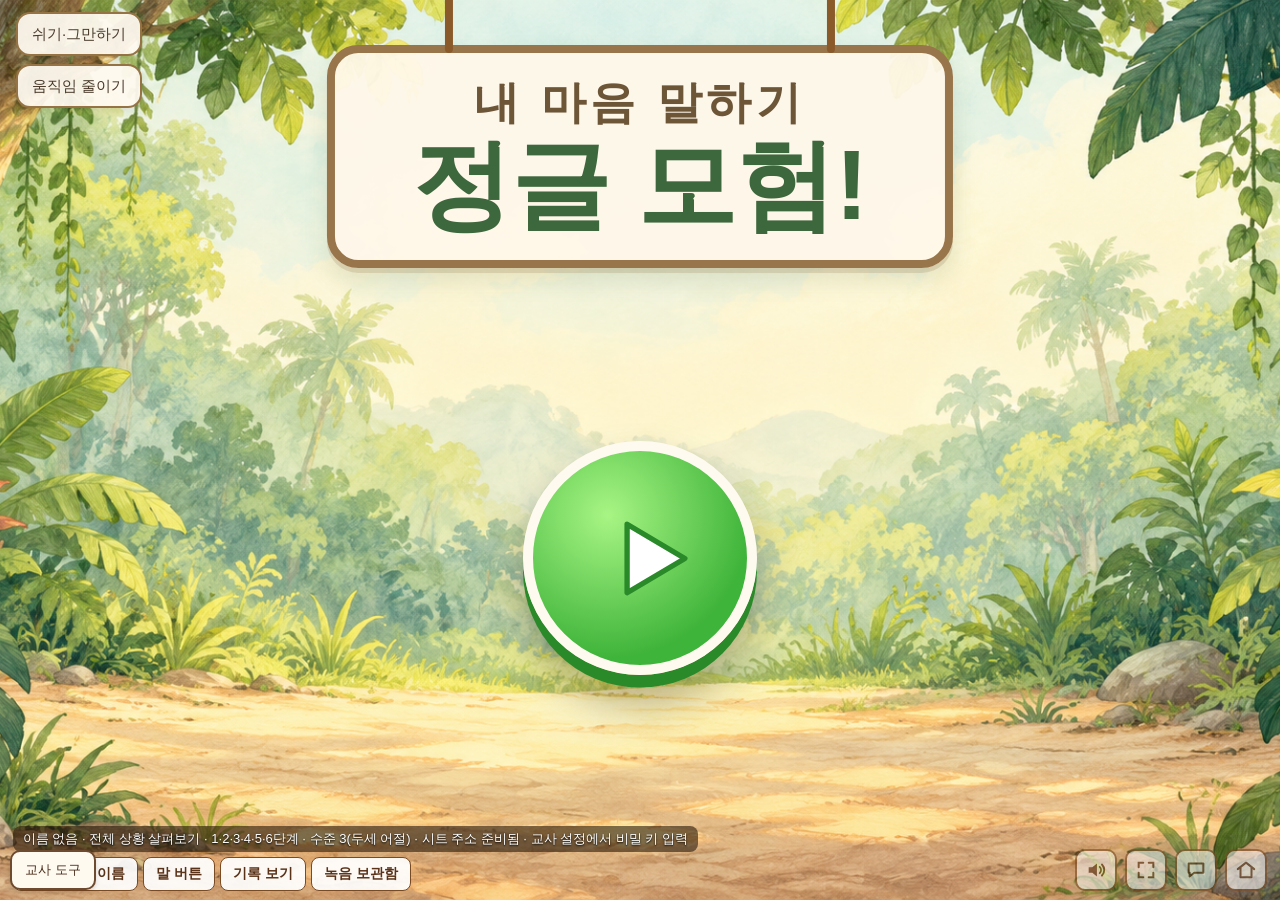
<file: index.html>
<!DOCTYPE html>
<html lang="ko">
<head>
<meta charset="UTF-8">
<meta name="viewport" content="width=device-width, initial-scale=1, viewport-fit=cover">
<meta name="theme-color" content="#7fd8ff">
<title>내 마음 말하기 정글 모험</title>
<script src="listen-guard.js?v=single-voice-3"></script>
<script src="practice-recorder.js"></script>
<script src="motion-sync.js?v=3"></script>
<style>
:root{--ink:#4a2b1a}
*{box-sizing:border-box;-webkit-tap-highlight-color:transparent}
html,body{margin:0;height:100%;overflow:hidden;background:#9fdc7a;
  font-family:"Jua","Apple SD Gothic Neo","Malgun Gothic","Noto Sans KR","Nanum Gothic",sans-serif;
  user-select:none;-webkit-user-select:none;-webkit-touch-callout:none;overscroll-behavior:none}
button{font-family:inherit;border:0;padding:0;background:none;cursor:pointer;touch-action:manipulation;color:inherit}
#app{position:fixed;inset:0;overflow:hidden}
#bg,#stage,#overlay{position:absolute;inset:0}
#bg svg{width:100%;height:100%;display:block}
#bg img{width:100%;height:100%;object-fit:cover;display:block}
#stage{z-index:2}
#confetti{position:absolute;inset:0;z-index:12;pointer-events:none}
#overlay{z-index:10;pointer-events:none;display:flex;align-items:center;justify-content:center;transition:background .3s}
#overlay.show{pointer-events:auto}
#overlay.dim{background:rgba(25,55,20,.42)}

/* 배경 움직임 */
.sway{transform-box:fill-box;transform-origin:50% 60%;animation:sway 4s ease-in-out infinite alternate}
.leafTop{transform-box:fill-box;transform-origin:0 50%;animation:sway 5s ease-in-out infinite alternate}
.cloud{animation:drift 26s ease-in-out infinite alternate}
@keyframes sway{from{transform:rotate(-2.5deg)}to{transform:rotate(2.5deg)}}
@keyframes drift{from{transform:translateX(-50px)}to{transform:translateX(70px)}}

/* 캐릭터 */
.char{position:absolute;bottom:7vh;height:min(46vh,40vw);aspect-ratio:200/240;z-index:3}
.char.pos-left{left:5vw}
.char.pos-right{right:5vw}
.char.pos-near{left:calc(5vw + min(46vh,40vw) * 0.8)}
.mover,.inner{position:absolute;inset:0}
.mover{transform-origin:50% 100%}
.inner{transform-origin:50% 100%}
.inner svg,.inner img,.pick-char svg,.layer > svg{width:100%;height:100%;display:block;overflow:visible}
.char-img{object-fit:contain}

.armL,.armR{transition:transform .35s cubic-bezier(.3,1.6,.5,1)}
.pose-up .armL{transform:rotate(140deg)} .pose-up .armR{transform:rotate(-140deg)}
.pose-stop .armR{transform:rotate(-125deg)}
.pose-throw .armR{transform:rotate(-155deg)} .pose-throw .armL{transform:rotate(25deg)}
.pose-push .armR{transform:rotate(-62deg)} .pose-push .armL{transform:rotate(-112deg)}
.reach .armL{transform:rotate(62deg)}
.reachR .armR{transform:rotate(-62deg)}
.pose-raise .armR{transform:rotate(-150deg)}
/* 팔로 X — 평소 팔은 숨기고 가슴 앞에서 엇갈린 팔을 보여 줌 */
.xarms{display:none}
.pose-x .xarms{display:inline}
.pose-x .armL,.pose-x .armR{display:none}
.breathe{animation:breathe 1.3s ease-in-out}
.breathe-loop{animation:breathe 3s ease-in-out infinite}
@keyframes breathe{0%,100%{transform:scale(1)}45%{transform:scale(1.07,1.05)}}
.wave .armR{animation:waveR .45s ease-in-out infinite alternate}
.poke .armL{animation:pokeA .35s ease-in-out infinite alternate}
.cheer .armL{animation:cheerL .35s ease-in-out infinite alternate}
.cheer .armR{animation:cheerR .35s ease-in-out infinite alternate}
.wave-hi .armR{animation:waveR .4s ease-in-out infinite alternate}
@keyframes waveR{from{transform:rotate(-95deg)}to{transform:rotate(-140deg)}}
@keyframes pokeA{from{transform:rotate(45deg)}to{transform:rotate(76deg)}}
@keyframes cheerL{from{transform:rotate(110deg)}to{transform:rotate(150deg)}}
@keyframes cheerR{from{transform:rotate(-110deg)}to{transform:rotate(-150deg)}}

.bob{animation:bob 1.6s ease-in-out infinite}
.shake-no{animation:shakeNo .5s ease-in-out infinite}
.jump{animation:jump .65s cubic-bezier(.3,.7,.4,1) infinite}
.poke-move{animation:pokeMove .7s ease-in-out infinite}
@keyframes bob{0%,100%{transform:translateY(0) scale(1,1)}50%{transform:translateY(-2.5%) scale(1.01,.99)}}
@keyframes shakeNo{0%,100%{transform:rotate(0)}25%{transform:rotate(-6deg)}75%{transform:rotate(6deg)}}
@keyframes jump{0%,100%{transform:translateY(0) scale(1.03,.97)}45%{transform:translateY(-16%) scale(.97,1.03)}}
@keyframes pokeMove{0%,100%{transform:translateX(0)}50%{transform:translateX(-7%) rotate(-3deg)}}

.enter-right{animation:enterRight 1.3s cubic-bezier(.25,.8,.35,1) both}
.enter-left{animation:enterLeft 1s cubic-bezier(.25,.8,.35,1) both}
.exit-right{animation:exitRight 1.2s ease-in both}
.lean-in{transform:translateX(-10%) rotate(-5deg);transition:transform .5s cubic-bezier(.3,1.5,.5,1)}
.recoil{animation:recoil .8s cubic-bezier(.3,1.4,.5,1) both}
.jolt{animation:jolt .3s ease-out}
.flinch{animation:flinch .5s ease-out both}
@keyframes enterRight{0%{transform:translate(70vw,0)}15%{transform:translate(56vw,-7%)}30%{transform:translate(42vw,0)}45%{transform:translate(29vw,-7%)}60%{transform:translate(17vw,0)}75%{transform:translate(7vw,-5%)}88%{transform:translate(1vw,0)}100%{transform:translate(0,0)}}
@keyframes enterLeft{0%{transform:translate(-50vw,0)}25%{transform:translate(-34vw,-7%)}50%{transform:translate(-18vw,0)}75%{transform:translate(-6vw,-5%)}100%{transform:translate(0,0)}}
@keyframes exitRight{0%{transform:translate(0,0)}20%{transform:translate(8vw,-6%)}40%{transform:translate(22vw,0)}60%{transform:translate(38vw,-6%)}80%{transform:translate(55vw,0)}100%{transform:translate(85vw,0)}}
@keyframes recoil{0%{transform:translateX(-10%) rotate(-5deg)}35%{transform:translateX(22%) rotate(12deg)}100%{transform:translateX(16%) rotate(3deg)}}
@keyframes jolt{0%{transform:translateX(0)}30%{transform:translateX(-4%) rotate(-3deg)}100%{transform:translateX(0)}}
@keyframes flinch{0%{transform:translateX(0)}40%{transform:translateX(10%) rotate(6deg)}100%{transform:translateX(6%) rotate(2deg)}}

.char.tap-me .inner::after{content:"";position:absolute;left:12%;right:12%;top:8%;height:58%;border-radius:50%;border:1vmin dashed #fff;box-shadow:0 0 0 .6vmin rgba(255,224,0,.7);animation:pulse 1s ease-in-out infinite}

/* 소품 */
.prop{position:absolute;z-index:2}
.prop svg,.prop img{width:100%;height:auto;display:block}
.prop.held{left:-26%;top:44%;width:40%;animation:wiggle 1.2s ease-in-out infinite}
.prop.hold-stop{left:62%;top:-22%;width:52%;animation:popIn .4s cubic-bezier(.3,1.6,.5,1) both}
.toys{position:absolute;bottom:6vh;left:calc(5vw + min(46vh,40vw) * 0.72);display:flex;align-items:flex-end;gap:1vw;z-index:4}
.toy{width:min(20vh,17vw)} .toy.clay{width:min(18vh,15vw)}
.toy svg,.toy img{width:100%;height:auto;display:block}
.toys.play .toy{animation:wiggle 1.4s ease-in-out infinite} .toys.play .toy.clay{animation-delay:.3s}
.toys.tug{animation:tug .35s ease-in-out infinite}
.toys.safe .toy{animation:hop .6s ease-out 2}
@keyframes tug{0%,100%{transform:translateX(0)}50%{transform:translateX(1.2vw)}}

/* 말풍선·효과 */
.bubble{position:absolute;bottom:88%;background:#fff;border:.6vmin solid var(--ink);border-radius:4vmin;padding:1.4vmin 2vmin;display:flex;flex-direction:column;align-items:center;z-index:5;animation:popIn .4s cubic-bezier(.3,1.6,.5,1) both;box-shadow:0 .8vmin 0 rgba(0,0,0,.15)}
.bubble.right{left:58%} .bubble.left{right:58%}
.bubble::after{content:"";position:absolute;bottom:-1.9vmin;width:3vmin;height:3vmin;background:#fff;border-right:.6vmin solid var(--ink);border-bottom:.6vmin solid var(--ink);transform:rotate(45deg)}
.bubble.right::after{left:3vmin} .bubble.left::after{right:3vmin}
.b-icon{width:min(13vh,11vw)} .b-icon svg,.b-icon img{width:100%;height:auto;display:block}
.b-text{font-size:min(4.6vh,3.4vw);color:var(--ink);font-weight:900;line-height:1.25;text-align:center;white-space:normal;word-break:keep-all;width:max-content;max-width:min(34vw,60vh)}
.bubble.answer{border-color:#c0392b;border-width:.8vmin}
.bubble.answer .b-text{color:#c0392b;margin-top:.6vh}
.emote{position:absolute;left:62%;top:-4%;width:22%;z-index:6;animation:emoteUp 1.8s ease-out both;pointer-events:none}
.emote svg{width:100%;height:auto;display:block}
@keyframes emoteUp{0%{transform:translateY(20%) scale(.3);opacity:0}20%{transform:translateY(0) scale(1.1);opacity:1}80%{opacity:1}100%{transform:translateY(-40%) scale(1);opacity:0}}
.spark{position:absolute;width:5vmin;height:5vmin;margin:-2.5vmin;z-index:7;pointer-events:none;animation:spark 1.1s ease-out both}
.spark svg,.pokefx svg,.floaty-icon svg{width:100%;height:100%;display:block}
@keyframes spark{0%{transform:translate(0,0) scale(.2) rotate(0);opacity:1}70%{opacity:1}100%{transform:translate(var(--dx),var(--dy)) scale(1) rotate(180deg);opacity:0}}
.pokefx{position:absolute;width:7vmin;height:7vmin;margin:-3.5vmin;z-index:7;pointer-events:none;animation:pokefx .5s ease-out both}
@keyframes pokefx{0%{transform:scale(.2) rotate(0);opacity:1}100%{transform:scale(1.2) rotate(40deg);opacity:0}}
.floaty-icon{position:absolute;width:7vmin;height:7vmin;margin-left:-3.5vmin;z-index:7;pointer-events:none;animation:floatUp 2s ease-out both}
@keyframes floatUp{0%{transform:translateY(0) scale(.3);opacity:0}20%{opacity:1;transform:translateY(-2vh) scale(1.1)}100%{transform:translateY(-16vh) scale(1);opacity:0}}

/* 공통 키프레임 */
@keyframes popIn{0%{transform:scale(0);opacity:0}100%{transform:scale(1);opacity:1}}
@keyframes popOut{to{transform:scale(0);opacity:0}}
@keyframes wiggle{0%,100%{transform:rotate(-4deg)}50%{transform:rotate(4deg)}}
@keyframes hop{0%,100%{transform:translateY(0)}50%{transform:translateY(-3vh)}}
@keyframes pulse{0%,100%{transform:scale(1)}50%{transform:scale(1.08)}}

/* 나무 판자 */
.wood{background:repeating-linear-gradient(175deg,rgba(255,255,255,.07) 0 .8vmin,rgba(0,0,0,.05) .8vmin 2vmin),linear-gradient(180deg,#e0a35a,#b8733a);
  border:.9vmin solid #7a4a22;border-radius:3.5vmin;box-shadow:inset 0 .6vmin 0 rgba(255,255,255,.35),0 1.2vmin 0 #6b3f1c,0 2.4vmin 3vmin rgba(0,0,0,.25);color:#fff8e6;text-shadow:0 .45vmin 0 #6b3f1c}

/* 인트로 */
.title{position:absolute;top:5vh;left:50%;padding:2.2vh 6vw 2.6vh;text-align:center;white-space:nowrap;transform-origin:50% -10vh;animation:titleDrop 1s cubic-bezier(.3,1.5,.5,1) both,swing 4s 1s ease-in-out infinite;z-index:4}
.title::before,.title::after{content:"";position:absolute;top:-9vh;width:.9vmin;height:9vh;background:#8a5a2b;border-radius:1vmin}
.title::before{left:18%} .title::after{right:18%}
@keyframes titleDrop{0%{transform:translate(-50%,-45vh)}100%{transform:translate(-50%,0)}}
@keyframes swing{0%,100%{transform:translate(-50%,0) rotate(-1.5deg)}50%{transform:translate(-50%,0) rotate(1.5deg)}}
.t-top{font-size:min(5vh,4.2vw);font-weight:800;letter-spacing:.1em}
.t-main{font-size:min(11vh,9vw);font-weight:900;line-height:1.05}
.startBtn{position:absolute;left:50%;top:62%;width:min(26vh,26vw);aspect-ratio:1;margin-left:calc(min(26vh,26vw) / -2);margin-top:calc(min(26vh,26vw) / -2);border-radius:50%;
  background:radial-gradient(circle at 35% 30%,#a8f584,#3fb43a 70%);border:1.2vmin solid #fff;box-shadow:0 1.4vmin 0 #2a8a2a,0 3vh 5vh rgba(0,0,0,.3);animation:pulse 1.4s ease-in-out infinite;z-index:5;display:flex;align-items:center;justify-content:center}
.startBtn svg{width:50%;margin-left:8%}
.startBtn.gone{animation:popOut .35s both;pointer-events:none}
.picks{position:absolute;left:0;right:0;top:42vh;display:flex;justify-content:center;gap:4vw;z-index:5}
.pick{position:relative;width:min(30vh,26vw);aspect-ratio:1;border-radius:50%;background:radial-gradient(circle,#fffdf2 55%,#ffe7b0);border:1.2vmin solid var(--c);
  box-shadow:0 1.2vmin 0 rgba(0,0,0,.18),0 2.5vh 4vh rgba(0,0,0,.25);animation:popIn .5s cubic-bezier(.3,1.6,.5,1) both}
.pick-char{position:absolute;left:8%;right:8%;bottom:6%;top:-16%;animation:bob 1.6s ease-in-out infinite}
.pick:nth-child(2) .pick-char{animation-delay:.3s} .pick:nth-child(3) .pick-char{animation-delay:.6s}
.pick-name{position:absolute;bottom:-5.5vh;left:0;right:0;font-size:min(3vh,2.6vw);color:#fff;text-shadow:0 2px 0 #5a3218,0 0 6px rgba(0,0,0,.4);font-weight:800}
.pick.chosen{animation:chosenPick .7s cubic-bezier(.3,1.6,.5,1) both}
@keyframes chosenPick{to{transform:scale(1.25)}}
.pick.out{transition:.4s;opacity:0;transform:scale(.5)}
.tpanel{position:absolute;left:1vw;bottom:1vh;z-index:20;display:flex;flex-direction:column;gap:5px;font-size:12px;color:#fff;text-shadow:0 1px 2px #000}
.tp-sum{background:rgba(40,25,10,.6);padding:4px 10px;border-radius:8px;align-self:flex-start;font-size:13px}
.tp-row{display:flex;gap:5px;align-items:center;flex-wrap:wrap}
.tpanel button{background:rgba(255,255,255,.92);color:#5a3218;border:1.5px solid #7a4a22;border-radius:8px;padding:5px 9px;font-size:12px;text-shadow:none}
.tp-row:nth-child(2) button{font-size:14px;padding:7px 12px;font-weight:800}
.warn{position:absolute;left:1vw;bottom:16vh;z-index:20;max-width:46vw;background:rgba(255,245,220,.95);border:1.5px solid #c0392b;border-radius:8px;padding:6px 10px;font-size:12px;color:#7a2a1a}

/* 챕터 카드 */
.chapcard{position:absolute;left:50%;top:38%;z-index:8;display:flex;align-items:center;gap:3vw;padding:3vh 5vw;transform:translate(-50%,-50%);animation:ccIn .6s cubic-bezier(.3,1.5,.5,1) both}
.cc-num{width:min(16vh,13vw);aspect-ratio:1;border-radius:50%;background:#fff8e6;color:#b8733a;display:flex;align-items:center;justify-content:center;font-size:min(11vh,9vw);font-weight:900;text-shadow:none;border:.8vmin solid #7a4a22}
.cc-icon{width:min(16vh,13vw)} .cc-icon svg{width:100%;height:auto;display:block}
.chapcard.out{animation:ccOut .45s ease-in both}
@keyframes ccIn{0%{transform:translate(-50%,-160%) rotate(-8deg);opacity:0}100%{transform:translate(-50%,-50%) rotate(0);opacity:1}}
@keyframes ccOut{from{transform:translate(-50%,-50%) scale(1);opacity:1}to{transform:translate(-50%,-50%) scale(.3);opacity:0}}

/* 선택 카드 */
.choices{display:flex;gap:5vw;align-items:center;justify-content:center}
.card{position:relative;width:min(40vw,60vh);aspect-ratio:1/1.08;background:linear-gradient(#fffdf5,#fff3d6);border-radius:5vmin;border:1.1vmin solid #e7a955;
  box-shadow:0 1.4vmin 0 #b9772f,0 3vh 5vh rgba(0,0,0,.3);animation:cardIn .55s cubic-bezier(.3,1.5,.5,1) both,floaty 2.6s ease-in-out infinite;
  display:flex;flex-direction:column;align-items:center;justify-content:center;overflow:hidden;transition:opacity .3s,filter .3s}
.card .card-art{position:relative;width:92%;aspect-ratio:1/1}
.layer{position:absolute}
.layer > .inner{position:absolute;inset:0}
.card-note{position:absolute;bottom:1.1vh;font-size:min(2.2vh,2vw);color:#9a7448}
.card.nope{animation:nope .5s ease-in-out;filter:saturate(.45) brightness(.96)}
.card.hint{border-color:#ffd000;box-shadow:0 1.4vmin 0 #d4a100,0 0 0 1.4vmin rgba(255,224,0,.55),0 0 8vmin #ffe14d;animation:hintPulse 1s ease-in-out infinite}
.card.chosen{animation:chosen .6s cubic-bezier(.3,1.6,.5,1) both;border-color:#55c24a}
.card.fade{opacity:.25;filter:grayscale(.6)}
.flyer{animation:flyer 1s ease-in-out infinite}
@keyframes cardIn{0%{transform:translateY(40vh) scale(.6);opacity:0}100%{transform:translateY(0) scale(1);opacity:1}}
@keyframes floaty{0%,100%{transform:translateY(0)}50%{transform:translateY(-1.2vh)}}
@keyframes nope{0%,100%{transform:translateX(0)}20%{transform:translateX(-2vw) rotate(-2deg)}40%{transform:translateX(1.6vw) rotate(2deg)}60%{transform:translateX(-1vw)}80%{transform:translateX(.6vw)}}
@keyframes hintPulse{0%,100%{transform:scale(1)}50%{transform:scale(1.05)}}
@keyframes chosen{0%{transform:scale(1)}50%{transform:scale(1.15)}100%{transform:scale(1.08)}}
@keyframes flyer{0%,100%{transform:translate(0,0) rotate(20deg)}50%{transform:translate(6%,-6%) rotate(40deg)}}

/* 교사 게이트 */
.gate{position:absolute;inset:0;display:flex;flex-direction:column;align-items:center;justify-content:center;gap:2.5vh}
.gate-board{display:flex;align-items:center;gap:3vw;padding:3vh 4vw;background:#fffaf0;border-radius:5vmin;border:1vmin solid #ffd36b;box-shadow:0 1.4vmin 0 #e0a83a,0 3vh 6vh rgba(0,0,0,.3);animation:popIn .5s cubic-bezier(.3,1.5,.5,1) both}
.gate-hero{position:relative;width:min(30vh,26vw);aspect-ratio:200/240}
.gate-right{display:flex;flex-direction:column;align-items:center;gap:2.4vh}
.gate-icon{width:min(15vh,13vw)} .gate-icon svg{width:100%;height:auto;display:block}
.chips{display:flex;gap:1.4vw}
.chip{font-size:min(10vh,8vw);font-weight:900;color:#8a5a2a;background:#fff;border:.8vmin solid #f0c27a;border-radius:2.5vmin;padding:.4vh 2vw;transition:transform .25s cubic-bezier(.3,1.6,.5,1),background .2s,color .2s;white-space:nowrap}
.chip.lit{background:#ffe066;transform:scale(1.15) translateY(-1vh);color:#c0392b;border-color:#f4a91d}
.gate.listening .chips{animation:listen 1.6s ease-in-out infinite}
@keyframes listen{0%,100%{transform:scale(1)}50%{transform:scale(1.06)}}
.replay{width:min(13vh,11vw);aspect-ratio:1;border-radius:50%;background:#4fc3f7;border:.8vmin solid #fff;box-shadow:0 1vmin 0 #2b8fc4;display:flex;align-items:center;justify-content:center}
.replay svg{width:62%}
.replay:active{transform:scale(.94)}
.gate-note{font-size:min(2.4vh,16px);color:#fff;text-shadow:0 1px 3px rgba(0,0,0,.6)}
.teacher-next{position:fixed;top:1.2vh;right:1.2vw;z-index:40;background:rgba(255,255,255,.94);border:2px solid #7a4a22;border-radius:12px;padding:8px 14px;font-size:15px;color:#5a3218;overflow:hidden;display:flex;flex-direction:column;align-items:center;line-height:1.25}
.teacher-next small{font-size:11px;opacity:.7}
.fill{position:absolute;left:0;top:0;bottom:0;width:100%;background:#8fe07a;transform:scaleX(0);transform-origin:left;z-index:0}
.lbl{position:relative;z-index:1}

/* 큰 행동 버튼 (팔로 X · 숨쉬기 · 하지 마세요) */
.bigbtn{position:absolute;left:73vw;top:44vh;width:min(34vh,24vw);aspect-ratio:1;margin-left:calc(min(34vh,24vw) / -2);margin-top:calc(min(34vh,24vw) / -2);z-index:6;transform:scale(var(--s,1));transition:transform .35s cubic-bezier(.3,1.6,.5,1),opacity .5s}
.bs-a{width:100%;height:100%;animation:popIn .5s cubic-bezier(.3,1.6,.5,1) both}
.bs-b{width:100%;height:100%;filter:drop-shadow(0 1.4vmin 0 rgba(0,0,0,.25))}
.bs-b svg,.bs-b img{width:100%;height:100%;display:block}
.bigbtn.ready:not(.busy) .bs-b{animation:pulse 1.1s ease-in-out infinite}
.bigbtn.busy .bs-b{filter:drop-shadow(0 1.4vmin 0 rgba(0,0,0,.25)) brightness(.88)}
.bigbtn.hit .bs-b{animation:hit .4s ease-out}
.bigbtn.done{opacity:0;transform:scale(2);pointer-events:none}
@keyframes hit{0%{transform:scale(1)}30%{transform:scale(.86)}100%{transform:scale(1)}}

/* 엔딩 */
.party{position:absolute;left:0;right:0;bottom:6vh;display:flex;justify-content:center;align-items:flex-end;gap:1vw;z-index:4}
.pc{position:relative;width:min(20vh,16vw);aspect-ratio:200/240}
.pc.hero{width:min(30vh,22vw)}
.pc .inner{animation:jump .7s cubic-bezier(.3,.7,.4,1) infinite}
.stamp{position:absolute;left:50%;top:3vh;width:min(36vh,30vw);margin-left:calc(min(36vh,30vw) / -2);z-index:7;animation:stamp .5s cubic-bezier(.5,0,.5,1.3) both}
.stamp svg{width:100%;height:auto;display:block}
@keyframes stamp{0%{transform:scale(3) rotate(-30deg);opacity:0}70%{transform:scale(.92) rotate(-8deg);opacity:1}100%{transform:scale(1) rotate(0)}}
.againBtn{position:absolute;right:4vw;top:12vh;z-index:8;display:flex;flex-direction:column;align-items:center;gap:1vh;animation:popIn .5s cubic-bezier(.3,1.6,.5,1) both}
.againBtn .ab{width:min(16vh,14vw);aspect-ratio:1;border-radius:50%;background:radial-gradient(circle at 35% 30%,#a8f584,#3fb43a 70%);border:1vmin solid #fff;box-shadow:0 1.2vmin 0 #2a8a2a;display:flex;align-items:center;justify-content:center;animation:pulse 1.4s ease-in-out infinite}
.againBtn .ab svg{width:60%}
.againBtn span{font-size:min(2.2vh,15px);color:#fff;text-shadow:0 1px 3px rgba(0,0,0,.7)}
.teacherLog{position:absolute;left:1vw;top:5.5vh;z-index:20;background:rgba(255,255,255,.9);border:1.5px solid #7a4a22;border-radius:10px;padding:8px 10px;font-size:12px;color:#5a3218;white-space:pre-line;max-width:38vw;line-height:1.5}
.teacherLog button{display:block;margin-top:6px;background:#fff3d6;border:1.5px solid #7a4a22;border-radius:6px;padding:3px 8px;font-size:12px;color:#5a3218}
.teacherLog .sync{margin-top:4px;color:#2e7d32}
.teacherLog .sync.bad{color:#c0392b;font-weight:800}

/* 해설 자막판 (위쪽) · 교사용 표시 */
#caption{position:absolute;left:0;right:0;margin:0 auto;width:max-content;top:1.5vh;z-index:15;background:rgba(255,253,245,.95);color:var(--ink);font-size:min(4.2vh,3vw);font-weight:900;line-height:1.3;padding:1vh 2.4vw;border-radius:2.5vmin;border:.6vmin solid #b8733a;box-shadow:0 .8vmin 0 rgba(0,0,0,.15);max-width:min(56vw,calc(100vw - 340px));text-align:center;word-break:keep-all;pointer-events:none;animation:popIn .3s both}
#caption:empty{display:none}
#chapLabel{position:absolute;left:1vw;bottom:1vh;z-index:15;background:rgba(255,255,255,.75);color:#5a3218;font-size:min(1.8vh,12px);padding:3px 9px;border-radius:8px;pointer-events:none;max-width:60vw}
#chapLabel:empty{display:none}
#tbar{position:absolute;right:1vw;bottom:1vh;z-index:30;display:flex;gap:8px;opacity:.6}
#tbar:hover,#tbar:focus-within{opacity:1}
#tbar button{position:relative;width:42px;height:42px;border-radius:10px;background:rgba(255,255,255,.88);border:2px solid #7a4a22;overflow:hidden;display:flex;flex-direction:column;align-items:center;justify-content:center}
#tbar svg{width:22px;height:22px;position:relative;z-index:1}
#tbar small{position:relative;z-index:1;font-size:8px;color:#c0392b;line-height:1}

/* 목소리 도움말 띠 */
.sbanner{position:fixed;left:0;right:0;top:1.2vh;margin:auto;width:min(760px,94vw);z-index:70;background:#fffaf0;border:3px solid #c0392b;border-radius:14px;padding:10px 14px;box-shadow:0 6px 18px rgba(0,0,0,.25);color:var(--ink);font-size:15px;line-height:1.45;animation:popIn .3s both}
.sb-t{font-weight:900}
.sb-b{display:flex;gap:8px;margin:8px 0 4px;flex-wrap:wrap}
.sb-chrome{display:inline-block;background:#3fb43a;color:#fff;font-weight:900;text-decoration:none;border-radius:10px;padding:10px 18px;font-size:17px;box-shadow:0 4px 0 #2a8a2a}
.sb-x{background:#fff;border:2px solid #7a4a22;border-radius:10px;padding:8px 14px;font-size:15px;color:#5a3218}
.sb-s{font-size:12px;opacity:.8}

/* 숨쉬기 안내 원 */
.breathring{position:absolute;width:min(20vh,15vw);aspect-ratio:1;margin-left:calc(min(20vh,15vw) / -2);margin-top:calc(min(20vh,15vw) / -2);z-index:5;pointer-events:none;animation:popIn .4s both}
.br-c{position:absolute;inset:0;border-radius:50%;background:radial-gradient(circle,rgba(255,255,255,.9),rgba(129,212,250,.75) 60%,rgba(41,182,246,.55));border:.8vmin solid #fff;box-shadow:0 0 4vmin rgba(41,182,246,.6);transform:scale(.8)}
.breathring.in .br-c{transform:scale(1.9);transition:transform var(--in) ease-in-out}
.breathring.out .br-c{transform:scale(.8);transition:transform var(--out) ease-in-out}
.breathring.done{animation:popOut .4s both}
.br-n{position:absolute;left:0;right:0;bottom:-9vh;text-align:center;font-size:min(3.4vh,2.6vw);color:#0277bd;letter-spacing:.3em;text-shadow:0 1px 0 #fff}
.inner.breath{transition:transform 3s ease-in-out}
.inner.breath.inhale{transform:scale(1.05,1.08)}
.inner.breath.exhale{transform:scale(1);transition-duration:3.5s}

/* 학생 이름 쓰기 */
.title.up{opacity:0;transition:opacity .3s}
.namebox{position:absolute;left:0;right:0;top:20vh;margin:auto;width:min(74vw,110vh);padding:3.5vh 4vw;z-index:6;display:flex;flex-direction:column;align-items:center;gap:2.6vh;animation:popIn .45s cubic-bezier(.3,1.5,.5,1) both}
.namebox.nope{animation:nope .45s ease-in-out}
.namebox.gone{animation:popOut .35s .6s both}
.nb-q{font-size:min(7vh,5.4vw);font-weight:900}
.nb-in{width:100%;font:inherit;font-size:min(11vh,8vw);font-weight:900;text-align:center;color:var(--ink);background:#fffdf5;border:1vmin solid #7a4a22;border-radius:3vmin;padding:1vh 2vw;outline:none;user-select:text;-webkit-user-select:text;text-shadow:none}
.nb-in:focus{border-color:#ffd000;box-shadow:0 0 0 1vmin rgba(255,224,0,.5)}
.nb-ok{width:min(18vh,14vw);aspect-ratio:1;border-radius:50%;background:radial-gradient(circle at 35% 30%,#a8f584,#3fb43a 70%);border:1vmin solid #fff;box-shadow:0 1.2vmin 0 #2a8a2a;display:flex;align-items:center;justify-content:center;animation:pulse 1.4s ease-in-out infinite}
.nb-ok svg{width:50%;margin-left:8%}

/* 사회적 상황 이야기 책 */
.book{position:absolute;inset:0;z-index:5;display:flex;align-items:center;justify-content:center}
.bk-page{position:relative;width:min(80vw,140vh);height:min(86vh,62vw);background:#fffdf5;border:1.2vmin solid #b8733a;border-radius:4vmin;box-shadow:0 1.6vmin 0 #7a4a22,0 3vh 6vh rgba(0,0,0,.3);display:flex;flex-direction:column;overflow:hidden}
.bk-page.turn{animation:turnIn .45s cubic-bezier(.3,1.3,.5,1)}
@keyframes turnIn{0%{transform:translateX(4vw) rotateY(-12deg);opacity:.2}100%{transform:none;opacity:1}}
.bk-art{position:relative;flex:1 1 auto;min-height:0;margin:2vmin 2vmin 0;border-radius:3vmin;background:linear-gradient(#c9f2ff,#eaffdc 66%,#b9e59a 66%,#a3d985);overflow:hidden}
.bk-ch{position:absolute;bottom:3%;height:90%;aspect-ratio:200/240}
.bk-ch.l{left:10%} .bk-ch.r{right:10%} .bk-ch.c{left:0;right:0;margin:auto}
.bk-ch .inner svg{width:100%;height:100%}
.bk-ic{position:absolute;left:0;right:0;margin:auto;top:6%;width:min(22vh,16vw)}
.bk-ic.side{left:auto;right:12%;margin:0;top:10%}
.bk-ic svg,.bk-ic img{width:100%;height:auto;display:block}
.bk-text{flex:0 0 auto;min-height:24%;display:flex;align-items:center;justify-content:center;padding:1.4vh 9vw 3.4vh;font-size:min(5.6vh,3.8vw);font-weight:900;color:var(--ink);text-align:center;word-break:keep-all;line-height:1.3}
.bk-page.cover .bk-text{font-size:min(8vh,5.6vw);color:#b8733a}
.bk-tag{position:absolute;top:3vmin;left:3.5vmin;font-size:12px;background:rgba(255,255,255,.9);border:1px solid #d7b88a;border-radius:8px;padding:2px 8px;color:#7a4a22;pointer-events:none}
.bk-tag:empty{display:none}
.bk-say{position:absolute;right:2.2vmin;bottom:2.2vmin;width:min(9vh,7vw);aspect-ratio:1;border-radius:50%;background:#4fc3f7;border:.6vmin solid #fff;box-shadow:0 .8vmin 0 #2b8fc4;display:flex;align-items:center;justify-content:center}
.bk-say svg{width:62%}
.bk-dots{position:absolute;left:0;right:0;bottom:1.4vh;display:flex;justify-content:center;gap:6px;pointer-events:none}
.bk-dots i{width:1.4vmin;height:1.4vmin;border-radius:50%;background:#e3cfa8}
.bk-dots i.on{background:#b8733a;transform:scale(1.4)}
.bk-nav{position:absolute;top:50%;width:min(14vh,9vw);aspect-ratio:1;margin-top:calc(min(14vh,9vw) / -2);border-radius:50%;background:radial-gradient(circle at 35% 30%,#ffe082,#ffb300 70%);border:.9vmin solid #fff;box-shadow:0 1vmin 0 #c77800,0 2vh 3vh rgba(0,0,0,.25);display:flex;align-items:center;justify-content:center;z-index:6}
.bk-nav svg{width:55%;margin-left:8%}
.bk-prev{left:1.2vw;transform:scaleX(-1)} .bk-next{right:1.2vw}
.book.read .bk-next{animation:pulse 1s ease-in-out infinite}
.bk-next.locked{filter:grayscale(1) brightness(1.05);opacity:.45}
.bk-next.nudge{animation:nope .45s ease-in-out}
.bk-next.go.nudge{animation:none}
.bk-next.go{width:auto;height:auto;aspect-ratio:auto;margin-top:0;transform:translateY(-50%);padding:1.4vh 2vw;border-radius:5vmin;gap:.6vw;background:radial-gradient(circle at 35% 30%,#a8f584,#3fb43a 70%);box-shadow:0 1vmin 0 #2a8a2a;flex-direction:column}
.bk-next.go svg{width:min(8vh,6vw)}
.bk-next.go span{font-size:min(2.6vh,15px);color:#fff;font-weight:900;text-shadow:0 1px 2px rgba(0,0,0,.4);white-space:nowrap}
.book.read .bk-next.go{animation:pulseY 1s ease-in-out infinite}
@keyframes pulseY{0%,100%{transform:translateY(-50%) scale(1)}50%{transform:translateY(-50%) scale(1.08)}}

/* 상황 고르기 */
.menu-h{position:absolute;top:3vh;left:0;right:0;margin:auto;width:max-content;padding:1.4vh 5vw;font-size:min(6vh,4.6vw);font-weight:900;z-index:4;animation:popIn .5s cubic-bezier(.3,1.5,.5,1) both}
.mgrid{position:absolute;top:18vh;bottom:9vh;left:5vw;right:5vw;display:grid;grid-template-columns:repeat(3,1fr);grid-auto-rows:1fr;gap:2.6vmin;align-content:center;z-index:4}
.mcard{position:relative;background:#fffdf5;border-radius:4vmin;border:1vmin solid #e7a955;box-shadow:0 1.2vmin 0 #b9772f,0 2vh 3vh rgba(0,0,0,.2);display:flex;flex-direction:column;align-items:center;justify-content:center;gap:1vh;padding:1.5vmin;min-height:0;animation:cardIn .5s cubic-bezier(.3,1.5,.5,1) both}
.mcard.done{background:#f1ffe8;border-color:#7ed957;box-shadow:0 1.2vmin 0 #4caf50,0 2vh 3vh rgba(0,0,0,.2)}
.mcard.picked{animation:chosen .6s cubic-bezier(.3,1.6,.5,1) both;border-color:#55c24a}
.mc-ic{flex:1 1 0;min-height:0;width:100%;display:flex;align-items:center;justify-content:center}
.mc-ic > svg,.mc-ic > img{height:100%;width:auto;max-width:100%;display:block}
.mface{height:100%;aspect-ratio:200/240} .mface svg{width:100%;height:100%}
.mc-t{font-size:min(3.6vh,2.6vw);font-weight:900;color:#5a3218;text-align:center;word-break:keep-all;line-height:1.2}
.mc-done{position:absolute;top:-2.4vmin;right:-2.4vmin;width:min(11vh,8vw);animation:stamp .5s both}
.mc-done svg{width:100%;height:auto;display:block}
.mc-quick{position:absolute;left:1.6vmin;top:1.4vmin;font-size:11px;background:rgba(255,255,255,.95);border:1.5px solid #7a4a22;border-radius:8px;padding:2px 7px;color:#5a3218}
.menu-end{position:absolute;right:3vw;top:3vh;z-index:5;display:flex;flex-direction:column;align-items:center;gap:.6vh;opacity:.55}
.menu-end.ready{opacity:1}
.menu-end .ab{width:min(12vh,9vw);aspect-ratio:1;border-radius:50%;background:radial-gradient(circle at 35% 30%,#fff3a0,#ffc107 70%);border:.9vmin solid #fff;box-shadow:0 1vmin 0 #c79100;display:flex;align-items:center;justify-content:center}
.menu-end.ready .ab{animation:pulse 1.3s ease-in-out infinite}
.menu-end .ab svg{width:64%}
.menu-end span{font-size:min(2.6vh,15px);color:#fff;font-weight:900;text-shadow:0 1px 3px rgba(0,0,0,.7)}

/* 책상 소품 (퍼즐·색칠) · 질문 카드 */
.desk{position:absolute;left:calc(50% - min(14vh,11vw));bottom:5vh;width:min(28vh,22vw);z-index:4}
.desk svg{width:100%;height:auto;display:block}
.desk.tap-me::after{content:"";position:absolute;inset:-8%;border-radius:4vmin;border:1vmin dashed #fff;box-shadow:0 0 0 .6vmin rgba(255,224,0,.7);animation:pulse 1s ease-in-out infinite}
.pz{transform-box:fill-box;transform-origin:center;animation:wiggle 1s ease-in-out infinite}
.qcard{background:#fff;border:.6vmin solid var(--ink);border-radius:2vmin;padding:8%}
.qcard svg{width:100%;height:auto;display:block}
.layer > img{width:100%;height:auto;display:block}
.cc-icon img,.gate-icon img{width:100%;height:auto;display:block}

/* 1단계 기분 막대 */
.meter{position:absolute;left:1.5vw;bottom:12vh;width:4.5vmin;height:32vh;background:#fff;border:.6vmin solid var(--ink);border-radius:3vmin;overflow:hidden;z-index:4;animation:popIn .4s both}
.meter i{position:absolute;left:0;right:0;bottom:0;height:0;background:#ef5350;transition:height .8s ease,background .8s}

/* 4단계 먼저-다음 판 */
.ftboard{position:absolute;left:0;right:0;margin:auto;width:max-content;top:17vh;display:flex;align-items:center;gap:2vw;padding:1.6vh 3vw;z-index:5;animation:popIn .4s both}
.ft-item{position:relative;width:min(17vh,13vw);aspect-ratio:1;border-radius:50%;background:#fff8e6;padding:1.2vmin;opacity:.45;filter:grayscale(.5);transition:.4s}
.ft-item.on{opacity:1;filter:none;transform:scale(1.12);box-shadow:0 0 0 1vmin #ffe14d}
.ft-item > svg:not(.ring),.ft-item > img{width:100%;height:100%;display:block}
.ft-arrow{font-size:min(8vh,6vw);color:#fff8e6}
.ring{position:absolute;inset:-8%;width:116%;height:116%;transform:rotate(-90deg)}
.ring circle{fill:none;stroke:rgba(255,255,255,.6);stroke-width:7}
.ring circle.p{stroke:#29b6f6;stroke-dasharray:283;animation:ring linear forwards}
.ft-item:not(.on) .ring{display:none}
@keyframes ring{from{stroke-dashoffset:0}to{stroke-dashoffset:283}}

/* 교사 게이트: 말 버튼 · 반응 기록 */
.chips{flex-wrap:wrap;justify-content:center;max-width:min(46vw,calc(100vw - 520px));row-gap:1.4vh}
.chips.small .chip{font-size:min(6.5vh,5vw)}
.gate-aac{width:min(24vh,20vw);aspect-ratio:1;border-radius:50%;background:#fff;box-shadow:0 1.2vmin 0 rgba(0,0,0,.2);animation:pulse 1.2s ease-in-out infinite}
.gate-aac svg,.gate-aac img{width:100%;height:100%;display:block}
.gate-aac.hit{animation:hit .4s ease-out}
.finish{display:flex;flex-direction:column;align-items:center;gap:.6vh;visibility:hidden;opacity:0;transform:scale(.5);transition:.35s cubic-bezier(.3,1.6,.5,1)}
.gate.can-finish .finish{visibility:visible;opacity:1;transform:scale(1)}
.finish .ab{width:min(15vh,12vw);aspect-ratio:1;border-radius:50%;background:radial-gradient(circle at 35% 30%,#fff3a0,#ffc107 70%);border:1vmin solid #fff;box-shadow:0 1.2vmin 0 #c79100;display:flex;align-items:center;justify-content:center;animation:pulse 1.2s ease-in-out infinite}
.finish .ab svg{width:66%}
.finish span{font-size:min(4vh,3vw);font-weight:900;color:#fff;text-shadow:0 2px 3px rgba(0,0,0,.6)}
.finish.hit .ab{animation:hit .4s ease-out}
.resp{position:fixed;top:1.2vh;right:1.2vw;z-index:40;display:flex;flex-direction:column;gap:5px;width:150px}
.resp-h{font-size:11px;color:#fff;text-shadow:0 1px 2px #000;text-align:center}
.resp button{position:relative;overflow:hidden;background:rgba(255,255,255,.95);border:2px solid #7a4a22;border-radius:10px;padding:6px 8px;font-size:13px;color:#5a3218;text-align:left}
.resp button.skip{text-align:center;background:rgba(255,243,214,.95);font-size:12px}

/* 말 버튼 보드 */
.aacboard{position:absolute;top:10vh;bottom:7vh;left:3vw;right:3vw;display:grid;grid-template-columns:repeat(4,1fr);grid-template-rows:repeat(2,1fr);gap:2.5vmin;z-index:5}
.aacbtn{background:#fffdf5;border-radius:4vmin;border:1vmin solid #e7a955;box-shadow:0 1.2vmin 0 #b9772f;display:flex;flex-direction:column;align-items:center;justify-content:center;gap:1vh;min-height:0;padding:1.5vmin}
.aacbtn .ai{flex:1 1 0;min-height:0;width:100%}
.aacbtn .ai svg,.aacbtn .ai img{width:100%;height:100%;display:block;object-fit:contain}
.aacbtn .at{font-size:min(4.4vh,3.2vw);font-weight:900;color:#5a3218}
.aacbtn.hit{animation:hit .4s ease-out}
.aacbtn:active{transform:translateY(.6vmin);box-shadow:0 .6vmin 0 #b9772f}

/* 교사 창 (설정·기록·음성 목록) */
#modal{position:fixed;inset:0;z-index:60;display:none;align-items:center;justify-content:center;background:rgba(25,40,20,.55)}
#modal.show{display:flex}
.mpanel{background:#fffaf0;border:3px solid #7a4a22;border-radius:16px;padding:16px 20px;width:min(900px,94vw);max-height:92vh;overflow:auto;color:var(--ink);font-size:14px;line-height:1.5;user-select:text;-webkit-user-select:text}
.mpanel h2{margin:0 0 10px;font-size:20px} .mpanel h3{margin:14px 0 4px;font-size:15px}
.mpanel small{font-weight:400;opacity:.7;font-size:12px}
.mrow{display:flex;gap:10px;align-items:flex-start;margin:9px 0}
.mrow > b{flex:0 0 78px;padding-top:6px}
.opts{display:flex;flex-wrap:wrap;gap:6px;align-items:center}
.opt{border:2px solid #d7b88a;background:#fff;border-radius:10px;padding:6px 12px;font-size:14px;color:#5a3218}
.opt.on{background:#ffe066;border-color:#f4a91d;font-weight:800}
.mpanel input,.mpanel select{font:inherit;font-size:15px;padding:6px 10px;border:2px solid #d7b88a;border-radius:10px;background:#fff;color:var(--ink);min-width:220px;user-select:text;-webkit-user-select:text}
.mpanel input[type=url]{min-width:min(520px,70vw)}
.mpanel details{margin-top:10px;border-top:1px dashed #d7b88a;padding-top:6px}
.mpanel summary{cursor:pointer;font-weight:800}
.mstat{font-size:12px;color:#2e7d32}
.diag{white-space:pre-wrap;word-break:break-all;background:#fff;border:1px solid #e3cfa8;border-radius:10px;padding:10px 12px;font-family:inherit;font-size:14px;line-height:1.6;min-height:120px;max-height:60vh;overflow:auto;user-select:text;-webkit-user-select:text}
.mnote{background:#fff3d6;border-radius:10px;padding:8px 12px;font-size:13px;margin:8px 0;white-space:pre-line}
.mwarn{color:#c0392b;font-weight:800}
.mbtns{display:flex;gap:8px;justify-content:flex-end;margin-top:12px;flex-wrap:wrap}
.mbtns button{border:2px solid #7a4a22;background:#fff;border-radius:10px;padding:8px 16px;font-size:14px;color:#5a3218}
.mbtns .mok{background:#7ed957;font-weight:800}
.mbtns .mdel{border-color:#c0392b;color:#c0392b;margin-right:auto}
table.rt{border-collapse:collapse;width:100%;font-size:13px;margin-top:6px}
.rt th,.rt td{border:1px solid #e3cfa8;padding:4px 6px;text-align:left;vertical-align:top}
.rt th{background:#fff3d6}
.rt code{font-size:12px;word-break:break-all}
.dots{display:inline-flex;gap:3px;vertical-align:middle;flex-wrap:wrap}
.dot{width:14px;height:14px;border-radius:50%;display:inline-block;border:1.5px solid rgba(0,0,0,.25);vertical-align:middle}
.dot.hint{border:3px solid #5a3218}
.d-self{background:#43a047}.d-imit{background:#9ccc65}.d-aac{background:#42a5f5}.d-prompt{background:#ffa726}.d-none{background:#9e9e9e}.d-na{background:#fff}
.legend{font-size:12px;display:flex;gap:10px;flex-wrap:wrap;margin:4px 0}

@media (orientation:portrait){
  .choices{flex-direction:column;gap:3vh}
  .card{width:min(70vw,40vh)}
  .picks{top:36vh;gap:3vw}
  .gate-board{flex-direction:column;gap:2vh}
  .aacboard{grid-template-columns:repeat(2,1fr);grid-template-rows:repeat(4,1fr)}
  .mgrid{grid-template-columns:repeat(2,1fr)}
  .bk-page{width:84vw;height:72vh}
  .mrow{flex-direction:column;gap:4px}
}
</style>
<link rel="stylesheet" href="learning.css">
<link rel="stylesheet" href="education-tools.css">
<link rel="stylesheet" href="practice-recorder.css">
</head>
<body>
<div id="app">
  <div id="bg" aria-hidden="true"></div>
  <div id="stage"></div>
  <canvas id="confetti" aria-hidden="true"></canvas>
  <div id="overlay"></div>
  <div id="chapLabel"></div>
  <div id="caption" role="status" aria-live="polite" aria-atomic="true"></div>
  <div id="tbar">
    <button id="bSound" title="소리: 전체 켬 → 음성만 끔 → 전체 끔"></button>
    <button id="bFull" title="전체 화면"></button>
    <button id="bAac" aria-label="말 버튼 열기" title="말 버튼 열기"><span class="fill"></span></button>
    <button id="bHome" aria-label="처음으로 · 길게 누르거나 Enter" title="처음으로 (길게 누르기)"><span class="fill"></span></button>
  </div>
</div>
<div id="modal" role="dialog" aria-modal="true" aria-label="교사 설정과 기록"></div>

<script>
'use strict';
/* =====================================================================
   CONFIG — 교사가 바꿀 수 있는 설정 (대사·난이도·진행 방식)
   ===================================================================== */
const CONFIG = {
  title: { top: '내 마음 말하기', main: '정글 모험!' },
  // 구글 시트의 탭 이름. 나중에 다른 상황 이야기를 만들면 여기만 바꾸면 새 탭이 자동으로 생깁니다.
  story: '거절·어려움 표현하기',
  tts: { rate: 0.88, pitch: 1, narratorPitch: 1 },  // 말 속도·높이 (0.1~2)
  sfxVolume: 0.8,           // 효과음 크기 (0~1)
  shuffleChoices: true,     // 정답 카드 위치를 매번 무작위로 (위치 암기 방지)
  hintAfterWrong: 2,        // 오답 n회 후 정답 카드 반짝임 (0 = 끔)
  teacherHoldMs: 600,       // 교사 버튼 길게 누르기 시간(ms). 0이면 한 번 터치
  showCaption: true,        // 화면 위쪽 해설 자막판
  showBubbleText: true,     // 캐릭터 말풍선에 대사 글자 보이기
  showTeacherLabels: true,
  allowPracticeShortcut: false, // 학생 화면에서 이야기 전체를 건너뛰지 않도록 기본 해제  // 카드의 작은 설명 글씨
  // 구글 시트 웹앱 (설치 방법: 교사용_안내.md). 여기 적어 두면 교사 설정에서 매번 넣지 않아도 됩니다.
  // key는 파일에 적지 마세요(깃허브에 올리면 누구나 볼 수 있음). 기기마다 교사 설정에서 한 번 입력하면 기억합니다.
  sheet: { url: 'https://script.google.com/macros/s/AKfycbzYb0Y8hYNHYRrrU6VRe53ivibriY4XqI3uvAG-l9wqkIzDvc-Dwc8LitDcDMjXSRBnOg/exec', key: '' },
  // 녹음 음성 파일 폴더 (클로바더빙 등). 파일이 없으면 기기 음성(TTS)으로 읽어 줍니다.
  audioDir: '',

  /* 학생 유형 — 교사 설정에서 고르면 단계·수준·오답 카드가 자동으로 맞춰집니다.
     stages: 기본 단계(1~6) / level: 표현 수준(1~4) / task3: 3단계 장면('puzzle' 어려운 과제, 'question' 어려운 질문)
     wrong: 단계별 오답 카드 — hurt(내 몸 아프게 하기) shout(소리 지르기) hold(꾹 참기) throw(던지기) push(밀기) */
  defaultType: 'base',
  types: {
    A: { name: '버튼 중심 지원', stages: [1, 2, 3, 6], level: 1, task3: 'puzzle',
         wrong: { 2: 'hurt', 3: 'hurt', 4: 'hurt', 5: 'hold', 6: 'hold' } },
    B: { name: '짧은 표현 중심 지원', stages: [1, 3, 4, 6], level: 2, task3: 'question',
         wrong: { 2: 'shout', 3: 'shout', 4: 'hurt', 5: 'shout', 6: 'hold' } },
    base: { name: '전체 상황 살펴보기', stages: [1, 2, 3, 4, 5, 6], level: 3, task3: 'puzzle', wrong: {} }
  },
  wrongDefault: { 2: 'throw', 3: 'hold', 4: 'shout', 5: 'push', 6: 'hold' },
  wrongs: {
    hurt:  { label: '(내 몸 아프게 하기)', line: '내 몸은 소중해요. 말이나 몸짓, 버튼으로 불편함을 알려도 괜찮아요.' },
    shout: { label: '(소리 지르기)', line: '많이 힘들 수 있어요. 말이나 몸짓, 버튼으로 도움을 요청할 수 있어요.' },
    hold:  { label: '(꾹 참기)', line: '도움이 필요할 수 있어요. 말이나 몸짓, 버튼 중 편한 방법을 골라요.' },
    throw: { label: '(던지기)', line: '물건은 안전하게 내려놓아요. 말이나 몸짓, 버튼으로 싫다고 알려도 괜찮아요.' },
    push:  { label: '(밀기)', line: '안전한 거리를 두고, 말이나 몸짓, 버튼으로 싫다고 알릴 수 있어요.' }
  },
  gateNote: {
    x:     { 1: '팔로 X를 만들거나 버튼을 눌러 볼까요?', n: '말이나 몸짓, 버튼 중 편한 방법으로 알려도 괜찮아요. 보기만 해도 돼요.' },
    raise: { 1: '손을 들거나 버튼을 눌러 볼까요?',       n: '말이나 몸짓, 버튼 중 편한 방법으로 알려도 괜찮아요. 보기만 해도 돼요.' }
  },

  /* 단계별 대사. say는 표현 수준별 문장 — 1: 동작·버튼  2: 한 단어  3: 두세 어절  4: 이유·대안
     문자열 대신 { 1: '', 2: '', 3: '', 4: '' }로 적으면 수준마다 다르게 말합니다. */
  s1: {
    friend: 'pipi',
    intro: '친구가 아주 큰 소리로 노래해요.',
    friendLine: '랄랄라~ 랄랄라~!',
    heroFeel: '으, 너무 시끄러워! 기분이 나빠!',
    faceQ: '이 장면에서 주인공은 불편하다고 말했어요. 어떤 얼굴일까요?',
    faceWrong: '이 이야기의 주인공은 불편하다고 말했어요. 사람마다 느끼는 기분은 다를 수 있어요.',
    xQ: '불편함을 알리는 방법을 살펴봐요. 팔로 X는 한 가지 예시예요. 그림을 눌러 볼까요?',
    xDone: '말이나 몸짓, 버튼 중 내게 편한 방법으로 알릴 수 있어요.',
    breathQ: '이제 숨을 쉬어 볼까? 바람 버튼을 눌러 봐!',
    calmDone: '마음이 조금 편해졌어요. 이제 말로 알려 줘요.',
    say: { 1: '싫어요', 2: '싫어요.', 3: '시끄러워요. 싫어요.', 4: '작게 해 주세요.' },
    friendOk: '아, 시끄러웠구나! 작게 할게.',
    praise: '내 마음을 알리는 방법을 골랐어요!'
  },
  s2: {
    friend: null,           // null이면 주인공이 아닌 친구가 자동으로 나와요
    item: 'broccoli',       // ITEMS 중 하나 (또는 ASSETS.items.ch1Item 이미지)
    friendLine: '브로콜리 먹어 봐! 맛있어!',
    heroLine: '나는 이거 먹기 싫어!',
    question: '친구에게 어떻게 말할까?',
    say: { 1: '싫어요', 2: '싫어요.', 3: '브로콜리 싫어요.', 4: '먹고 싶지 않아요. 안 먹을래요.' },
    friendOk: { 1: '알았어!', 2: '알았어!', 3: '알았어!', 4: '알았어! 다음에 먹자!' },
    praise: '싫은 것을 말로 알렸어요!'
  },
  s3: {
    task: 'puzzle',
    ask: '어떻게 할까?',
    puzzle: {
      teacherLine: '이 퍼즐을 맞춰 볼까?',
      heroLine: '어, 안 들어가… 너무 어려워!',
      say: { 1: '어려워요', 2: '어려워요.', 3: '어려워요. 도와주세요.', 4: '도와주세요.' },
      teacherOk: '알려 줘서 고마워! 같이 해 보자.',
      praise: '어려울 때 말로 알렸어요!'
    },
    question: {
      teacherLine: '이건 이름이 뭘까?',
      heroLine: '음… 모르겠어…',
      say: { 1: '몰라요', 2: '몰라요.', 3: '몰라요. 알려 주세요.', 4: '다시 알려 주세요.' },
      teacherOk: '괜찮아! 몰라도 돼. 말해 줘서 고마워.',
      answer: '이건 파인애플이에요!',
      repeat: '파인애플!',
      praise: '모를 때 말로 알렸어요!'
    }
  },
  s4: {
    teacherLine: '이제 색칠하기 시간이에요!',
    heroLine: '으… 하기 싫어. 힘들어…',
    question: '어떻게 말할까?',
    say: { 1: '쉬고 싶어요', 2: '쉬고 싶어요.', 3: '조금 쉬고 싶어요.', 4: '지금은 쉬고 싶어요.' },
    teacherOk: '알려 줘서 고마워. 편하게 쉬어도 돼. 준비되면 다음을 같이 정하자.',
    restSec: 16,            // 쉬는 시간 (숨쉬기 안내 2번이 들어가요)
    restLine: '쉬는 시간이에요. 편한 자세로 쉬어요. 숨쉬기는 하고 싶을 때만 해요.',
    thenLine: '이제 조금만 해 볼까? 별을 눌러 색칠해 봐!',
    praise: '내게 필요한 휴식과 도움을 살펴봤어요.'
  },
  s5: {
    heroLine: '나는 탭이랑 클레이가 좋아!',
    friendLine: '나 줘! 나 줘!',
    question: '내 탭이랑 클레이를 뺏으려고 해! 어떻게 말할까?',
    say: { 1: '안 돼요', 2: '안 돼요.', 3: '내 거예요. 안 돼요.', 4: '지금 쓰고 있어요. 주고 싶지 않아요.' },
    friendSorry: { 1: '앗, 미안해!', 2: '앗, 미안해!', 3: '앗, 미안해!', 4: '알았어. 가져가지 않을게.' },
    praise: '내 물건을 잘 지켰어요!'
  },
  s6: {
    intro: '친구가 자꾸 툭툭 쳐요.',
    stopQ: '빨간 버튼을 누르면서 팔로 X! 말해 봐!',
    stopWord: '하지 마세요!',
    friendAgain: '헤헤, 또 해야지!',
    question: '말해도 계속해요. 어떻게 할까?',
    say: { 1: '도와주세요', 2: '도와주세요.', 3: '선생님, 도와주세요.', 4: '친구가 쳐요. 도와주세요.' },
    teacherLine: '말해 줘서 고마워. 친구가 싫다고 했어요. 이제 멈춰요.',
    friendSorry: '미안해, 이제 안 할게!',
    praise: '선생님께 잘 알렸어요!'
  },
  ending: { line: '멋지게 말했어요! 참 잘했어요!' },

  /* 사회적 상황 이야기 (사회적 상황이야기 초안 — 학습자와 함께 검토)
     - 제목 → 도입(누가·어디서·언제) → 본문(무엇을·어떻게·왜) → 결론(정리)
     - 1인칭('나는')으로만 쓰고 2인칭(너·~해 봐)은 쓰지 않아요. 긍정적이고 문자 그대로 정확하게.
     - 문장 유형: 설명·조망(다른 사람의 생각·마음)·긍정(함께 지키는 가치) = 설명문 / 코칭(내가 할 수 있는 행동, 선생님이 도와주는 방법)
     - 설명문 수 ÷ 코칭문 수 ≥ 2  (교사 설정 화면에서 자동으로 확인해 줘요)
     그림: l=왼쪽 c=가운데 r=오른쪽 캐릭터(hero 주인공 / friend 친구 / teacher 선생님 / pipi), i=그림 아이콘
           캐릭터는 '누구:표정:자세' (표정 happy worried annoyed angry talk proud surprised, 자세 pose-x 팔로 X · pose-raise 손 들기) */
  nameAsk: '어떤 이름으로 불러 줄까? 별명도 좋아!',
  nameHello: '{name:아/야}, 반가워!',
  pickLine: '같이 갈 친구를 골라 볼까? 고른 친구가 내 이름으로 함께해요.',
  heroHello: '나는 {name:이야/야}! 같이 가자!',
  // 숨쉬기 안내 (1단계 바람 버튼, 4단계 쉬는 시간)
  breath: {
    cycles: 3, restCycles: 2, inSec: 3, outSec: 3.5,
    close: '편한 자세로 있어요. 눈은 뜨고 있어도 괜찮아요.',
    inhale: '코로 숨을 들이마셔요~',
    exhale: '입으로 후~',
    open: '지금 내 몸이 어떤지 살펴봐요.'
  },
  pageMinMs: 1500,
  finishDelayMs: 600,       // 따라 말하기를 다 들려준 뒤 마치기 버튼이 나타나기까지(ms)          // 이야기 책: 한 쪽을 다 읽은 뒤에도 최소 이만큼(ms) 지나야 ▶가 열려요
  practiceLine: '이제 연습해 볼까요?',
  menuLine: '어떤 이야기를 할까? 하나를 골라 봐!',
  stories: {
    1: { title: '기분이 나쁠 때', art: 'c=hero:annoyed i=loud', pages: [
      ['설명', '나는 학교에서 친구들과 함께 지내요.', 'l=hero:happy r=pipi:happy'],
      ['설명', '가끔 교실이 아주 시끄러워요.', 'l=hero:annoyed r=pipi:proud i=loud'],
      ['조망', '시끄러우면 내 기분이 나빠질 수 있어요.', 'c=hero:annoyed'],
      ['설명', '시끄러우면 귀가 아프거나 쉬고 싶을 수 있어요.', 'c=hero:worried i=sweatBig'],
      ['긍정', '내 몸은 소중해요.', 'c=hero:happy i=heart'],
      ['코칭', '나는 말이나 몸짓, 버튼으로 불편함을 알릴 수 있어요.', 'c=hero:worried:pose-x i=cant'],
      ['코칭', '내가 원하면 편하게 숨을 쉬거나 조용한 곳에서 쉴 수 있어요.', 'c=hero:talk:pose-x i=wind'],
      ['조망', '내가 말로 알려 주면, 친구와 선생님이 내 마음을 알 수 있어요.', 'l=hero:talk r=teacher:happy'],
      ['설명', '말과 몸짓, 버튼은 모두 내 몸과 마음을 지키는 방법이에요.', 'c=hero:proud:pose-x i=star']
    ] },
    2: { title: '먹기 싫은 음식이 있을 때', art: 'c=hero:worried i=broccoli', pages: [
      ['설명', '점심시간에 나는 친구와 함께 밥을 먹어요.', 'l=hero:happy r=friend:happy'],
      ['설명', '친구가 나에게 음식을 줄 때가 있어요.', 'l=hero:surprised r=friend:talk i=broccoli'],
      ['조망', '친구는 나누고 싶을 수도 있지만, 이유는 물어봐야 알 수 있어요.', 'r=friend:happy i=heart'],
      ['조망', '그런데 나는 먹고 싶지 않을 때도 있어요.', 'c=hero:worried i=broccoli'],
      ['긍정', '싫은 것은 싫다고 말해도 괜찮아요.', 'c=hero:happy'],
      ['설명', '음식을 던지면 친구가 다칠 수 있어요.', 'r=friend:surprised i=burst'],
      ['코칭', '나는 말이나 몸짓, 버튼으로 "싫어요"라고 알릴 수 있어요.', 'c=hero:talk:pose-x i=no'],
      ['조망', '내가 말하면 친구는 "알았어!" 하고 내 마음을 알 수 있어요.', 'l=hero:happy r=friend:happy'],
      ['설명', '먹기 싫을 때, 나는 말로 알릴 수 있어요.', 'c=hero:proud:pose-x i=star']
    ] },
    3: { title: '어렵거나 모를 때', art: 'c=hero:worried i=hard', pages: [
      ['설명', '수업 시간에 나는 선생님과 여러 가지 활동을 해요.', 'l=hero:happy r=teacher:happy'],
      ['설명', '가끔 퍼즐이 어렵거나, 질문의 답을 모를 때가 있어요.', 'c=hero:worried i=puzzle'],
      ['긍정', '누구나 어려운 것이 있어요. 어른도 그래요.', 'l=hero:happy r=teacher:happy'],
      ['조망', '어려우면 마음이 답답해서 소리가 나오려고 할 때가 있어요.', 'c=hero:annoyed i=loud'],
      ['설명', '선생님은 내가 힘든 모습을 보이면 어떤 도움이 필요한지 함께 살펴봐요.', 'r=teacher:surprised i=qmark'],
      ['코칭', '어려울 때 나는 말이나 몸짓, 버튼으로 도움을 요청할 수 있어요.', 'c=hero:talk:pose-raise i=hard'],
      ['코칭', '답을 모를 때는 "몰라요"라고 말할 수 있어요.', 'c=hero:talk:pose-raise i=dunno'],
      ['코칭', '선생님은 그 말을 들으면 나를 도와줄 수 있어요.', 'l=hero:happy r=teacher:talk'],
      ['긍정', '몰라도 괜찮아요. 같이 배우면 돼요.', 'l=hero:happy r=teacher:happy i=heart'],
      ['설명', '어려울 때 말로 알리면, 나는 선생님과 함께 할 수 있어요.', 'c=hero:proud:pose-raise i=star']
    ] },
    4: { title: '하기 싫은 활동이 있을 때', art: 'c=hero:worried i=paper', pages: [
      ['설명', '학교에서는 시간마다 여러 가지 활동을 해요.', 'l=hero:happy r=teacher:happy i=paper'],
      ['설명', '색칠하기처럼 하기 싫은 활동이 있을 때도 있어요.', 'c=hero:worried i=paper'],
      ['조망', '오래 하면 몸과 마음이 힘들어질 수 있어요.', 'c=hero:worried i=sweatBig'],
      ['설명', '어른은 내가 힘든 이유와 필요한 도움을 함께 살펴봐요.', 'r=pipi:surprised i=loud'],
      ['코칭', '힘들 때 나는 편한 방법으로 "쉬고 싶어요"라고 알릴 수 있어요.', 'c=hero:talk:pose-raise i=rest'],
      ['설명', '선생님은 내 휴식 요청을 듣고 쉴 곳을 마련해 줘요.', 'l=hero:happy r=teacher:talk i=rest'],
      ['설명', '쉬는 방법은 사람마다 달라요. 조용히 있어도 괜찮아요.', 'c=hero:happy i=wind'],
      ['설명', '쉰 뒤에는 더 쉴지, 도움을 받을지, 다시 할지, 마칠지 함께 정해요.', 'c=hero:happy i=paper'],
      ['긍정', '힘들 때 말로 알리는 것은 좋은 방법이에요.', 'c=hero:proud:pose-raise i=star']
    ] },
    5: { title: '내 물건을 지킬 때', art: 'c=hero:happy i=tablet', pages: [
      ['설명', '쉬는 시간에 나는 탭이나 클레이로 놀아요.', 'c=hero:happy i=tablet'],
      ['설명', '친구가 와서 내 장난감을 가져가려고 할 때가 있어요.', 'l=hero:surprised r=friend:talk i=clay'],
      ['설명', '내 물건을 가져가려면 먼저 나에게 물어봐야 해요.', 'r=friend:happy i=tablet'],
      ['조망', '갑자기 가져가면 내 마음이 속상할 수 있어요.', 'c=hero:worried'],
      ['설명', '친구를 밀면 친구가 넘어져서 다칠 수 있어요.', 'r=friend:surprised i=burst'],
      ['코칭', '나는 말이나 몸짓, 버튼으로 "안 돼요"라고 알릴 수 있어요.', 'c=hero:talk:pose-x i=cant'],
      ['긍정', '나는 내 물건을 나눌지 스스로 정해도 괜찮아요.', 'l=hero:happy r=friend:happy i=heart'],
      ['조망', '내가 말하면 친구는 기다려야 한다는 것을 알 수 있어요.', 'r=friend:happy'],
      ['설명', '나는 말로 내 물건을 지킬 수 있어요.', 'c=hero:proud:pose-x i=star']
    ] },
    6: { title: '친구가 계속 툭툭 칠 때', art: 'l=hero:annoyed r=friend:proud', pages: [
      ['설명', '학교에서는 다른 사람과 가까이 있을 때가 있어요.', 'l=hero:happy r=friend:proud'],
      ['설명', '어떤 친구는 나를 툭툭 치며 장난을 해요.', 'l=hero:annoyed r=friend:proud i=burst'],
      ['긍정', '원하지 않는 몸의 접촉은 멈춰야 해요.', 'r=friend:proud'],
      ['조망', '하지만 나는 툭툭 맞는 것이 싫을 수 있어요.', 'c=hero:annoyed'],
      ['코칭', '싫을 때 나는 팔로 X를 만들고 "하지 마세요"라고 말할 수 있어요.', 'c=hero:talk:pose-x i=stop'],
      ['설명', '그래도 친구가 멈추지 않을 때가 있어요.', 'l=hero:worried r=friend:proud'],
      ['긍정', '나는 먼저 거절하지 않아도 바로 안전한 곳으로 가거나 어른에게 알려도 돼요.', 'c=hero:worried i=rain'],
      ['코칭', '그때 나는 선생님께 손을 들고 "도와주세요"라고 말할 수 있어요.', 'l=hero:talk:pose-raise r=teacher:happy i=help'],
      ['코칭', '선생님은 친구가 멈추도록 도와줄 수 있어요.', 'l=friend:worried r=teacher:talk'],
      ['긍정', '선생님께 알리는 것은 잘하는 일이에요.', 'l=hero:happy r=teacher:proud i=heart'],
      ['설명', '말해도 멈추지 않으면, 나는 선생님께 알릴 수 있어요.', 'c=hero:proud:pose-raise i=star']
    ] }
  },
  // 칭찬 이야기 — 오늘 한 상황만 골라서 엔딩 전에 읽어 줘요 (앱에서 함께 살펴본 내용만 확인하며 실제 표현은 추정하지 않음)
  applause: {
    title: '오늘 함께 알아본 이야기',
    open: '오늘 나는 내 마음을 알리는 방법을 함께 알아봤어요.',
    lines: {
      1: '시끄러울 때 불편함을 알리는 방법을 알아봤어요.',
      2: '먹기 싫을 때 거절하는 방법을 알아봤어요.',
      3: '어려울 때 도움을 요청하는 방법을 알아봤어요.',
      '3q': '모를 때 도움을 요청하는 방법을 알아봤어요.',
      4: '쉬고 싶을 때 필요한 도움을 알아봤어요.',
      5: '내 물건을 지키는 방법을 알아봤어요.',
      6: '안전한 곳으로 가고 어른에게 알리는 방법을 알아봤어요.'
    },
    teacher: '말과 몸짓, 버튼은 모두 내 마음을 알리는 방법이에요.',
    close: '내 마음과 내 선택은 소중해요.'
  },

  /* 말 버튼 보드 (대체 의사소통). 그림을 바꾸려면 ASSETS.aac에 이미지 경로를 넣으세요. */
  aac: [
    { id: 'like', word: '좋아요' }, { id: 'no', word: '싫어요' }, { id: 'cant', word: '안 돼요' }, { id: 'stop', word: '하지 마세요' },
    { id: 'hard', word: '어려워요' }, { id: 'dunno', word: '몰라요' }, { id: 'help', word: '도와주세요' }, { id: 'rest', word: '쉬고 싶어요' }
  ],
  aacVoice: { pitch: 1.2, rate: 0.9 }
};

/* =====================================================================
   ASSETS — 이미지 교체 슬롯 (null이면 기본 SVG 그림 사용)
   예) mong: { default: 'img/hero.png', worried: 'img/hero_worried.png' }
   표정 키: happy, worried, annoyed, angry, talk, proud, surprised
   ===================================================================== */
const ASSETS = {
  characters: { mong: null, ruru: null, boogi: null, pipi: null, owl: null },
  items: { ch1Item: null, tablet: null, clay: null },
  aac: {},   // 예) { no: 'img/싫어요.png', help: 'img/도와주세요.png' }
  background: 'images/jungle-background.png'
};

/* 캐릭터 이름·목소리 (이름을 바꾸면 TTS 대사에도 반영됩니다) */
const CHARS = {
  mong:  { name: '몽이', kind: '원숭이',   color: '#d9893f', pitch: 1.45 },
  ruru:  { name: '루루', kind: '아기사자', color: '#f2b632', pitch: 1.3 },
  boogi: { name: '부기', kind: '거북이',   color: '#5fb24b', pitch: 1.15 },
  pipi:  { name: '삐삐', kind: '앵무새',   color: '#f25450', pitch: 1.7 },
  owl:   { name: '부엉 선생님', kind: '부엉이', color: '#9b6b43', pitch: 0.95 }
};
const HEROES = ['mong', 'ruru', 'boogi'];
const TEACHER = 'owl';

/* =====================================================================
   기본 그래픽
   ===================================================================== */
const INK = '#4a2b1a';
const OL = `stroke="${INK}" stroke-width="3" stroke-linejoin="round"`;
const STK = `stroke="${INK}" stroke-width="5" fill="none" stroke-linecap="round" stroke-linejoin="round"`;

function starPts(n, R, r, cx, cy) {
  const p = [];
  for (let i = 0; i < n * 2; i++) {
    const a = -Math.PI / 2 + i * Math.PI / n, rr = i % 2 ? r : R;
    p.push((cx + Math.cos(a) * rr).toFixed(1) + ',' + (cy + Math.sin(a) * rr).toFixed(1));
  }
  return p.join(' ');
}

const OCT_OUT = '146.5,52.4 146.5,107.6 107.6,146.5 52.4,146.5 13.5,107.6 13.5,52.4 52.4,13.5 107.6,13.5';
const OCT_IN = '137.3,56.3 137.3,103.7 103.7,137.3 56.3,137.3 22.7,103.7 22.7,56.3 56.3,22.7 103.7,22.7';
const PALM = `<g fill="#fff"><rect x="56" y="72" width="48" height="44" rx="16"/><rect x="57" y="42" width="10" height="40" rx="5"/><rect x="69" y="34" width="10" height="46" rx="5"/><rect x="81" y="36" width="10" height="44" rx="5"/><rect x="93" y="46" width="10" height="34" rx="5"/><rect x="40" y="78" width="11" height="30" rx="5.5" transform="rotate(-38 45.5 93)"/></g>`;
const STOP_FACE = `<polygon points="${OCT_OUT}" fill="#e53935" stroke="${INK}" stroke-width="4" stroke-linejoin="round"/><polygon points="${OCT_IN}" fill="none" stroke="#fff" stroke-width="6" stroke-linejoin="round"/>${PALM}`;
const X_FACE = `<circle cx="80" cy="80" r="74" fill="${INK}"/><circle cx="80" cy="80" r="71" fill="#fff"/><circle cx="80" cy="80" r="63" fill="none" stroke="#e53935" stroke-width="14"/><path d="M53 53 L107 107 M107 53 L53 107" stroke="#e53935" stroke-width="20" stroke-linecap="round"/>`;
const POST = `<rect x="72" y="140" width="16" height="82" rx="6" fill="#a86a3a" stroke="${INK}" stroke-width="3"/>`;
const DISC = bg => `<circle cx="80" cy="80" r="74" fill="${INK}"/><circle cx="80" cy="80" r="71" fill="${bg}"/>`;
const twoPass = (s, fill, w = 7) => `<g fill="${INK}" stroke="${INK}" stroke-width="${w}" stroke-linejoin="round">${s}</g><g fill="${fill}">${s}</g>`;
const SKIN = '#ffd9a8';
const HAND_S = '<rect x="56" y="70" width="48" height="46" rx="16"/><rect x="57" y="38" width="11" height="42" rx="5.5"/><rect x="69.5" y="30" width="11" height="48" rx="5.5"/><rect x="82" y="32" width="11" height="46" rx="5.5"/><rect x="94" y="42" width="10" height="36" rx="5"/><rect x="40" y="76" width="12" height="32" rx="6" transform="rotate(-38 46 92)"/>';
const xArm = (x1, y1, x2, y2) => {
  const sx = x1 + (x2 - x1) * .22, sy = y1 + (y2 - y1) * .22;
  return `<path d="M${x1} ${y1} L${x2} ${y2}" stroke="${INK}" stroke-width="28" stroke-linecap="round"/><path d="M${x1} ${y1} L${x2} ${y2}" stroke="${SKIN}" stroke-width="21" stroke-linecap="round"/>` +
    `<path d="M${x1} ${y1} L${sx} ${sy}" stroke="${INK}" stroke-width="30" stroke-linecap="round"/><path d="M${x1} ${y1} L${sx} ${sy}" stroke="#e53935" stroke-width="23" stroke-linecap="round"/>` +
    `<circle cx="${x2}" cy="${y2}" r="14" fill="${SKIN}" stroke="${INK}" stroke-width="3.5"/>`;
};

const ICON = {
  xBadge: `<svg viewBox="0 0 160 160">${X_FACE}</svg>`,
  xSign: `<svg viewBox="0 0 160 225">${POST}${X_FACE}</svg>`,
  stopBadge: `<svg viewBox="0 0 160 160">${STOP_FACE}</svg>`,
  stopSign: `<svg viewBox="0 0 160 225">${POST}${STOP_FACE}</svg>`,
  star: `<svg viewBox="0 0 100 100"><polygon points="${starPts(5, 46, 20, 50, 52)}" fill="#ffd93b" stroke="#e0a100" stroke-width="4" stroke-linejoin="round"/></svg>`,
  burst: `<svg viewBox="0 0 100 100"><polygon points="${starPts(8, 48, 24, 50, 50)}" fill="#ffe14d" stroke="#ff8f00" stroke-width="4" stroke-linejoin="round"/></svg>`,
  heart: `<svg viewBox="0 0 100 90"><path d="M50 84 C 10 56 2 34 14 18 C 26 4 44 8 50 24 C 56 8 74 4 86 18 C 98 34 90 56 50 84Z" fill="#ff5a7a" stroke="${INK}" stroke-width="4"/></svg>`,
  sweatBig: `<svg viewBox="0 0 60 80"><path d="M30 6 Q 54 46 30 72 Q 6 46 30 6Z" fill="#8fd8ff" stroke="#2f8fd0" stroke-width="4"/></svg>`,
  play: `<svg viewBox="0 0 100 100"><path d="M30 18 L84 50 L30 82 Z" fill="#fff" stroke="#2a8a2a" stroke-width="5" stroke-linejoin="round"/></svg>`,
  speaker: `<svg viewBox="0 0 100 100"><path d="M16 38 H36 L60 18 V82 L36 62 H16 Z" fill="#fff"/><path d="M70 34 Q 82 50 70 66 M79 24 Q 98 50 79 76" stroke="#fff" stroke-width="7" fill="none" stroke-linecap="round"/></svg>`,
  replay: `<svg viewBox="0 0 100 100"><path d="M76 34 A 30 30 0 1 0 80 58" stroke="#fff" stroke-width="10" fill="none" stroke-linecap="round"/><path d="M60 16 L88 26 L72 48 Z" fill="#fff"/></svg>`,
  speed: `<svg viewBox="0 0 100 100"><path d="M10 80 L60 30 M26 94 L80 40 M4 56 L40 20" stroke="#8a6a4a" stroke-width="7" stroke-linecap="round" fill="none"/></svg>`,
  sOn: `<svg viewBox="0 0 24 24"><path d="M4 9h4l5-4v14l-5-4H4z" fill="#5a3218"/><path d="M16 8.5a5 5 0 0 1 0 7M18.5 6a8.5 8.5 0 0 1 0 12" stroke="#5a3218" stroke-width="2" fill="none" stroke-linecap="round"/></svg>`,
  sOff: `<svg viewBox="0 0 24 24"><path d="M4 9h4l5-4v14l-5-4H4z" fill="#5a3218"/><path d="M16 9l6 6M22 9l-6 6" stroke="#c0392b" stroke-width="2.2" stroke-linecap="round"/></svg>`,
  full: `<svg viewBox="0 0 24 24"><path d="M4 9V4h5M15 4h5v5M20 15v5h-5M9 20H4v-5" stroke="#5a3218" stroke-width="2.2" fill="none" stroke-linecap="round"/></svg>`,
  home: `<svg viewBox="0 0 24 24"><path d="M3 11l9-7 9 7M6 9.5V20h12V9.5" stroke="#5a3218" stroke-width="2.2" fill="none" stroke-linejoin="round" stroke-linecap="round"/></svg>`,
  chat: `<svg viewBox="0 0 24 24"><path d="M4 5h16v10H10l-5 4v-4H4z" stroke="#5a3218" stroke-width="2.2" fill="none" stroke-linejoin="round"/></svg>`,
  /* 말 버튼 그림 */
  xArms: `<svg viewBox="0 0 160 160">${DISC('#ffebee')}${xArm(50, 124, 110, 56)}${xArm(110, 124, 50, 56)}</svg>`,
  like: `<svg viewBox="0 0 160 160">${DISC('#fce4ec')}<g transform="translate(30 38)"><path d="M50 84 C 10 56 2 34 14 18 C 26 4 44 8 50 24 C 56 8 74 4 86 18 C 98 34 90 56 50 84Z" fill="#ff5a7a" stroke="${INK}" stroke-width="5"/></g></svg>`,
  hard: `<svg viewBox="0 0 160 160">${DISC('#fff3e0')}<path d="M40 50 H62 a10 10 0 1 1 20 0 H104 V72 a10 10 0 1 1 0 20 V114 H40 Z" fill="#ffb74d" stroke="${INK}" stroke-width="5" stroke-linejoin="round"/><text x="72" y="100" text-anchor="middle" font-size="46" font-weight="900" fill="#fff" stroke="${INK}" stroke-width="2.5" font-family="Arial, sans-serif">?</text><path d="M126 40 Q 138 58 126 66 Q 114 58 126 40Z" fill="#8fd8ff" stroke="#2f8fd0" stroke-width="3"/></svg>`,
  dunno: `<svg viewBox="0 0 160 160">${DISC('#f3e5f5')}<circle cx="72" cy="94" r="36" fill="${SKIN}" stroke="${INK}" stroke-width="4"/><circle cx="60" cy="90" r="4.5" fill="${INK}"/><circle cx="84" cy="90" r="4.5" fill="${INK}"/><path d="M62 110 Q 72 104 82 110" stroke="${INK}" stroke-width="4" fill="none" stroke-linecap="round"/><text x="120" y="78" text-anchor="middle" font-size="58" font-weight="900" fill="#8e24aa" stroke="${INK}" stroke-width="2" font-family="Arial, sans-serif">?</text><text x="44" y="56" text-anchor="middle" font-size="30" font-weight="900" fill="#ba68c8" font-family="Arial, sans-serif">?</text></svg>`,
  help: `<svg viewBox="0 0 160 160">${DISC('#e8f5e9')}${twoPass('<rect x="62" y="108" width="36" height="40" rx="8"/>', '#66bb6a', 6)}${twoPass(HAND_S, SKIN)}<path d="M34 50 Q 26 64 34 78 M126 50 Q 134 64 126 78" stroke="#43a047" stroke-width="6" fill="none" stroke-linecap="round"/></svg>`,
  rest: `<svg viewBox="0 0 160 160">${DISC('#e1f5fe')}<rect x="50" y="46" width="22" height="70" rx="8" fill="#29b6f6" stroke="${INK}" stroke-width="4"/><rect x="88" y="46" width="22" height="70" rx="8" fill="#29b6f6" stroke="${INK}" stroke-width="4"/><text x="116" y="56" font-size="24" font-weight="900" fill="#0277bd" font-family="Arial, sans-serif">z</text><text x="128" y="40" font-size="16" font-weight="900" fill="#0277bd" font-family="Arial, sans-serif">z</text></svg>`,
  wind: `<svg viewBox="0 0 160 160">${DISC('#e0f7fa')}<g stroke="#26a69a" stroke-width="9" fill="none" stroke-linecap="round"><path d="M30 62 H92 a14 14 0 1 0 -14 -14"/><path d="M30 86 H112 a14 14 0 1 1 -14 14"/><path d="M30 110 H80"/></g></svg>`,
  /* 장면 효과 그림 */
  note: `<svg viewBox="0 0 60 80"><path d="M22 62 V14 L50 8 V52" stroke="${INK}" stroke-width="5" fill="none" stroke-linejoin="round"/><ellipse cx="15" cy="62" rx="11" ry="8" fill="#b388ff" stroke="${INK}" stroke-width="3"/><ellipse cx="43" cy="54" rx="11" ry="8" fill="#b388ff" stroke="${INK}" stroke-width="3"/></svg>`,
  loud: `<svg viewBox="0 0 100 100"><g stroke="#e53935" stroke-width="7" fill="none" stroke-linecap="round" stroke-linejoin="round"><path d="M8 34 L22 22 L32 32 L46 18 L56 28 L72 14 L82 22"/><path d="M8 52 L22 42 L34 54 L48 42 L60 54 L74 42 L90 50"/><path d="M8 70 L22 76 L32 66 L46 80 L56 70 L72 84 L82 76"/></g></svg>`,
  bandage: `<svg viewBox="0 0 100 100"><g transform="rotate(-35 50 50)"><rect x="8" y="34" width="84" height="32" rx="16" fill="#f5c99a" stroke="${INK}" stroke-width="4"/><rect x="36" y="34" width="28" height="32" fill="#e8b07a" stroke="${INK}" stroke-width="3"/><g fill="#c98a55"><circle cx="44" cy="44" r="2.5"/><circle cx="56" cy="44" r="2.5"/><circle cx="44" cy="56" r="2.5"/><circle cx="56" cy="56" r="2.5"/></g></g></svg>`,
  ouch: `<svg viewBox="0 0 100 100"><polygon points="${starPts(9, 48, 26, 50, 50)}" fill="#ff7043" stroke="#c62828" stroke-width="4" stroke-linejoin="round"/></svg>`,
  rain: `<svg viewBox="0 0 120 100">${twoPass('<ellipse cx="60" cy="46" rx="46" ry="20"/><circle cx="42" cy="36" r="20"/><circle cx="72" cy="30" r="22"/>', '#a9b6c6')}<g fill="#4fc3f7" stroke="#2f8fd0" stroke-width="2"><path d="M36 74 q6 10 0 16 q-6 -6 0 -16z"/><path d="M60 78 q6 10 0 16 q-6 -6 0 -16z"/><path d="M84 74 q6 10 0 16 q-6 -6 0 -16z"/></g></svg>`,
  qmark: `<svg viewBox="0 0 60 80"><text x="30" y="66" text-anchor="middle" font-size="72" font-weight="900" fill="#8e24aa" stroke="#fff" stroke-width="3" paint-order="stroke" font-family="Arial, sans-serif">?</text></svg>`,
  crayon: `<svg viewBox="0 0 100 100"><g transform="rotate(-35 50 50)"><rect x="12" y="40" width="62" height="20" rx="4" fill="#ef5350" stroke="${INK}" stroke-width="3"/><rect x="26" y="40" width="28" height="20" fill="#ffcdd2" stroke="${INK}" stroke-width="3"/><polygon points="74,40 94,50 74,60" fill="#ef5350" stroke="${INK}" stroke-width="3" stroke-linejoin="round"/></g></svg>`
};

const ITEMS = {
  broccoli: `<svg viewBox="0 0 100 112"><path d="M41 58 L37 104 Q50 112 63 104 L59 58 Z" fill="#d6ecaa" ${OL}/><circle cx="28" cy="50" r="20" fill="#3f9a3a" ${OL}/><circle cx="72" cy="50" r="20" fill="#3f9a3a" ${OL}/><circle cx="50" cy="32" r="25" fill="#4caf43" ${OL}/><circle cx="50" cy="58" r="17" fill="#45a83d" ${OL}/><g fill="#2f7d2a"><circle cx="42" cy="26" r="4"/><circle cx="58" cy="34" r="4"/><circle cx="24" cy="48" r="3.5"/><circle cx="74" cy="46" r="3.5"/><circle cx="50" cy="56" r="3"/></g></svg>`,
  tablet: `<svg viewBox="0 0 150 106"><rect x="4" y="4" width="142" height="98" rx="16" fill="#3b4060" ${OL}/><rect x="17" y="15" width="116" height="76" rx="7" fill="#7fd3ff"/><circle cx="45" cy="45" r="15" fill="#ffd93b"/><path d="M78 72 L96 38 L114 72 Z" fill="#ff7aa2"/><rect x="34" y="66" width="30" height="14" rx="4" fill="#7ed957"/><circle cx="140" cy="53" r="3" fill="#9aa3c7"/></svg>`,
  clay: `<svg viewBox="0 0 150 90"><path d="M10 78 Q 6 50 30 46 Q 52 40 56 62 Q 60 84 34 86 Q 14 88 10 78 Z" fill="#ff6b6b" ${OL}/><circle cx="82" cy="62" r="22" fill="#4fc3f7" ${OL}/><path d="M100 80 Q 112 60 124 72 Q 136 84 144 66" stroke="${INK}" stroke-width="15" fill="none" stroke-linecap="round"/><path d="M100 80 Q 112 60 124 72 Q 136 84 144 66" stroke="#ffd93b" stroke-width="10" fill="none" stroke-linecap="round"/><circle cx="64" cy="30" r="13" fill="#7ed957" ${OL}/><circle cx="26" cy="58" r="4" fill="#fff" opacity=".6"/><circle cx="76" cy="54" r="4" fill="#fff" opacity=".6"/></svg>`,
  pineapple: `<svg viewBox="0 0 100 130"><defs><clipPath id="pnClip"><ellipse cx="50" cy="88" rx="30" ry="38"/></clipPath></defs><path d="M50 52 L34 12 L48 32 L50 4 L56 32 L70 12 Z" fill="#43a047" stroke="${INK}" stroke-width="3" stroke-linejoin="round"/><ellipse cx="50" cy="88" rx="30" ry="38" fill="#ffca28"/><g clip-path="url(#pnClip)" stroke="#e0a100" stroke-width="3"><path d="M10 60 L90 140 M10 84 L70 144 M30 50 L100 120 M50 46 L100 96 M90 60 L10 140 M90 84 L30 144 M70 50 L0 120 M50 46 L0 96"/></g><ellipse cx="50" cy="88" rx="30" ry="38" fill="none" stroke="${INK}" stroke-width="3"/></svg>`
};
function itemHTML(key) {
  const a = ASSETS.items[key];
  return a ? `<img src="${a}" alt="" draggable="false">` : ITEMS[key];
}
function ch1ItemHTML() {
  return ASSETS.items.ch1Item ? `<img src="${ASSETS.items.ch1Item}" alt="" draggable="false">` : (ITEMS[CONFIG.s2.item] || ITEMS.broccoli);
}

/* ---------- 얼굴 부품 ---------- */
function eyes(m, o = {}) {
  const y = o.y ?? 90, dx = o.dx ?? 22, lid = o.lid ?? '#ccc';
  if (m === 'proud') {
    return [-1, 1].map(s => { const cx = 100 + s * dx; return `<path d="M${cx - 12} ${y + 4} Q ${cx} ${y - 10} ${cx + 12} ${y + 4}" ${STK}/>`; }).join('');
  }
  if (m === 'calm' || m === 'blow') {   // 눈 감고 숨쉬기: 아래로 둥근 감은 눈 + 속눈썹
    return [-1, 1].map(s => { const cx = 100 + s * dx; return `<path d="M${cx - 12} ${y} Q ${cx} ${y + 10} ${cx + 12} ${y}" ${STK}/><path d="M${cx - 9} ${y + 5} l-4 5 M${cx + 9} ${y + 5} l4 5" stroke="${INK}" stroke-width="3" stroke-linecap="round"/>`; }).join('');
  }
  const r = m === 'surprised' ? 16 : 13, ry = r + 3, pr = m === 'surprised' ? 6 : 8;
  return [-1, 1].map(s => {
    const cx = 100 + s * dx;
    let e = `<ellipse cx="${cx}" cy="${y}" rx="${r}" ry="${ry}" fill="#fff" ${OL}/>`;
    e += `<circle cx="${cx + s}" cy="${y + 3}" r="${pr}" fill="#2b1a10"/><circle cx="${cx + 3}" cy="${y - 1}" r="3" fill="#fff"/>`;
    if (m === 'annoyed' || m === 'angry') {
      e += `<path d="M${cx - r - 1} ${y - 1} C ${cx - r - 1} ${y - ry - 6} ${cx + r + 1} ${y - ry - 6} ${cx + r + 1} ${y - 1} Z" fill="${lid}" ${OL}/>`;
    }
    return e;
  }).join('');
}
function brows(m, o = {}) {
  const y = (o.y ?? 90) - 27, dx = o.dx ?? 22;
  let a;
  if (m === 'worried') a = [[-13, 5, 9, -5], [13, 5, -9, -5]];
  else if (m === 'annoyed') a = [[-13, -4, 9, 4], [13, -4, -9, 4]];
  else if (m === 'angry') a = [[-14, -8, 9, 6], [14, -8, -9, 6]];
  else if (m === 'surprised') a = [[-12, -6, 10, -9], [12, -6, -10, -9]];
  else return '';
  return a.map(([x1, y1, x2, y2], i) => {
    const cx = 100 + (i ? dx : -dx);
    return `<path d="M${cx + x1} ${y + y1} L${cx + x2} ${y + y2}" stroke="${INK}" stroke-width="6" stroke-linecap="round"/>`;
  }).join('');
}
function cheeks(m, o = {}) {
  if (m === 'worried' || m === 'surprised') return '';
  const y = o.y ?? 114, dx = o.dx ?? 42;
  const col = m === 'angry' ? '#ff6b6b' : '#ff9eb5';
  return `<ellipse cx="${100 - dx}" cy="${y}" rx="11" ry="7" fill="${col}" opacity=".55"/><ellipse cx="${100 + dx}" cy="${y}" rx="11" ry="7" fill="${col}" opacity=".55"/>`;
}
function mouth(m, y = 124) {
  const c = 100;
  switch (m) {
    case 'blow':   // 입으로 후~
      return `<ellipse cx="${c}" cy="${y + 6}" rx="6" ry="7" fill="#8a2f2f" ${OL}/>`;
    case 'proud': case 'talk':
      return `<path d="M${c - 17} ${y - 3} Q ${c} ${y + 28} ${c + 17} ${y - 3} Z" fill="#8a2f2f" ${OL}/><path d="M${c - 8} ${y + 12} Q ${c} ${y + 6} ${c + 8} ${y + 12} Q ${c} ${y + 20} ${c - 8} ${y + 12} Z" fill="#ff8f8f"/>`;
    case 'worried':
      return `<path d="M${c - 14} ${y + 6} Q ${c - 7} ${y} ${c} ${y + 6} Q ${c + 7} ${y + 12} ${c + 14} ${y + 6}" ${STK}/>`;
    case 'annoyed':
      return `<path d="M${c - 14} ${y + 9} Q ${c} ${y - 3} ${c + 14} ${y + 9}" ${STK}/>`;
    case 'angry':
      return `<path d="M${c - 16} ${y + 13} Q ${c} ${y - 7} ${c + 16} ${y + 13} Z" fill="#8a2f2f" ${OL}/>`;
    case 'surprised':
      return `<ellipse cx="${c}" cy="${y + 6}" rx="8" ry="10" fill="#8a2f2f" ${OL}/>`;
    default:
      return `<path d="M${c - 16} ${y} Q ${c} ${y + 16} ${c + 16} ${y}" ${STK}/>`;
  }
}
function face(m, o = {}) {
  return eyes(m, o) + brows(m, o) + cheeks(m, { y: (o.y ?? 90) + 24, dx: o.cdx ?? 42 }) + (o.noMouth ? '' : mouth(m, o.my ?? 124));
}
function arms(col, o = {}) {
  const hand = o.hand || col, w = o.w || 20, h = o.h || 44;
  const one = (cx, rot, cls) => `<g class="${cls}" style="transform-origin:${cx}px 152px"><g transform="rotate(${rot} ${cx} 152)"><rect x="${cx - w / 2}" y="146" width="${w}" height="${h}" rx="${w / 2}" fill="${col}" ${OL}/><circle cx="${cx}" cy="${146 + h}" r="${w / 2 + 3}" fill="${hand}" ${OL}/></g></g>`;
  // 팔로 X: 팔꿈치(아래)에서 반대쪽 어깨 앞(위)으로 엇갈린 두 팔. .pose-x일 때만 보임
  const xa = (x1, y1, x2, y2) => `<path d="M${x1} ${y1} L${x2} ${y2}" stroke="${INK}" stroke-width="${w + 6}" stroke-linecap="round"/><path d="M${x1} ${y1} L${x2} ${y2}" stroke="${col}" stroke-width="${w}" stroke-linecap="round"/><circle cx="${x2}" cy="${y2}" r="${w / 2 + 3}" fill="${hand}" ${OL}/>`;
  return one(64, 28, 'armL') + one(136, -28, 'armR') + `<g class="xarms">${xa(72, 206, 134, 140)}${xa(128, 206, 66, 140)}</g>`;
}
const SWEAT = `<path d="M160 50 Q 171 68 160 76 Q 149 68 160 50Z" fill="#8fd8ff" stroke="#2f8fd0" stroke-width="2.5"/>`;
const ANGER = `<g transform="translate(152 34)" stroke="#e53935" stroke-width="5" fill="none" stroke-linecap="round"><path d="M-12 -4 Q -4 -4 -4 -12"/><path d="M4 -12 Q 4 -4 12 -4"/><path d="M12 4 Q 4 4 4 12"/><path d="M-4 12 Q -4 4 -12 4"/></g>`;
function svgWrap(body, m) {
  const extra = (m === 'worried' ? SWEAT : '') + ((m === 'angry' || m === 'annoyed') ? ANGER : '');
  return `<svg viewBox="0 0 200 240" xmlns="http://www.w3.org/2000/svg"><ellipse cx="100" cy="233" rx="58" ry="7" fill="rgba(0,0,0,.18)"/>${body}${extra}</svg>`;
}

/* ---------- 오리지널 캐릭터 4종 ---------- */
const DRAW = {
  mong(m) { // 원숭이 몽이
    const B = '#b8743e', F = '#f8dcae';
    const tail = 'M138 196 C 182 206 196 160 172 140 C 160 130 150 142 160 150';
    return svgWrap(`
      <path d="${tail}" fill="none" stroke="${INK}" stroke-width="16" stroke-linecap="round"/>
      <path d="${tail}" fill="none" stroke="${B}" stroke-width="10" stroke-linecap="round"/>
      <ellipse cx="78" cy="224" rx="20" ry="11" fill="${F}" ${OL}/><ellipse cx="122" cy="224" rx="20" ry="11" fill="${F}" ${OL}/>
      <ellipse cx="100" cy="182" rx="46" ry="44" fill="${B}" ${OL}/>
      <ellipse cx="100" cy="190" rx="28" ry="29" fill="${F}"/>
      <circle cx="40" cy="94" r="24" fill="${B}" ${OL}/><circle cx="40" cy="94" r="13" fill="${F}"/>
      <circle cx="160" cy="94" r="24" fill="${B}" ${OL}/><circle cx="160" cy="94" r="13" fill="${F}"/>
      <circle cx="100" cy="92" r="60" fill="${B}" ${OL}/>
      <path d="M90 36 Q 96 14 114 26 Q 104 24 102 36 Z" fill="${B}" ${OL}/>
      <path d="M100 68 C 84 48 52 56 55 90 C 52 124 72 146 100 146 C 128 146 148 124 145 90 C 148 56 116 48 100 68 Z" fill="${F}"/>
      <ellipse cx="94" cy="110" rx="3" ry="2.5" fill="${INK}"/><ellipse cx="106" cy="110" rx="3" ry="2.5" fill="${INK}"/>
      ${face(m, { lid: F, my: 122 })}
      ${arms(B, { hand: F })}`, m);
  },
  ruru(m) { // 아기사자 루루
    const H = '#ffd45e', M = '#ec8a2c', F = '#fff1c9';
    let mane = '';
    for (let i = 0; i < 16; i++) {
      const a = i / 16 * Math.PI * 2;
      mane += `<circle cx="${(100 + Math.cos(a) * 64).toFixed(1)}" cy="${(92 + Math.sin(a) * 64).toFixed(1)}" r="18" fill="${M}" ${OL}/>`;
    }
    return svgWrap(`
      <path d="M136 200 Q 176 210 178 178" fill="none" stroke="${INK}" stroke-width="12" stroke-linecap="round"/>
      <path d="M136 200 Q 176 210 178 178" fill="none" stroke="${H}" stroke-width="7" stroke-linecap="round"/>
      <circle cx="178" cy="172" r="11" fill="${M}" ${OL}/>
      <ellipse cx="78" cy="224" rx="20" ry="11" fill="${H}" ${OL}/><ellipse cx="122" cy="224" rx="20" ry="11" fill="${H}" ${OL}/>
      <ellipse cx="100" cy="182" rx="46" ry="44" fill="${H}" ${OL}/>
      <ellipse cx="100" cy="190" rx="27" ry="28" fill="${F}"/>
      ${mane}<circle cx="100" cy="92" r="64" fill="${M}"/>
      <circle cx="58" cy="46" r="15" fill="${H}" ${OL}/><circle cx="58" cy="46" r="7" fill="#ffb3a7"/>
      <circle cx="142" cy="46" r="15" fill="${H}" ${OL}/><circle cx="142" cy="46" r="7" fill="#ffb3a7"/>
      <circle cx="100" cy="94" r="54" fill="${H}" ${OL}/>
      <ellipse cx="100" cy="120" rx="25" ry="17" fill="${F}"/>
      <path d="M92 108 Q 100 104 108 108 Q 104 116 100 117 Q 96 116 92 108 Z" fill="#8a4b2a"/>
      ${face(m, { lid: H, y: 88, my: 121, cdx: 40 })}
      ${arms(H, { hand: F })}`, m);
  },
  boogi(m) { // 거북이 부기
    const H = '#97d86c', S = '#3f8f3b', S2 = '#5fb24b', P = '#f4e7a4';
    return svgWrap(`
      <ellipse cx="76" cy="225" rx="19" ry="10" fill="${H}" ${OL}/><ellipse cx="124" cy="225" rx="19" ry="10" fill="${H}" ${OL}/>
      <ellipse cx="100" cy="182" rx="60" ry="46" fill="${S}" ${OL}/>
      <circle cx="52" cy="172" r="9" fill="${S2}"/><circle cx="56" cy="198" r="8" fill="${S2}"/><circle cx="148" cy="172" r="9" fill="${S2}"/><circle cx="144" cy="198" r="8" fill="${S2}"/>
      <ellipse cx="100" cy="188" rx="34" ry="34" fill="${P}" ${OL}/>
      <path d="M70 176 H130 M68 198 H132 M100 156 V222" stroke="#d9c57a" stroke-width="3"/>
      <circle cx="100" cy="94" r="56" fill="${H}" ${OL}/>
      <circle cx="68" cy="60" r="6" fill="#7cc458"/><circle cx="132" cy="58" r="8" fill="#7cc458"/><circle cx="142" cy="76" r="4" fill="#7cc458"/>
      ${face(m, { lid: H, my: 122, cdx: 40 })}
      ${arms(H, { hand: H, w: 22, h: 40 })}`, m);
  },
  pipi(m) { // 앵무새 삐삐
    const R = '#f25450', Y = '#ffc93c', Bl = '#3d8bfd', G = '#3fbf6f';
    const open = ['talk', 'proud', 'angry', 'surprised'].includes(m);
    const foot = x => `<path d="M${x} 216 l-9 12 M${x} 216 l0 14 M${x} 216 l9 12" stroke="#f08a24" stroke-width="5" stroke-linecap="round"/>`;
    return svgWrap(`
      <path d="M84 206 L66 236 L94 226 Z" fill="${Bl}" ${OL}/><path d="M100 210 L102 238 L118 224 Z" fill="${G}" ${OL}/>
      ${foot(84)}${foot(116)}
      <ellipse cx="100" cy="180" rx="44" ry="44" fill="${R}" ${OL}/>
      <ellipse cx="100" cy="190" rx="26" ry="28" fill="${Y}"/>
      <path d="M96 42 C 86 14 70 10 66 18 C 78 22 86 32 90 46 Z" fill="${Bl}" ${OL}/>
      <path d="M100 40 C 98 10 108 0 116 6 C 108 14 106 26 106 42 Z" fill="${Y}" ${OL}/>
      <path d="M106 44 C 116 18 134 16 138 24 C 126 26 118 34 112 48 Z" fill="${G}" ${OL}/>
      <circle cx="100" cy="94" r="56" fill="${R}" ${OL}/>
      <ellipse cx="78" cy="90" rx="20" ry="22" fill="#fff"/><ellipse cx="122" cy="90" rx="20" ry="22" fill="#fff"/>
      ${face(m, { lid: R, noMouth: true, cdx: 44 })}
      ${open ? `<path d="M88 120 Q 100 148 112 120 Z" fill="#e8972a" ${OL}/>` : ''}
      <path d="M84 106 Q 100 94 116 106 Q 116 124 100 136 Q 96 120 84 106 Z" fill="${Y}" ${OL}/>
      ${arms(Bl, { hand: Bl, w: 24, h: 44 })}`, m);
  },
  owl(m) { // 부엉이 선생님
    const B = '#9b6b43', D = '#7d5233', F = '#f3dfb8';
    const open = ['talk', 'proud', 'angry', 'surprised'].includes(m);
    const foot = x => `<path d="M${x} 214 l-8 12 M${x} 214 l0 14 M${x} 214 l8 12" stroke="#f0a030" stroke-width="5" stroke-linecap="round"/>`;
    return svgWrap(`
      ${foot(84)}${foot(116)}
      <ellipse cx="100" cy="178" rx="50" ry="48" fill="${B}" ${OL}/>
      <ellipse cx="100" cy="188" rx="31" ry="32" fill="${F}"/>
      <path d="M86 176 q6 6 12 0 M102 176 q6 6 12 0 M94 192 q6 6 12 0 M86 208 q6 6 12 0 M102 208 q6 6 12 0" stroke="#c9a97a" stroke-width="3" fill="none" stroke-linecap="round"/>
      <path d="M50 46 L58 14 L82 40 Z" fill="${D}" ${OL}/><path d="M150 46 L142 14 L118 40 Z" fill="${D}" ${OL}/>
      <circle cx="100" cy="92" r="58" fill="${B}" ${OL}/>
      <ellipse cx="77" cy="92" rx="27" ry="29" fill="${F}"/><ellipse cx="123" cy="92" rx="27" ry="29" fill="${F}"/>
      ${face(m, { lid: F, noMouth: true, cdx: 46 })}
      <g fill="none" stroke="${INK}" stroke-width="3.5"><circle cx="78" cy="90" r="19"/><circle cx="122" cy="90" r="19"/><path d="M97 88 Q 100 84 103 88"/></g>
      ${open ? `<path d="M92 118 L108 118 L100 134 Z" fill="#c9701a" ${OL}/>` : ''}
      <path d="M90 106 L110 106 L100 122 Z" fill="#f0a030" ${OL}/>
      <path d="M86 146 L100 152 L114 146 L114 160 L100 154 L86 160 Z" fill="#43a047" ${OL}/>
      ${arms(D, { hand: D, w: 22, h: 42 })}`, m);
  }
};
function charSVG(id, mood = 'happy') {
  const main = HEROES.includes(id), support = ['pipi','owl'].includes(id);
  if (main || support) {
    const pose = main ? (['worried','annoyed','angry','sad'].includes(mood) ? 'worried' : 'neutral') : (['talk','proud'].includes(mood) ? 'talk' : 'neutral');
    const root = 'images/characters/' + id + '-';
    return '<span class="character-art animal-' + id + '"><img class="character-default" src="' + root + pose + '.png" alt="" draggable="false">' + (main ? '<img class="character-cross" src="' + root + 'cross.png" alt="" draggable="false"><img class="character-raise" src="' + root + 'raise.png" alt="" draggable="false">' : '') + '</span>';
  }
  return DRAW[id](mood);
}

/* ---------- 정글 배경 ---------- */
function buildBG() {
  if (ASSETS.background) { $('#bg').innerHTML = `<img src="${ASSETS.background}" alt="">`; return; }
  const rnd = i => { const x = Math.sin(i * 99.13) * 43758.5453; return x - Math.floor(x); };
  let far = '';
  for (let i = 0; i < 27; i++) {
    const x = i * 64 - 20, r = 46 + rnd(i) * 34, y = 585 - rnd(i + 7) * 40;
    far += `<circle cx="${x}" cy="${y.toFixed(1)}" r="${r.toFixed(1)}" fill="${i % 2 ? '#5db85a' : '#4fab4d'}"/>`;
  }
  const frond = (a, col) => `<g transform="rotate(${a})"><path d="M0 0 C 50 -46 130 -50 200 4 C 140 -14 70 -6 0 0 Z" fill="${col}" stroke="#2a7a35" stroke-width="3"/><path d="M0 0 C 70 -24 140 -22 196 2" stroke="#2a7a35" stroke-width="3" fill="none"/></g>`;
  const palm = (x, flip) => {
    let rings = '';
    for (let y = 700; y > 270; y -= 56) {
      const xc = 3 + (760 - y) / 506 * 73;
      rings += `<path d="M${(xc - 24).toFixed(1)} ${y} Q ${xc.toFixed(1)} ${y + 10} ${(xc + 24).toFixed(1)} ${y}" stroke="#6b3d1c" stroke-width="4" fill="none"/>`;
    }
    const fr = [-165, -130, -95, -60, -25, 8, 172].map((a, i) => frond(a, i % 2 ? '#4dbb58' : '#3fa34d')).join('');
    return `<g transform="translate(${x} 0) scale(${flip} 1)">
      <path d="M-20 760 C -10 600 10 420 60 250 L 92 258 C 46 430 26 600 26 760 Z" fill="url(#trunk)" stroke="#5a3218" stroke-width="4"/>${rings}
      <g transform="translate(76 252)"><g class="sway">${fr}<circle cx="-8" cy="18" r="16" fill="#7a4a22" stroke="#4a2b1a" stroke-width="3"/><circle cx="18" cy="22" r="15" fill="#8a5a2b" stroke="#4a2b1a" stroke-width="3"/></g></g></g>`;
  };
  const flower = (x, y, c) => {
    let p = '';
    for (let k = 0; k < 5; k++) { const a = k / 5 * Math.PI * 2; p += `<circle cx="${(x + Math.cos(a) * 9).toFixed(1)}" cy="${(y + Math.sin(a) * 9).toFixed(1)}" r="8" fill="${c}"/>`; }
    return `<path d="M${x} ${y} v24" stroke="#3a8a2e" stroke-width="4"/>${p}<circle cx="${x}" cy="${y}" r="6" fill="#fff3a0"/>`;
  };
  let flowers = '';
  const fc = ['#ff8fb0', '#ffd54f', '#b388ff'];
  for (let i = 0; i < 18; i++) {
    const x = 60 + rnd(i + 3) * 1480, y = 690 + rnd(i + 11) * 130;
    if (x > 520 && x < 1080) continue;
    flowers += flower(Math.round(x), Math.round(y), fc[i % 3]);
  }
  const bigLeaf = (tf, col) => `<g transform="${tf}"><g class="leafTop"><path d="M0 0 C 80 -70 220 -60 320 20 C 220 0 100 10 0 0 Z" fill="${col}" stroke="#226b2c" stroke-width="4"/><path d="M0 0 C 100 -30 220 -20 310 18" stroke="#226b2c" stroke-width="4" fill="none"/></g></g>`;
  const canopy =
    bigLeaf('translate(-30 -10) rotate(28) scale(1.15)', '#2f8f3c') +
    bigLeaf('translate(-30 60) rotate(60) scale(1)', '#3aa047') +
    bigLeaf('translate(40 -40) rotate(8) scale(.95)', '#46b153') +
    bigLeaf('translate(1630 -10) scale(-1.15 1.15) rotate(28)', '#2f8f3c') +
    bigLeaf('translate(1630 60) scale(-1 1) rotate(60)', '#3aa047') +
    bigLeaf('translate(1560 -40) scale(-.95 .95) rotate(8)', '#46b153');
  const vine = (x, len) => {
    let leaves = '';
    for (let y = 40; y < len; y += 46) leaves += `<ellipse cx="${x + (y % 92 ? 10 : -10)}" cy="${y}" rx="12" ry="7" fill="#43a047" transform="rotate(${y % 92 ? 30 : -30} ${x} ${y})"/>`;
    return `<g class="sway"><path d="M${x} 0 Q ${x + 18} ${len / 2} ${x} ${len}" stroke="#2f7d32" stroke-width="6" fill="none"/>${leaves}</g>`;
  };
  let bushes = '';
  [[60, 885, 1.2], [250, 910, .95], [1380, 900, 1.05], [1560, 880, 1.3]].forEach(([x, y, s]) => {
    bushes += `<g transform="translate(${x} ${y}) scale(${s})"><circle cx="-70" cy="0" r="70" fill="#3e9a35"/><circle cx="0" cy="-30" r="85" fill="#48a83e"/><circle cx="80" cy="0" r="70" fill="#3e9a35"/><circle cx="-20" cy="-62" r="16" fill="#ff8fb0"/><circle cx="40" cy="-84" r="14" fill="#ffd54f"/><circle cx="72" cy="-34" r="13" fill="#ff8fb0"/></g>`;
  });
  let pebbles = '';
  for (let i = 0; i < 12; i++) {
    const t = rnd(i + 30), y = 670 + t * 210, half = 60 + t * 320, x = 800 + (rnd(i + 40) - .5) * 2 * half * .8;
    pebbles += `<ellipse cx="${x.toFixed(0)}" cy="${y.toFixed(0)}" rx="${(6 + t * 10).toFixed(1)}" ry="${(3 + t * 5).toFixed(1)}" fill="#d4a86a" opacity=".7"/>`;
  }
  $('#bg').innerHTML = `
  <svg viewBox="0 0 1600 900" preserveAspectRatio="xMidYMid slice" xmlns="http://www.w3.org/2000/svg">
    <defs>
      <linearGradient id="sky" x1="0" y1="0" x2="0" y2="1"><stop offset="0" stop-color="#7fd8ff"/><stop offset=".62" stop-color="#c9f2ff"/><stop offset="1" stop-color="#f3ffe0"/></linearGradient>
      <radialGradient id="sun" cx=".5" cy=".5" r=".5"><stop offset="0" stop-color="#fff7b0"/><stop offset=".55" stop-color="#ffe066" stop-opacity=".7"/><stop offset="1" stop-color="#ffe066" stop-opacity="0"/></radialGradient>
      <linearGradient id="ground" x1="0" y1="0" x2="0" y2="1"><stop offset="0" stop-color="#8fd65a"/><stop offset="1" stop-color="#5eb43f"/></linearGradient>
      <linearGradient id="path" x1="0" y1="0" x2="0" y2="1"><stop offset="0" stop-color="#f2d29b"/><stop offset="1" stop-color="#e0b071"/></linearGradient>
      <linearGradient id="trunk" x1="0" y1="0" x2="1" y2="0"><stop offset="0" stop-color="#b0703f"/><stop offset="1" stop-color="#7a4522"/></linearGradient>
    </defs>
    <rect width="1600" height="900" fill="url(#sky)"/>
    <circle cx="1300" cy="160" r="180" fill="url(#sun)"/><circle cx="1300" cy="160" r="70" fill="#ffe56b"/>
    <g class="cloud"><ellipse cx="300" cy="150" rx="95" ry="38" fill="#fff"/><ellipse cx="360" cy="128" rx="62" ry="46" fill="#fff"/><ellipse cx="238" cy="134" rx="52" ry="36" fill="#fff"/></g>
    <g class="cloud" style="animation-duration:34s"><ellipse cx="900" cy="100" rx="80" ry="30" fill="#fff" opacity=".9"/><ellipse cx="950" cy="84" rx="50" ry="36" fill="#fff" opacity=".9"/></g>
    <path d="M0 560 Q 200 430 420 520 T 860 500 T 1300 480 T 1600 520 V900 H0 Z" fill="#a6e08a"/>
    ${far}
    <path d="M0 615 Q 260 530 520 595 T 1060 575 T 1600 605 V900 H0 Z" fill="#86cf68"/>
    <path d="M0 652 Q 400 612 800 642 T 1600 632 V900 H0 Z" fill="url(#ground)"/>
    <path d="M200 900 C 500 760 640 690 770 656 Q 800 648 830 656 C 960 690 1100 760 1400 900 Z" fill="url(#path)"/>
    ${pebbles}
    ${palm(170, 1)}${palm(1430, -1)}
    ${flowers}
    ${vine(420, 230)}${vine(1180, 190)}${vine(640, 120)}
    ${canopy}
    ${bushes}
  </svg>`;
}

/* =====================================================================
   오디오: 효과음(Web Audio) + 음성(Web Speech TTS)
   ===================================================================== */
const $ = s => document.querySelector(s);
let AC = null, MASTER = null, NB = null;
let MUTE_TTS = false, MUTE_SFX = false, SOUND = 0;
const HAS_TTS = 'speechSynthesis' in window;
const TTS = { voice: null };
let CURRENT_U = null;

const IS_SAMSUNG = /SamsungBrowser/i.test(navigator.userAgent);
const IS_ANDROID = /Android/i.test(navigator.userAgent);
// 한국어 음성 알아보기: 'ko-KR', 'ko_KR', 'kor', 이름에 Korean/한국어가 들어간 것까지 (안드로이드·삼성 TTS 대비)
const isKo = v => /^ko(r)?([-_]|$)/i.test(v.lang || '') || /korean|한국|\bko[-_]kr\b/i.test(`${v.name || ''} ${v.voiceURI || ''}`);
function pickVoice() {
  if (!HAS_TTS) return;
  const vs = speechSynthesis.getVoices() || [];
  const ko = vs.filter(isKo);
  let want = null;
  try { want = localStorage.getItem('ssr.voice'); } catch (e) {}
  TTS.list = ko;
  // 교사가 고른 목소리 → 자연스러운 신경망 음성(엣지 'Natural'·'Online') → 구글 → 기타
  TTS.voice = ko.find(v => v.name === want) || ko.find(v => v.name === TTS.voice?.name) || ko.find(v => /Natural|Online|Neural/i.test(v.name)) ||
    ko.find(v => /Google/i.test(v.name)) || ko.find(v => /Yuna|SunHi|Heami|Samsung|female/i.test(v.name)) || ko[0] || null;
  TTS.count = vs.length;
}
const VOICE_ROLES = ['공통'];
function roleVoice(role) { return TTS.voice || null; }
// 음성 목록이 늦게 오거나 voiceschanged가 안 오는 브라우저(삼성 인터넷 등)가 있어서 몇 초 동안 다시 물어봄
function warmVoices(ms = 4000) {
  if (!HAS_TTS) return Promise.resolve(0);
  return new Promise(res => {
    const t0 = Date.now();
    const tick = () => {
      pickVoice();
      if ((TTS.list || []).length || Date.now() - t0 > ms) { res((TTS.list || []).length); return; }
      setTimeout(tick, 250);
    };
    tick();
  });
}
if (HAS_TTS) {
  pickVoice();
  try { speechSynthesis.addEventListener('voiceschanged', pickVoice); } catch (e) { speechSynthesis.onvoiceschanged = pickVoice; }
  TTS.ready = warmVoices();
}
// 안드로이드에서 크롬으로 이 페이지 다시 열기 (삼성 인터넷에서 한국어 음성이 안 잡힐 때)
function chromeIntentUrl() {
  const u = location;
  return `intent://${u.host}${u.pathname}${u.search}#Intent;scheme=${u.protocol.replace(':', '')};package=com.android.chrome;S.browser_fallback_url=${encodeURIComponent(u.href)};end`;
}

function unlockAudio() {
  try {
    if (!AC) {
      AC = new (window.AudioContext || window.webkitAudioContext)();
      MASTER = AC.createGain(); MASTER.gain.value = CONFIG.sfxVolume; MASTER.connect(AC.destination);
    }
    if (AC.state === 'suspended') AC.resume();
  } catch (e) { /* 효과음 없이 진행 */ }
  if (HAS_TTS && !unlockAudio.done) {
    unlockAudio.done = true;
    pickVoice();
  }
}
document.addEventListener('click', unlockAudio, { capture: true });

function tone(f, d, { type = 'sine', vol = .3, at = 0, to = null, attack = .01 } = {}) {
  if (!AC || MUTE_SFX) return;
  const t = AC.currentTime + at, o = AC.createOscillator(), g = AC.createGain();
  o.type = type; o.frequency.setValueAtTime(f, t);
  if (to) o.frequency.exponentialRampToValueAtTime(to, t + d);
  g.gain.setValueAtTime(.0001, t);
  g.gain.exponentialRampToValueAtTime(vol, t + attack);
  g.gain.exponentialRampToValueAtTime(.0001, t + d);
  o.connect(g); g.connect(MASTER); o.start(t); o.stop(t + d + .05);
  return () => { try { o.stop(); } catch (_) {} try { o.disconnect(); g.disconnect(); } catch (_) {} };
}
function noise(d, { vol = .2, at = 0, freq = 1200, to = null, q = 1 } = {}) {
  if (!AC || MUTE_SFX) return;
  if (!NB) {
    NB = AC.createBuffer(1, AC.sampleRate, AC.sampleRate);
    const ch = NB.getChannelData(0);
    for (let i = 0; i < ch.length; i++) ch[i] = Math.random() * 2 - 1;
  }
  const t = AC.currentTime + at, s = AC.createBufferSource(), f = AC.createBiquadFilter(), g = AC.createGain();
  s.buffer = NB; f.type = 'bandpass'; f.Q.value = q; f.frequency.setValueAtTime(freq, t);
  if (to) f.frequency.exponentialRampToValueAtTime(to, t + d);
  g.gain.setValueAtTime(vol, t); g.gain.exponentialRampToValueAtTime(.0001, t + d);
  s.connect(f); f.connect(g); g.connect(MASTER); s.start(t); s.stop(t + d + .05);
}
const sfx = {
  pop() { tone(520, .14, { to: 920, vol: .25 }); },
  tap() { tone(700, .07, { type: 'triangle', vol: .18 }); },
  blip() { tone(880, .1, { type: 'triangle', vol: .2 }); tone(1320, .08, { vol: .1, at: .04 }); },
  whoosh() { noise(.4, { freq: 500, to: 2600, vol: .18 }); },
  correct() {
    [523, 659, 784, 1047].forEach((f, i) => tone(f, .22, { type: 'triangle', vol: .28, at: i * .09 }));
    tone(1568, .45, { vol: .12, at: .36 });
  },
  wrong() { tone(330, .22, { vol: .12 }); tone(262, .32, { vol: .1, at: .18 }); }, // 일부러 밋밋하게
  poke() { tone(190, .06, { type: 'square', vol: .07 }); noise(.05, { freq: 2600, vol: .08 }); },
  drum(n) { tone(160, .28, { to: 50, vol: .5 }); noise(.12, { freq: 900, vol: .18 }); tone(392 + n * 130, .28, { type: 'triangle', vol: .18, at: .02 }); },
  stamp() { tone(120, .32, { to: 45, vol: .55 }); noise(.15, { freq: 400, vol: .25 }); tone(1046, .5, { vol: .15, at: .12 }); },
  sparkle() { for (let i = 0; i < 6; i++) tone(1200 + Math.random() * 1400, .12, { vol: .07, at: i * .05 }); },
  play() { [784, 988, 1175, 988].forEach((f, i) => tone(f, .1, { type: 'square', vol: .05, at: i * .14 })); },
  fanfare() {
    [[523, 0, .15], [659, .15, .15], [784, .3, .15], [1047, .45, .35], [784, .82, .15], [1047, .97, .6]]
      .forEach(([f, a, d]) => { tone(f, d + .1, { type: 'triangle', vol: .3, at: a }); tone(f / 2, d + .1, { vol: .14, at: a }); });
    for (let i = 0; i < 8; i++) tone(1500 + Math.random() * 1500, .12, { vol: .06, at: 1 + i * .06 });
  }
};

function setCaption(t) { $('#caption').textContent = CONFIG.showCaption ? (t || '') : ''; }

/* 녹음 음성 파일: audio/역할/대사.mp3 → audio/대사.mp3 → 기기 음성(TTS) 순서로 찾음 */
const AUDIO_MISS = new Set();
let CUR_AUDIO = null;
// 파일 이름 = 대사에서 문장부호만 뺀 것 (예: "시끄러워요. 싫어요." → 시끄러워요 싫어요.mp3)
const cleanName = t => t.replace(/[\\/:*?"<>|#%.,!~…]/g, '').replace(/\s+/g, ' ').trim();
const audioPath = (text, role) => `${CONFIG.audioDir}/${role ? role + '/' : ''}${cleanName(text)}.mp3`;
/* All narration returns a real completion result. Cancel/error/timeout never unlocks a page. */
let LAST_CANCEL = 0, SPEAK_GEN = 0;
function stopVoice() { SPEAK_GEN++; ListenGuard.stop(MUTE_TTS ? 'muted' : 'cancelled'); }
function speakTTS(text, v = {}, est) {
  return ListenGuard.play({ text: speechText(text), rate: v.rate ?? CONFIG.tts.rate, pitch: CONFIG.tts.pitch,
    voice: roleVoice(v.role), volume: v.volume ?? 1 }).then(result => {
      if (result.completed) TTS.ok = true; else TTS.lastErr = result.reason;
      return result;
    });
}
// The screen keeps its punctuation; spoken quotations should not stop before '라고'.
function speechText(text) {
  return String(text ?? '')
    .replace(/([.!?])["”]\s*(라고|하고|라는|하는)/g, '$2')
    .replace(/["“”「」『』]/g, '')
    .replace(/\bX\b/g, '엑스')
    .replace(/…+/g, ', ')
    .replace(/\s+/g, ' ').trim();
}
function autoReadCount() {
  try { return localStorage.getItem('ssr.autoReadCount.v1') === '2' ? 2 : 1; }
  catch (_) { return 1; }
}
async function readForLearning(c, text, options = {}, onPass = () => {}, stillCurrent = () => true) {
  const count = autoReadCount();
  let result = { completed: false, reason: 'cancelled' };
  for (let pass = 1; pass <= count; pass++) {
    c.check(); if (!stillCurrent()) return { completed: false, reason: 'cancelled' };
    onPass(pass, count);
    result = await c.say(text, options);
    c.check(); if (!stillCurrent()) return { completed: false, reason: 'cancelled' };
    if (!result?.completed) return result;
    if (pass < count) await c.sleep(450);
  }
  return { completed: true, reason: 'ended', readCount: count };
}

function say(text, v = {}) {
  const role = v.role || '';
  let bub = null;
  if (v.el) {
    setCaption('');
    if (!v.keep && CONFIG.showBubbleText) bub = bubble(v.el, { text });
  } else if (role === '해설' && !v.noCap) setCaption(text);
  const paths = []; // 수업 안내·대사는 공통 TTS 하나만 사용
  return ListenGuard.play({ text: speechText(text), paths, muted: MUTE_TTS, rate: v.rate ?? CONFIG.tts.rate,
    pitch: CONFIG.tts.pitch, voice: roleVoice(role), volume: v.volume ?? 1 }).then(result => {
      if (bub) { const old = bub; setTimeout(() => old.remove(), 700); }
      if (result.completed) TTS.ok = true; else TTS.lastErr = result.reason;
      return result;
    });
}

const narr = (ex = {}) => Object.assign({ pitch: CONFIG.tts.narratorPitch, rate: CONFIG.tts.rate, role: '해설' }, ex);
const voiceOf = (id, ex = {}) => Object.assign({
  pitch: CHARS[id].pitch, rate: CONFIG.tts.rate,
  role: id === TEACHER ? '선생님' : id === STATE.hero ? '주인공' : '친구'
}, ex);
function hasJong(w) { const c = w.charCodeAt(w.length - 1); return c >= 0xAC00 && c <= 0xD7A3 && (c - 0xAC00) % 28 !== 0; }
const jongIsRieul = w => { const c = w.charCodeAt(w.length - 1); return c >= 0xAC00 && c <= 0xD7A3 && (c - 0xAC00) % 28 === 8; };
/* 받침에 따라 조사 고르기: josa('지은', '이/가') → 지은이, josa('민수', '이/가') → 민수가
   쓸 수 있는 짝: 이/가 은/는 을/를 와/과 아/야 이야/야 이에요/예요 으로/로 이/(없음: 지은이·민수) */
function josa(n, pair) {
  const [a, b = ''] = pair.split('/');
  if (a === '으로') return n + (hasJong(n) && !jongIsRieul(n) ? '으로' : '로');
  const yes = hasJong(n);
  if (['가', '는', '를', '와', '야', '예요'].includes(a)) return n + (yes ? b : a);   // 순서를 거꾸로 적어도 됨
  return n + (yes ? a : b);
}
const ya = n => josa(n, '이야/야');
// 주인공 이름: 학생이 쓴 이름이 있으면 그 이름, 없으면 캐릭터 이름
const heroName = () => STATE.kid || CHARS[STATE.hero].name;
const charName = id => id === STATE.hero ? heroName() : CHARS[id].name;
// {name} 또는 {name:이/가}처럼 쓰면 주인공 이름 + 알맞은 조사
const tpl = s => s.replace(/\{name(?::([^}]+))?\}/g, (_, p) => p ? josa(heroName(), p) : heroName());

/* =====================================================================
   상태·흐름 제어
   ===================================================================== */
const stage = $('#stage'), overlay = $('#overlay');
const STATE = { hero: 'mong', kid: '', log: null, setup: null, cur: 0, done: new Set() };
const ABORT = new Error('abort');
let RUN = 0, TIMERS = [], GATE_PICK = null;
let ACTIVE_PRACTICE_RECORDER = null;
const PAUSE_REASONS = new Set(); let PAUSE_WAITERS = [];
function setLearningPause(reason, paused) {
  if (paused) PAUSE_REASONS.add(reason); else PAUSE_REASONS.delete(reason);
  document.documentElement.classList.toggle('learning-paused', PAUSE_REASONS.size > 0);
  if (!PAUSE_REASONS.size) { const pending = PAUSE_WAITERS; PAUSE_WAITERS = []; pending.forEach(resolve => resolve()); }
}
function waitForLearning() { return PAUSE_REASONS.size ? new Promise(resolve => PAUSE_WAITERS.push(resolve)) : Promise.resolve(); }

function resetLog() {
  STATE.log = { t0: Date.now(), end: null, saved: null, st: {} };
  STATE.done = new Set(); STATE.cur = 0;
}
resetLog();

function makeCtx(id) {
  const ctx = {
    alive: () => id === RUN,
    check() { if (id !== RUN) throw ABORT; },
    async sleep(ms) { await waitForLearning(); ctx.check(); await new Promise(r => setTimeout(r, ms)); await waitForLearning(); ctx.check(); },
    async say(t, o) {
      await waitForLearning(); ctx.check();
      const result = await say(t, o), wasPaused = PAUSE_REASONS.size > 0;
      await waitForLearning(); ctx.check();
      if (result?.reason === 'cancelled' && !wasPaused && !o?.allowInterrupted) throw ABORT;
      return result;
    },
    tap(el) {
      if (el.tagName !== 'BUTTON') {
        el.tabIndex = 0; el.setAttribute('role', 'button');
        el.setAttribute('aria-label', el.getAttribute('aria-label') || '이 장면의 활동 해 보기');
        el.onkeydown = e => { if (e.key === 'Enter' || e.key === ' ') { e.preventDefault(); el.click(); } };
      }
      return new Promise(res => {
        const h = e => { e.preventDefault(); el.removeEventListener('click', h); res(e); };
        el.addEventListener('click', h);
      }).then(v => { ctx.check(); return v; });
    },
    every(ms, fn) {
      const t = setInterval(() => { if (id !== RUN) { clearInterval(t); return; } if (!PAUSE_REASONS.size) fn(); }, ms);
      TIMERS.push(t); return () => clearInterval(t);
    }
  };
  return ctx;
}
function go(fn) {
  MotionSync.cancelAll();
  if (ACTIVE_PRACTICE_RECORDER) { ACTIVE_PRACTICE_RECORDER.destroy(); ACTIVE_PRACTICE_RECORDER = null; }
  RUN++; const id = RUN;
  GATE_PICK = null;
  TIMERS.forEach(clearInterval); TIMERS = [];
  stopVoice(); flushAac(); closeModal();
  stage.innerHTML = ''; overlay.innerHTML = ''; overlay.className = '';
  setCaption('');
  const c = makeCtx(id);
  setTimeout(() => { if (id !== RUN) return; fn(c).catch(e => { if (e !== ABORT) console.error(e); }); }, 60);
}
function setLabel(t) { $('#chapLabel').textContent = t; }

/* ---------- 장면 도우미 ---------- */
function makeChar(id, { mood = 'happy', pos = 'left' } = {}) {
  const el = document.createElement('div');
  el.className = `char pos-${pos}`; el.dataset.id = id;
  el.innerHTML = `<div class="mover"><div class="inner">${charSVG(id, mood)}</div></div>`;
  stage.appendChild(el); return el;
}
const mover = el => el.querySelector('.mover');
const inner = el => el.querySelector('.inner');
function setMood(el, m) { inner(el).innerHTML = charSVG(el.dataset.id, m); }
function setAnim(el, cls) { inner(el).className = 'inner ' + (cls || ''); }
async function moveCharacter(c, el, kind) {
  const node = mover(el); node.className = 'mover';
  const actor = inner(el), idle = actor.style.animationPlayState;
  actor.style.animationPlayState = 'paused';
  let result;
  try {
    result = await MotionSync.move({ element: node, kind, alive: c.alive,
      paused: () => PAUSE_REASONS.size > 0 || document.hidden,
      reduced: () => document.documentElement.classList.contains('low-motion') || window.matchMedia('(prefers-reduced-motion: reduce)').matches,
      viewportWidth: () => innerWidth,
      stepSound: () => tone(240, .1, { to: 540, vol: .16 }) });
  } finally { actor.style.animationPlayState = idle || ''; }
  c.check(); if (!result.completed) throw ABORT;
}
function setMove(el, cls) {
  mover(el).className = 'mover ' + (cls || '');
}
function retrigger(node, cls) { node.classList.remove(cls); void node.offsetWidth; node.classList.add(cls); }
function addProp(el, html, cls) { const p = document.createElement('div'); p.className = 'prop ' + cls; p.innerHTML = html; mover(el).appendChild(p); return p; }
function bubble(el, { icon = '', text = '', side } = {}) {
  removeBubble(el);
  side = side || (el.classList.contains('pos-right') ? 'left' : 'right');
  const b = document.createElement('div'); b.className = 'bubble ' + side + (icon ? ' answer' : '');
  b.innerHTML = (icon ? `<div class="b-icon">${icon}</div>` : '') + (CONFIG.showBubbleText && text ? `<div class="b-text">${esc(text)}</div>` : '');
  mover(el).appendChild(b); return b;
}
function removeBubble(el) { el.querySelectorAll('.bubble').forEach(b => b.remove()); }
function emote(el, html) { const e = document.createElement('div'); e.className = 'emote'; e.innerHTML = html; mover(el).appendChild(e); setTimeout(() => e.remove(), 1900); }
function sparkle(el) {
  const r = el.getBoundingClientRect();
  for (let i = 0; i < 8; i++) {
    const s = document.createElement('div'); s.className = 'spark'; s.innerHTML = ICON.star;
    const a = i / 8 * Math.PI * 2;
    s.style.left = (r.left + r.width / 2) + 'px'; s.style.top = (r.top + r.height * .4) + 'px';
    s.style.setProperty('--dx', (Math.cos(a) * r.width * .75).toFixed(0) + 'px');
    s.style.setProperty('--dy', (Math.sin(a) * r.height * .5).toFixed(0) + 'px');
    stage.appendChild(s); setTimeout(() => s.remove(), 1200);
  }
}
function pokeFx(hero) {
  const r = hero.getBoundingClientRect();
  const d = document.createElement('div'); d.className = 'pokefx'; d.innerHTML = ICON.burst;
  d.style.left = (r.right - r.width * .14) + 'px';
  d.style.top = (r.top + r.height * (.45 + (Math.random() - .5) * .2)) + 'px';
  stage.appendChild(d); setTimeout(() => d.remove(), 560);
}
function floatIcon(x, y, html, delay = 0) {
  const d = document.createElement('div'); d.className = 'floaty-icon';
  d.style.left = x + 'px'; d.style.top = y + 'px'; d.style.animationDelay = delay + 's'; d.innerHTML = html;
  stage.appendChild(d); setTimeout(() => d.remove(), 2200 + delay * 1000);
}
function heartsBetween(a, b) {
  const ra = a.getBoundingClientRect(), rb = b.getBoundingClientRect();
  const x = (ra.right + rb.left) / 2, y = Math.min(ra.top, rb.top) + ra.height * .3;
  [0, .35, .7].forEach((d, i) => floatIcon(x + (i - 1) * 30, y, ICON.heart, d));
}
const others = () => HEROES.filter(x => x !== STATE.hero);

function holdButton(btn, ms, done) {
  const fill = btn.querySelector('.fill');
  let t0 = 0, raf = 0, fired = false;
  const fire = () => {
    if (fired) return; fired = true; done();
    setTimeout(() => { fired = false; if (fill) fill.style.transform = 'scaleX(0)'; }, 500);
  };
  const step = () => {
    const p = Math.min(1, (performance.now() - t0) / ms);
    if (fill) fill.style.transform = `scaleX(${p})`;
    if (p >= 1) { fire(); return; }
    raf = requestAnimationFrame(step);
  };
  btn.addEventListener('pointerdown', e => {
    e.preventDefault(); e.stopPropagation();
    if (fired) return;
    if (ms <= 0) { fire(); return; }
    t0 = performance.now(); cancelAnimationFrame(raf); raf = requestAnimationFrame(step);
  });
  ['pointerup', 'pointerleave', 'pointercancel'].forEach(ev => btn.addEventListener(ev, () => {
    if (fired) return; cancelAnimationFrame(raf); if (fill) fill.style.transform = 'scaleX(0)';
  }));
  btn.addEventListener('keydown', e => {
    if (e.key === 'Enter' || e.key === ' ') { e.preventDefault(); fire(); }
  });
  return fire;
}

/* =====================================================================
   단계 정의 · 공통 도우미
   ===================================================================== */
const STAGES = {
  1: { name: '내 마음 알기', fn: s1, aac: 'no', pose: 'pose-x' },
  2: { name: '싫어요', fn: s2, aac: 'no', pose: 'pose-x' },
  3: { name: '어려워요·몰라요', fn: s3, aac: 'hard', pose: 'pose-raise' },
  4: { name: '쉬고 싶어요', fn: s4, aac: 'rest', pose: 'pose-raise' },
  5: { name: '안 돼요 (내 물건)', fn: s5, aac: 'cant', pose: 'pose-x' },
  6: { name: '선생님께 알리기', fn: s6, aac: 'help', pose: 'pose-raise' }
};
const LEVEL_NAMES = { 1: '동작·버튼', 2: '한 단어', 3: '두세 어절', 4: '이유·대안' };
const RESP = [['self', '혼자 동작+말'], ['imit', '따라서 함'], ['aac', '동작·버튼만'], ['prompt', '도움 받아 함'], ['none', '반응 없음']];
const RESP_LABEL = Object.fromEntries(RESP);
const RESP_CODE = Object.fromEntries(RESP.map(([k, t]) => [t, k]));
const RESP_SHORT = { self: '혼자', imit: '따라', aac: '동작만', prompt: '도움', none: '없음' };
const ORD = ['첫 번째', '두 번째', '세 번째', '네 번째', '다섯 번째', '여섯 번째'];

const AAC_ICON = {
  like: ICON.like, no: ICON.xBadge, cant: ICON.xArms, stop: ICON.stopBadge,
  hard: ICON.hard, dunno: ICON.dunno, help: ICON.help, rest: ICON.rest
};
function aacIcon(id) {
  const a = ASSETS.aac && ASSETS.aac[id];
  return a ? `<img src="${a}" alt="" draggable="false">` : AAC_ICON[id];
}

const T = () => CONFIG.types[STATE.setup.type] || CONFIG.types[CONFIG.defaultType];
const LV = () => STATE.setup.level;
const lv = v => (v && typeof v === 'object') ? (v[LV()] ?? v[1]) : v;
const wrongOf = n => (T().wrong || {})[n] || CONFIG.wrongDefault[n] || 'hold';
const taskOf3 = () => T().task3 || CONFIG.s3.task;
const aacOf = n => n === 3 && taskOf3() === 'question' ? 'dunno' : STAGES[n].aac;
const poseOf = n => STAGES[n].pose;
const phraseOf = n => lv(n === 3 ? CONFIG.s3[taskOf3()].say : CONFIG['s' + n].say);
const V = (el, ex = {}) => Object.assign(voiceOf(el.dataset.id, ex), { el });
function stLog(n) {
  return STATE.log.st[n] || (STATE.log.st[n] = { wrong: 0, hint: false, resp: null, aac: 0, ph: '', done: false });
}
function chipsOf(phrase, level = LV()) {
  const ws = phrase.replace(/[.!?,~…]/g, ' ').split(/\s+/).filter(Boolean);
  return (level <= 2 && ws.length === 1) ? Array.from(ws[0]) : ws;
}
const esc = s => String(s ?? '').replace(/[&<>"']/g, ch => ({ '&': '&amp;', '<': '&lt;', '>': '&gt;', '"': '&quot;', "'": '&#39;' }[ch]));
const pad2 = x => String(x).padStart(2, '0');
function fmtDate(iso) {
  const d = new Date(iso);
  if (isNaN(d)) return String(iso || '');
  return `${d.getFullYear()}.${d.getMonth() + 1}.${d.getDate()} ${pad2(d.getHours())}:${pad2(d.getMinutes())}`;
}
function todayKey() { const d = new Date(); return `${d.getFullYear()}-${pad2(d.getMonth() + 1)}-${pad2(d.getDate())}`; }
async function copyText(txt, btn) {
  try { await navigator.clipboard.writeText(txt); btn.textContent = '복사됨'; }
  catch (e) {
    const ta = document.createElement('textarea'); ta.value = txt; document.body.appendChild(ta); ta.select();
    try { document.execCommand('copy'); btn.textContent = '복사됨'; } catch (er) { btn.textContent = '복사 실패'; }
    ta.remove();
  }
}

/* ---------- 선택 카드 (2지선다) ---------- */
function choose(c, { log, wrong, right, wrongLine, wrongLabel = '', rightLabel = '' }) {
  return new Promise(resolve => {
    overlay.className = 'show dim';
    const box = document.createElement('div'); box.className = 'choices';
    const mk = (art, ok, label) => {
      const d = document.createElement('button'); d.className = 'card'; d.dataset.ok = ok ? '1' : '0'; d.setAttribute('aria-label', label.replace(/[()]/g, '') || '선택 그림');
      d.innerHTML = `<div class="card-art">${art}</div>${CONFIG.showTeacherLabels ? `<div class="card-note">${label}</div>` : ''}`;
      return d;
    };
    const cards = [mk(wrong, false, wrongLabel), mk(right, true, rightLabel)];
    if (CONFIG.shuffleChoices && Math.random() < .5) cards.reverse();
    cards.forEach((d, i) => { d.style.animationDelay = `${i * .15}s, ${i * .15 + .6}s`; box.appendChild(d); });
    overlay.appendChild(box); cards[0].focus(); sfx.pop();
    const rightCard = cards.find(d => d.dataset.ok === '1');
    let busy = false;
    cards.forEach(d => d.addEventListener('click', async e => {
      e.preventDefault();
      if (busy || !c.alive()) return;
      busy = true;
      if (d.dataset.ok === '1') {
        d.classList.remove('hint'); d.classList.add('chosen');
        cards.forEach(x => { if (x !== d) x.classList.add('fade'); });
        await new Promise(r => setTimeout(r, 700));
        if (!c.alive()) return;
        overlay.innerHTML = ''; overlay.className = '';
        resolve();
      } else {
        log.wrong++;
        retrigger(d, 'nope'); sfx.wrong();
        try { await c.say(wrongLine, narr()); } catch (err) { return; }
        d.classList.remove('nope');
        if (CONFIG.hintAfterWrong > 0 && log.wrong >= CONFIG.hintAfterWrong) { rightCard.classList.add('hint'); log.hint = true; }
        busy = false;
      }
    }));
  });
}
async function stageChoose(c, n, right, phrase, F) {
  const k = wrongOf(n), W = CONFIG.wrongs[k];
  await choose(c, { log: stLog(n), wrong: artWrong(k, F), right, wrongLine: W.line, wrongLabel: W.label, rightLabel: `(${phrase})` });
}

/* 카드 그림 */
function artWrong(kind, friend) {
  const action = ['push','throw','shout','hold','hurt'].includes(kind) ? kind : 'hold';
  const hero = HEROES.includes(STATE.hero) ? STATE.hero : 'boogi';
  const label = { push:'상대를 미는 모습', throw:'물건을 던지는 모습', shout:'큰 소리로 외치는 모습', hold:'불편함을 알리지 못하고 참는 모습', hurt:'몸이 아파 도움이 필요한 모습' }[action];
  return '<img class="illustrated-object choice-action" src="images/actions/' + hero + '-' + action + '.png" alt="' + label + '" draggable="false">';
}

function artSay(icon, pose) {
  return `<div class="layer ${pose}" style="left:0;top:20%;width:58%;height:70%">${charSVG(STATE.hero, 'talk')}</div>
    <div class="layer" style="right:2%;top:6%;width:42%">${icon}</div>`;
}
function artTellTeacher() {
  return `<div class="layer pose-raise" style="left:0;top:22%;width:54%;height:68%">${charSVG(STATE.hero, 'talk')}</div>
    <div class="layer" style="right:0;top:26%;width:48%;height:66%"><div class="inner bob">${charSVG(TEACHER, 'happy')}</div></div>
    <div class="layer" style="left:36%;top:0;width:28%">${aacIcon('help')}</div>`;
}
function artFace(m) {
  return `<div class="layer" style="left:12%;top:4%;width:76%;height:91%"><div class="inner ${m === 'annoyed' ? 'shake-no' : 'bob'}">${charSVG(STATE.hero, m)}</div></div>`;
}

/* 책상 소품 */
function puzzleSVG(done) {
  const hole = starPts(5, 34, 15, 62, 68);
  return `<svg viewBox="0 0 210 124"><rect x="6" y="18" width="114" height="100" rx="12" fill="#c58b5a" ${OL}/><rect x="16" y="28" width="94" height="80" rx="8" fill="#e0a86e"/>
    <polygon points="${hole}" fill="#6b3f1c" ${OL}/>
    ${done ? `<polygon points="${hole}" fill="#ffd93b" stroke="#e0a100" stroke-width="4" stroke-linejoin="round"/>`
      : `<g class="pz"><polygon points="${starPts(5, 30, 13, 168, 54)}" fill="#ffd93b" stroke="${INK}" stroke-width="3" stroke-linejoin="round" transform="rotate(22 168 54)"/></g>`}</svg>`;
}
function paperSVG(filled) {
  const st = starPts(5, 40, 17, 74, 64);
  return `<svg viewBox="0 0 180 124"><rect x="6" y="8" width="136" height="110" rx="8" fill="#fff" ${OL}/>
    <polygon points="${st}" fill="${filled ? '#ffd93b' : '#fff'}" stroke="${INK}" stroke-width="4" stroke-linejoin="round" ${filled ? '' : 'stroke-dasharray="8 6"'}/>
    <g transform="rotate(-35 150 96)"><rect x="128" y="88" width="34" height="14" rx="3" fill="#ef5350" ${OL}/><rect x="136" y="88" width="14" height="14" fill="#ffcdd2" ${OL}/><polygon points="162,88 174,95 162,102" fill="#ef5350" ${OL}/></g></svg>`;
}

/* 장면 도우미 */
function bigButton(icon, label, x = 73, y = 44) {
  const btn = document.createElement('button'); btn.className = 'bigbtn'; btn.setAttribute('aria-label', label);
  btn.style.left = x + 'vw'; btn.style.top = y + 'vh';
  btn.innerHTML = `<div class="bs-a"><div class="bs-b">${icon}</div></div>`;
  stage.appendChild(btn); sfx.pop();
  return btn;
}
function addDesk(html) {
  const d = document.createElement('div'); d.className = 'desk'; d.innerHTML = html;
  stage.appendChild(d); return d;
}
/* 숨쉬기 안내: 눈 감기 → (원이 커지며) 코로 들이마시기 → (원이 작아지며) 입으로 후~ → 눈 뜨기 */
async function breathGuide(c, hero, cycles, onEach, x = 50, y = 44) {
  const B = CONFIG.breath;
  const ring = document.createElement('div'); ring.className = 'breathring';
  ring.style.left = x + 'vw'; ring.style.top = y + 'vh';
  ring.style.setProperty('--in', B.inSec + 's'); ring.style.setProperty('--out', B.outSec + 's');
  ring.innerHTML = `<div class="br-c"></div><div class="br-n"></div>`;
  stage.appendChild(ring);
  setMood(hero, 'calm'); setAnim(hero, 'breath');
  await c.say(B.close, narr());
  for (let i = 0; i < cycles; i++) {
    ring.querySelector('.br-n').textContent = '●'.repeat(i + 1) + '○'.repeat(cycles - i - 1);
    ring.classList.remove('out'); ring.classList.add('in');
    setMood(hero, 'calm'); setAnim(hero, 'breath inhale');
    await Promise.all([c.say(B.inhale, narr()), c.sleep(B.inSec * 1000)]);
    ring.classList.remove('in'); ring.classList.add('out');
    setMood(hero, 'blow'); setAnim(hero, 'breath exhale'); sfx.whoosh();
    const r = hero.getBoundingClientRect();
    floatIcon(r.left + r.width * .62, r.top + r.height * .45, ICON.wind);
    await Promise.all([c.say(B.exhale, narr()), c.sleep(B.outSec * 1000)]);
    if (onEach) onEach(i);
  }
  ring.classList.add('done');
  setMood(hero, 'happy'); setAnim(hero, 'bob');
  await c.say(B.open, narr());
  ring.remove();
}
function meter(v) {
  const el = document.createElement('div'); el.className = 'meter'; el.innerHTML = '<i></i>';
  stage.appendChild(el);
  const set = x => { const i = el.firstChild; i.style.height = x + '%'; i.style.background = x > 60 ? '#ef5350' : x > 30 ? '#ffb300' : '#66bb6a'; };
  requestAnimationFrame(() => requestAnimationFrame(() => set(v)));
  return { el, set };
}
async function heroSays(c, hero, n, phrase) {
  setMood(hero, 'talk'); setAnim(hero, poseOf(n));
  bubble(hero, { icon: aacIcon(aacOf(n)), text: phrase });
  const heard = await readForLearning(c, phrase, V(hero, { rate: .88, keep: true }));
  stLog(n).modelHeard = heard?.completed ? { phrase, count: heard.readCount } : null;
}
async function stageStart(c, n) {
  const S = STATE.setup;
  setLabel(`${S.name || '이름 없음'} · ${T().name} · 수준 ${LV()}  |  ${n}단계 ${STAGES[n].name}`);
  stLog(n).modelHeard = null; STATE.cur = n;
  await chapterCard(c, n, n === 1 ? aacIcon('cant') : aacIcon(aacOf(n)));
}
// 화면 연습을 마치면 상황 고르기 화면으로 돌아감
function next() {
  if (STATE.cur) STATE.done.add(STATE.cur);
  go(menu);
}

/* =====================================================================
   사회적 상황 이야기 책 (개별화 초안) · 상황 고르기
   ===================================================================== */
const ST_KIND = { '설명': 'D', '조망': 'D', '긍정': 'D', '코칭': 'C' };
function storyRatio(pages) {
  const d = pages.filter(p => ST_KIND[p[0]] === 'D').length, k = pages.filter(p => ST_KIND[p[0]] === 'C').length;
  return { d, k, r: d / Math.max(1, k) };
}
function friendOf(n) {
  return n === 1 ? (CONFIG.s1.friend || 'pipi') : n === 2 ? (CONFIG.s2.friend || others()[1]) : n === 5 ? others()[0] : others()[1];
}
function artIcon(k) {
  if (AAC_ICON[k]) return aacIcon(k);
  if (k === 'puzzle') return puzzleSVG(false);
  if (k === 'paper') return paperSVG(false);
  return ICON[k] || ITEMS[k] || '';
}
function pageArt(spec, n) {
  const P = Object.fromEntries(String(spec || '').split(/\s+/).filter(Boolean).map(s => s.split('=')));
  const who = w => w === 'hero' ? STATE.hero : w === 'teacher' ? TEACHER : w === 'friend' ? friendOf(n) : (CHARS[w] ? w : STATE.hero);
  const ch = (v, cls) => { const [w, m = 'happy', pose = ''] = v.split(':'); return `<div class="bk-ch ${cls}"><div class="inner bob ${pose}">${charSVG(who(w), m)}</div></div>`; };
  return (P.l ? ch(P.l, 'l') : '') + (P.c ? ch(P.c, 'c') : '') + (P.r ? ch(P.r, 'r') : '') +
    (P.i ? `<div class="bk-ic${P.c ? ' side' : ''}">${artIcon(P.i)}</div>` : '');
}
/* 책 넘기기: 한 쪽에 한 문장, 읽어 준 뒤 학생이 ▶를 눌러 넘김 */
async function storyBook(c, { n = 0, title, art, pages, last }) {
  const all = [['제목', title, art]].concat(pages);
  const bk = document.createElement('div'); bk.className = 'book';
  bk.innerHTML = `<div class="bk-page"><div class="bk-art"></div><div class="bk-text"></div><div class="bk-tag"></div>
      <button class="bk-say" data-nav="say" aria-label="처음부터 다시 듣기">${ICON.speaker}</button><div class="bk-dots"></div>
      <div class="bk-listen-status" role="status" aria-live="polite"></div></div>
    <button class="bk-nav bk-prev" data-nav="prev" aria-label="이전 쪽">${ICON.play}</button>
    <button class="bk-nav bk-next" data-nav="next" aria-label="끝까지 듣고 다음 쪽" disabled>${ICON.play}</button>`;
  stage.appendChild(bk);
  const pg = bk.querySelector('.bk-page'), nx = bk.querySelector('.bk-next'), status = bk.querySelector('.bk-listen-status');
  let ready = false, token = 0;
  const setReady = value => {
    ready = value; nx.disabled = !value; nx.setAttribute('aria-disabled', String(!value));
    nx.classList.toggle('locked', !value); bk.classList.toggle('read', value);
  };
  const readPage = async text => {
    const version = ++token, started = Date.now();
    setReady(false); status.textContent = '이야기를 듣고 있어요';
    try {
      const result = await readForLearning(c, text, narr({ noCap: true, allowInterrupted: true }), (pass, total) => {
        if (version === token && c.alive()) status.textContent = total === 2 ? `이야기를 듣고 있어요 · ${pass}/2회` : '이야기를 듣고 있어요';
      }, () => version === token && c.alive());
      if (version !== token || !c.alive()) return;
      if (!result?.completed) {
        status.textContent = result?.reason === 'muted' ? '소리를 켜고 다시 듣기를 눌러 주세요.' : '끝까지 듣지 못했어요. 다시 듣기를 눌러 주세요.';
        return;
      }
      await c.sleep(Math.max(0, CONFIG.pageMinMs - (Date.now() - started)));
      if (version !== token || !c.alive()) return;
      setReady(true); status.textContent = '다 들었어요. 다음으로 가요.';
    } catch (error) { if (error !== ABORT && c.alive()) status.textContent = '다시 듣기를 눌러 주세요.'; }
  };
  const nav = () => new Promise(resolve => {
    const handler = event => {
      const button = event.target.closest('[data-nav]'); if (!button) return;
      event.preventDefault();
      const action = button.dataset.nav;
      if (action === 'next' && !ready) return; // Includes scripted clicks and keyboard activation.
      bk.removeEventListener('click', handler); resolve(action);
    };
    bk.addEventListener('click', handler);
  }).then(value => { c.check(); return value; });
  let i = 0;
  for (;;) {
    const [kind, text, spec] = all[i], lastPage = i === all.length - 1;
    pg.classList.toggle('cover', i === 0);
    bk.querySelector('.bk-art').innerHTML = pageArt(spec, n);
    bk.querySelector('.bk-text').textContent = tpl(text);
    bk.querySelector('.bk-tag').textContent = CONFIG.showTeacherLabels ? (i === 0 ? '끝까지 듣고 다음으로 가요' : `${i} / ${pages.length}`) : '';
    bk.querySelector('.bk-dots').innerHTML = all.map((_, j) => `<i class="${j === i ? 'on' : ''}"></i>`).join('');
    bk.querySelector('.bk-prev').style.visibility = i ? 'visible' : 'hidden';
    nx.classList.toggle('go', lastPage);
    nx.innerHTML = lastPage ? `${ICON.play}<span>${esc(last)}</span>` : ICON.play;
    retrigger(pg, 'turn');
    readPage(tpl(text));
    const action = await nav();
    ++token; setReady(false); stopVoice(); sfx.tap();
    if (action === 'prev') i = Math.max(0, i - 1);
    else if (action === 'next') { if (lastPage) break; i++; }
    // Replay always starts a fresh listen, including pages heard earlier.
  }
  ++token; bk.remove();
}

function storyOf(n) {
  const fn = async c => {
    const S = CONFIG.stories[n];
    setLabel(`${STATE.setup.name || '이름 없음'} · 이야기 ${n} · ${S.title}`);
    STATE.cur = n;
    await storyBook(c, { n, title: S.title, art: S.art, pages: S.pages, last: '연습하러 가기' });
    go(STAGES[n].fn);
  };
  return fn;
}
function menuIcon(n) { return `<img class="scene-thumbnail" src="images/scenes/scene-${n}.png" alt="${esc(CONFIG.stories[n].title)} 상황 그림" draggable="false">`; }
async function menu(c) {
  const S = STATE.setup;
  setLabel(`${S.name || '이름 없음'} · 상황 고르기 · 수준 ${S.level}`);
  const h = document.createElement('div'); h.className = 'menu-h wood'; h.textContent = '어떤 이야기를 할까?';
  stage.appendChild(h);
  const g = document.createElement('div'); g.className = 'mgrid';
  g.innerHTML = S.stages.map((n, i) => `<button class="mcard${STATE.done.has(n) ? ' done' : ''}" data-n="${n}" style="animation-delay:${i * .08}s">
      <div class="mc-ic">${menuIcon(n)}</div><div class="mc-t">${CONFIG.stories[n].title}</div>
      ${STATE.done.has(n) ? `<div class="mc-done">${ICON.star}</div>` : ''}
      ${CONFIG.allowPracticeShortcut ? `<span class="mc-quick" data-q="${n}">연습만 ▶</span>` : ''}</button>`).join('');
  stage.appendChild(g);
  const end = document.createElement('button'); end.className = 'menu-end';
  end.innerHTML = `<div class="ab">${ICON.star}</div><span>오늘은 끝!</span>`;
  if (STATE.done.size) end.classList.add('ready');
  stage.appendChild(end);
  sfx.pop();
  c.say(CONFIG.menuLine, narr({ noCap: true })).catch(() => {});
  const pick = await new Promise(res => {
    const hnd = e => {
      const q = e.target.closest('[data-q]'), b = e.target.closest('.mcard'), x = e.target.closest('.menu-end');
      if (!q && !b && !x) return;
      e.preventDefault(); stage.removeEventListener('click', hnd);
      res(x ? { end: true } : { n: +(q ? q.dataset.q : b.dataset.n), quick: !!q });
    };
    stage.addEventListener('click', hnd);
  });
  c.check();
  if (pick.end) { sfx.pop(); go(ending); return; }
  const card = g.querySelector(`[data-n="${pick.n}"]`);
  card.classList.add('picked'); sfx.correct();
  await c.say(CONFIG.stories[pick.n].title, narr({ noCap: true }));
  STATE.cur = pick.n;
  go(pick.quick ? STAGES[pick.n].fn : storyOf(pick.n));
}
function applausePages() {
  const done = [...STATE.done].sort((a, b) => a - b);
  if (!done.length) return null;
  const A = CONFIG.applause;
  return [['설명', A.open, 'l=hero:happy r=pipi:happy']]
    .concat(done.map(n => ['설명', A.lines[n === 3 && taskOf3() === 'question' ? '3q' : n], `c=hero:proud:${poseOf(n)} i=${n === 1 ? 'cant' : aacOf(n)}`]))
    .concat([['조망', A.teacher, 'l=hero:happy r=teacher:proud i=heart'], ['긍정', A.close, 'c=hero:proud i=star']]);
}

/* ---------- 따라 말하기 → 마치기 (폭죽) ---------- */
function teacherGate(c, n, phrase) {
  const log = stLog(n), icon = aacIcon(aacOf(n)), pose = poseOf(n);
  log.ph = phrase;
  return new Promise(resolve => {
    overlay.className = 'show dim';
    const g = document.createElement('section'); g.className = 'gate recording-gate';
    g.innerHTML = `<div class="gate-board">
      <div class="gate-hero"><div class="inner ${pose}">${charSVG(STATE.hero, 'talk')}</div></div>
      <div class="gate-right"><h2>듣고, 내 목소리로 표현해요</h2><div class="gate-target">${esc(phrase)}</div>
        <button class="model-replay" type="button">문장 다시 듣기</button><p class="model-status" role="status" aria-live="polite">먼저 문장을 끝까지 들어요.</p></div>
      </div><div class="recording-mount" hidden></div>
      <button class="recording-finish" type="button" disabled>녹음·교사 확인 후 마치기</button>`;
    overlay.appendChild(g);
    const mount = g.querySelector('.recording-mount'), replay = g.querySelector('.model-replay');
    const status = g.querySelector('.model-status'), finishButton = g.querySelector('.recording-finish');
    let closed = false, modelling = false, recorder = null, modelComplete = !!(log.modelHeard?.phrase === phrase && log.modelHeard.count === autoReadCount()), warnedTakeId = null;
    const refresh = () => {
      const ready = !closed && !modelling && modelComplete && !!recorder?.canFinish();
      finishButton.disabled = !ready; finishButton.textContent = ready ? '마치기' : '녹음·교사 확인 후 마치기';
    };
    const attachRecorder = () => {
      if (recorder) return;
          mount.hidden = false;
          if (!window.PracticeRecorder) { status.textContent = '녹음 도구를 불러오지 못했어요. 폴더 전체를 함께 열어 주세요.'; return; }
          recorder = PracticeRecorder.mount({ container: mount, phrase, student: STATE.setup.name || STATE.kid || '별명 없음', stage: n,
            onStart: stopVoice,
            onBusy: busy => { replay.disabled = busy || modelling; $('#bAac').disabled = busy; },
            onRecording: recording => { document.querySelector('.edu-launch')?.toggleAttribute('disabled', recording); refresh(); },
            onReady: refresh });
          ACTIVE_PRACTICE_RECORDER = recorder;
    };
    const model = async (reusePreviouslyHeard = false) => {
      if (closed || modelling || recorder?.isRecording?.()) return;
      if (reusePreviouslyHeard === true && modelComplete) {
        status.textContent = '목표 문장을 들었어요. 이제 녹음하고 다시 들어 봐요.'; attachRecorder(); refresh(); return;
      }
      modelling = true; replay.disabled = true; refresh(); stopVoice();
      if (mount) mount.inert = true;
      status.textContent = '문장을 듣고 있어요.';
      try {
        const result = await readForLearning(c, phrase, voiceOf(STATE.hero, { rate: .88, allowInterrupted: true }), (pass, total) => {
          status.textContent = total === 2 ? `문장을 듣고 있어요 · ${pass}/2회` : '문장을 듣고 있어요.';
        }, () => !closed && c.alive());
        if (closed || !c.alive()) return;
        modelComplete = modelComplete || !!result?.completed;
        status.textContent = result?.completed ? '이제 녹음하고, 다시 들어 봐요.' : '끝까지 듣지 못했어요. 소리를 켜고 다시 듣기를 눌러 주세요.';
        if (result?.completed) attachRecorder();
      } catch (error) { if (error !== ABORT && c.alive()) status.textContent = '문장 다시 듣기를 눌러 주세요.'; }
      finally {
        if (!closed && c.alive()) { modelling = false; replay.disabled = false; mount.inert = false; refresh(); }
      }
    };
    const finish = async () => {
      if (closed || modelling || !modelComplete || !recorder?.canFinish() || !c.alive()) return;
      finishButton.disabled = true;
      const recording = await recorder.commit();
      if (!recording || closed || !c.alive() || !recorder.canFinish()) { refresh(); return; }
      if (recording.storage === 'memory' && warnedTakeId !== recording.id) {
        warnedTakeId = recording.id;
        status.textContent = '녹음을 브라우저에 계속 보관하지 못했어요. 아래 ‘녹음 내려받기’로 보관해 주세요. 이 창을 닫으면 임시 녹음이 사라질 수 있어요.';
        finishButton.disabled = false; finishButton.textContent = '임시 보관 안내 확인 후 마치기';
        return;
      }
      closed = true; GATE_PICK = null; log.recording = recording; log.done = true;
      recorder.destroy(); if (ACTIVE_PRACTICE_RECORDER === recorder) ACTIVE_PRACTICE_RECORDER = null;
      stopVoice(); confetti(2000); sfx.fanfare();
      await c.sleep(900); if (!c.alive()) return;
      overlay.innerHTML = ''; overlay.className = ''; resolve();
    };
    replay.addEventListener('click', () => model(false));
    finishButton.addEventListener('click', finish);
    GATE_PICK = finish; // The same checks apply to every completion path.
    model(true);
  });
}

async function chapterCard(c, num, icon) {
  const d = document.createElement('div'); d.className = 'chapcard wood';
  d.innerHTML = `<div class="cc-num">${num}</div><div class="cc-icon">${icon}</div>`;
  stage.appendChild(d); sfx.whoosh();
  await c.say(CONFIG.practiceLine, narr());
  await c.sleep(250);
  d.classList.add('out'); await c.sleep(450); d.remove();
}

/* =====================================================================
   [Intro] 타이틀 · 교사 설정 · 단짝 고르기
   ===================================================================== */
/* 목소리 도움말 띠: 안드로이드면 '크롬으로 열기' 버튼, 아니면 설정 안내 */
function voiceHelp(why) {
  if (document.querySelector('.sbanner')) return;
  const b = document.createElement('div'); b.className = 'sbanner';
  const canIntent = IS_ANDROID && /^https?:$/.test(location.protocol);
  b.innerHTML = `<div class="sb-t">🔇 ${why}${IS_SAMSUNG ? ' 삼성 인터넷에서는 한국어 음성이 잘 안 잡혀요.' : ''}</div>
    <div class="sb-b">${canIntent ? `<a class="sb-chrome" href="${chromeIntentUrl()}">크롬으로 열기</a>` : ''}<button class="sb-x" aria-label="닫기">닫기</button></div>
    <div class="sb-s">${IS_ANDROID ? '자주 쓰면: 태블릿 설정 → 애플리케이션 → 기본 앱 선택 → 브라우저 앱을 Chrome으로 바꾸면 QR도 크롬으로 열려요. · 한국어 음성: 설정 → 일반 관리 → 텍스트 음성 변환에서 엔진 언어를 한국어로' : '교사 설정 → 문제 해결 → 소리 진단으로 확인해 보세요.'}</div>`;
  document.body.appendChild(b);
  b.querySelector('.sb-x').addEventListener('click', () => b.remove());
}
function setupSummary() {
  const S = STATE.setup;
  return `${S.name || '이름 없음'} · ${T().name} · ${S.stages.join('·')}단계 · 수준 ${S.level}(${LEVEL_NAMES[S.level]})`;
}
async function intro(c) {
  setLabel('');
  const t = document.createElement('div'); t.className = 'title wood';
  t.innerHTML = `<div class="t-top">${CONFIG.title.top}</div><div class="t-main">${CONFIG.title.main}</div>`;
  stage.appendChild(t);
  const start = document.createElement('button'); start.className = 'startBtn'; start.setAttribute('aria-label', '시작');
  start.innerHTML = ICON.play; stage.appendChild(start);

  const tp = document.createElement('div'); tp.className = 'tpanel';
  tp.innerHTML = `<div class="tp-sum"></div>
    <div class="tp-row"><button data-a="setup">교사 설정 · 이름</button><button data-a="aac">말 버튼</button><button data-a="rec">기록 보기</button><button data-a="audio">녹음 보관함</button></div>
`;
  stage.appendChild(tp);
  const sum = () => {
    tp.querySelector('.tp-sum').textContent = setupSummary();
    flushQueue().then(left => {
      const s = sheetCfg();
      tp.querySelector('.tp-sum').textContent = setupSummary() + ' · ' +
        (!s.enabled ? '시트 연동 꺼짐' : !s.key ? '시트 주소 준비됨 · 교사 설정에서 비밀 키 입력' : left ? `시트 전송 대기 ${left}건 · ${SHEET_ERR}` : SHEET_VERIFIED ? '시트 연결 확인됨' : '교사 설정에서 연결 확인 필요');
    });
  };
  sum();
  tp.addEventListener('click', e => {
    const b = e.target.closest('button'); if (!b) return;
    if (b.dataset.a === 'setup') openSetup(sum);
    else if (b.dataset.a === 'aac') go(aacBoard);
    else if (b.dataset.a === 'rec') openRecords();
    else if (b.dataset.a === 'audio') window.PracticeRecorder?.openLibrary?.(STATE.setup.name || '');
    else if (b.dataset.j) { resetLog(); const j = +b.dataset.j; STATE.cur = j; go(j ? storyOf(j) : ending); }
  });
  (TTS.ready || Promise.resolve(0)).then(n => {
    if (!c.alive()) return;
    if (!HAS_TTS || !n) voiceHelp(!HAS_TTS ? '이 브라우저는 음성 읽기를 지원하지 않아요.' : '이 브라우저에서 한국어 음성을 찾지 못했어요.');
  });

  await c.tap(start);
  start.classList.add('gone'); sfx.pop(); tp.remove();
  resetLog();

  // 학생이 직접 이름 쓰기 → 기록 이름 + 고른 캐릭터 이름
  t.classList.add('up');
  const nb = document.createElement('div'); nb.className = 'namebox wood';
  nb.innerHTML = `<div class="nb-q">${CONFIG.nameAsk}</div>
    <input class="nb-in" type="text" maxlength="20" autocomplete="off" autocapitalize="off" autocorrect="off" spellcheck="false" enterkeyhint="done" aria-label="이름">
    <button class="nb-ok" aria-label="확인">${ICON.play}</button>`;
  stage.appendChild(nb);
  const inp = nb.querySelector('.nb-in'), ok = nb.querySelector('.nb-ok');
  try { inp.focus(); } catch (e) {}
  TTS.ok = false;
  c.say(CONFIG.nameAsk, narr({ noCap: true })).catch(() => {});
  // 안드로이드에서 첫 문장이 소리 나지 않으면 크롬으로 여는 안내를 띄움
  setTimeout(() => { if (c.alive() && IS_ANDROID && HAS_TTS && !MUTE_TTS && !TTS.ok) voiceHelp('목소리가 나오지 않는 것 같아요.'); }, 4000);
  const kid = await new Promise(res => {
    const tryOk = () => {
      const v = inp.value.replace(/\s+/g, '').trim();
      if (!v) { retrigger(nb, 'nope'); sfx.wrong(); try { inp.focus(); } catch (e) {} return; }
      res(v);
    };
    ok.addEventListener('click', e => { e.preventDefault(); tryOk(); });
    inp.addEventListener('keydown', e => { if (e.key === 'Enter') { e.preventDefault(); tryOk(); } });
  });
  c.check();
  inp.blur();
  STATE.kid = kid;
  sfx.correct(); nb.classList.add('gone');
  // 교사가 정해 둔 이 학생의 유형·상황·수준: 구글 시트 '학생 설정'에서 먼저 찾고, 없으면 이 기기에 저장된 것
  const pull = pullPresets(kid).catch(() => 0);
  await c.say(tpl(CONFIG.nameHello), narr());
  await pull; c.check();
  const saved = store.get(KEY.people, {})[kid];
  if (saved && CONFIG.types[saved.type]) Object.assign(STATE.setup, { type: saved.type, stages: [...saved.stages], level: saved.level });
  STATE.setup.name = kid;
  store.set(KEY.setup, STATE.setup);
  nb.remove(); t.remove();
  await c.say(CONFIG.pickLine, narr({ noCap: true }));

  const picks = document.createElement('div'); picks.className = 'picks';
  picks.innerHTML = HEROES.map((id, i) =>
    `<button class="pick" data-id="${id}" style="--c:${CHARS[id].color};animation-delay:${i * .12}s"><div class="pick-char">${charSVG(id, 'happy')}</div>${CONFIG.showTeacherLabels ? `<div class="pick-name">${CHARS[id].name}</div>` : ''}</button>`).join('');
  stage.appendChild(picks); sfx.pop();
  const chosen = await new Promise(res => {
    picks.addEventListener('click', e => { const b = e.target.closest('.pick'); if (!b) return; e.preventDefault(); res(b); });
  });
  c.check();
  const id = chosen.dataset.id; STATE.hero = id;
  [...picks.children].forEach(b => b.classList.add(b === chosen ? 'chosen' : 'out'));
  sfx.correct();
  [...picks.children].forEach(b => { if (b === chosen) { const nm = b.querySelector('.pick-name'); if (nm) nm.textContent = heroName(); } });
  await c.say(tpl(CONFIG.heroHello), voiceOf(id));
  await c.sleep(300);
  go(menu);
}

/* =====================================================================
   [1단계] 내 마음 알기 — 기분 알기 → 팔로 X → 숨쉬기 → "싫어요"
   ===================================================================== */
async function s1(c) {
  const S = CONFIG.s1, n = 1, H = STATE.hero, F = S.friend || 'pipi';
  await stageStart(c, n);
  const hero = makeChar(H, { pos: 'left' }); setAnim(hero, 'bob'); await moveCharacter(c, hero, 'enter-left');
  const fr = makeChar(F, { pos: 'right' }); await moveCharacter(c, fr, 'enter-right');
  setMove(fr, ''); setMood(fr, 'proud'); setAnim(fr, 'cheer');
  let singing = true;
  const noteOnce = () => {
    if (!singing) return;
    const r = fr.getBoundingClientRect();
    floatIcon(r.left + r.width * (.15 + Math.random() * .4), r.top + r.height * .1, ICON.note);
    tone(660 + Math.random() * 520, .16, { type: 'square', vol: .04 });
  };
  const stopNotes = c.every(700, noteOnce); noteOnce();
  await c.say(S.intro, narr());
  setMood(fr, 'talk');
  await c.say(S.friendLine, V(fr, { rate: 1.05 }));
  setMood(fr, 'proud');
  setMood(hero, 'annoyed'); setAnim(hero, 'shake-no'); emote(hero, ICON.loud);
  const m = meter(90);
  await c.say(S.heroFeel, V(hero));
  setAnim(hero, 'bob');

  // ① 내 기분 알기
  await c.say(tpl(S.faceQ), narr());
  await choose(c, { log: stLog(n), wrong: artFace('happy'), right: artFace('annoyed'), wrongLine: S.faceWrong, wrongLabel: '(웃는 얼굴)', rightLabel: '(기분 나쁜 얼굴)' });
  sfx.blip();

  // ② 팔로 X — 손이 입·코로 가기 전에 먼저 몸을 멈추는 대체 동작
  const xb = bigButton(aacIcon('cant'), '불편함을 알리는 그림 보기', 52, 42);
  await c.say(S.xQ, narr());
  xb.classList.add('ready');
  await c.tap(xb);
  retrigger(xb, 'hit'); sfx.drum(0); xb.classList.add('done');
  setMood(hero, 'worried'); setAnim(hero, 'pose-x'); m.set(65);
  await c.say(S.xDone, narr());
  xb.remove();

  const calm = await learningChoice(c, '내게 편한 방법을 골라요', [['tell', '바로 알리기'], ['breath', '숨쉬기 해 보기']]);
  if (calm === 'breath') await breathGuide(c, hero, CONFIG.breath.cycles, i => m.set(65 - (i + 1) * 50 / CONFIG.breath.cycles), 52, 44);

  // ④ 팔로 X + 말로 알리기
  const phrase = lv(S.say);
  await heroSays(c, hero, n, phrase);
  singing = false; stopNotes();
  setMood(fr, 'surprised'); setAnim(fr, '');
  await c.sleep(300);
  setMood(fr, 'happy'); setAnim(fr, 'bob');
  await c.say(lv(S.friendOk), V(fr));
  removeBubble(hero); m.el.remove();
  setMood(hero, 'proud'); setAnim(hero, 'jump'); sparkle(hero); sfx.sparkle();
  await c.say(S.praise, narr());
  setAnim(hero, 'bob');

  await teacherGate(c, n, phrase);
  next();
}

/* =====================================================================
   [2단계] 원하지 않는 것 거절하기 — 팔로 X + "싫어요"
   ===================================================================== */
async function s2(c) {
  const S = CONFIG.s2, n = 2, H = STATE.hero, F = S.friend || others()[1];
  await stageStart(c, n);
  const hero = makeChar(H, { pos: 'left' }); setAnim(hero, 'bob'); await moveCharacter(c, hero, 'enter-left');
  const fr = makeChar(F, { pos: 'right' }); addProp(fr, ch1ItemHTML(), 'held');
  await moveCharacter(c, fr, 'enter-right');
  setMove(fr, ''); setAnim(fr, 'bob reach');
  await c.say(S.friendLine, V(fr));
  setMove(fr, 'lean-in');
  setMood(hero, 'worried'); setAnim(hero, 'shake-no'); emote(hero, ICON.sweatBig);
  await c.say(S.heroLine, V(hero));
  await c.say(S.question, narr());
  setAnim(hero, 'bob');

  const phrase = lv(S.say);
  await stageChoose(c, n, artSay(ICON.xSign, 'pose-x'), phrase, F);

  sfx.correct();
  await heroSays(c, hero, n, phrase);
  setMood(fr, 'happy'); setAnim(fr, 'bob');
  await c.say(lv(S.friendOk), V(fr));
  await moveCharacter(c, fr, 'exit-right');
  removeBubble(hero);
  setMood(hero, 'proud'); setAnim(hero, 'jump'); sparkle(hero); sfx.sparkle();
  await c.say(S.praise, narr());
  setAnim(hero, 'bob');

  await teacherGate(c, n, phrase);
  next();
}

/* =====================================================================
   [3단계] 어려운 과제·질문 — 손 들고 "어려워요 / 몰라요"
   ===================================================================== */
async function s3(c) {
  const n = 3, H = STATE.hero, task = taskOf3(), S = CONFIG.s3[task];
  await stageStart(c, n);
  const hero = makeChar(H, { pos: 'left' }); setAnim(hero, 'bob');
  const desk = task === 'puzzle' ? addDesk(puzzleSVG(false)) : null;
  const t = makeChar(TEACHER, { pos: 'right' }); await moveCharacter(c, t, 'enter-right');
  setMove(t, ''); setAnim(t, 'bob');
  if (!desk) { addProp(t, `<div class="qcard">${ITEMS.pineapple}</div>`, 'held'); setAnim(t, 'bob reach'); }
  await c.say(S.teacherLine, V(t));
  if (desk) {
    setAnim(hero, 'reachR');
    for (let i = 0; i < 2; i++) { retrigger(desk, 'jolt'); tone(260, .12, { type: 'square', vol: .06 }); await c.sleep(550); }
  } else {
    const r = hero.getBoundingClientRect();
    [0, .35, .7].forEach((d, i) => floatIcon(r.left + r.width * (.3 + i * .2), r.top + r.height * .05, ICON.qmark, d));
    await c.sleep(700);
  }
  setMood(hero, 'worried'); setAnim(hero, 'bob'); emote(hero, ICON.sweatBig);
  await c.say(S.heroLine, V(hero));
  await c.say(CONFIG.s3.ask, narr());

  const phrase = lv(S.say);
  await stageChoose(c, n, artSay(aacIcon(aacOf(n)), 'pose-raise'), phrase, TEACHER);

  sfx.correct();
  await heroSays(c, hero, n, phrase);
  setMood(t, 'happy'); setAnim(t, 'bob');
  await c.say(S.teacherOk, V(t));
  removeBubble(hero); setMood(hero, 'happy'); setAnim(hero, 'bob');
  if (desk) {
    setAnim(t, 'bob reach'); await c.sleep(500);
    desk.innerHTML = puzzleSVG(true); sparkle(desk); sfx.sparkle();
    setAnim(t, 'bob');
    await c.sleep(500);
  } else {
    setMood(t, 'talk'); await c.say(S.answer, V(t)); setMood(t, 'happy');
    setMood(hero, 'talk'); await c.say(S.repeat, V(hero));
  }
  setMood(hero, 'proud'); setAnim(hero, 'jump'); sparkle(hero); sfx.sparkle();
  await c.say(S.praise, narr());
  setAnim(hero, 'bob');

  await teacherGate(c, n, phrase);
  next();
}

/* =====================================================================
   [4단계] 하기 싫은 활동 — 손 들고 "쉬고 싶어요" → 쉬고 나서 다시 하기
   ===================================================================== */
async function s4(c) {
  const S = CONFIG.s4, n = 4, H = STATE.hero;
  await stageStart(c, n);
  const hero = makeChar(H, { pos: 'left' }); setAnim(hero, 'bob');
  const desk = addDesk(paperSVG(false));
  const t = makeChar(TEACHER, { pos: 'right' }); await moveCharacter(c, t, 'enter-right');
  setMove(t, ''); setAnim(t, 'bob');
  await c.say(S.teacherLine, V(t));
  setMood(hero, 'worried'); setAnim(hero, 'shake-no'); emote(hero, ICON.sweatBig);
  await c.say(S.heroLine, V(hero));
  setAnim(hero, 'bob');
  await c.say(S.question, narr());

  const phrase = lv(S.say);
  await stageChoose(c, n, artSay(aacIcon('rest'), 'pose-raise'), phrase, TEACHER);

  sfx.correct();
  await heroSays(c, hero, n, phrase);
  setMood(t, 'happy');
  await c.say(lv(S.teacherOk), V(t));
  removeBubble(hero);

  setMood(hero, 'happy'); setAnim(hero, 'bob');
  await c.say(S.restLine, narr());
  let restChoice;
  do {
    restChoice = await learningChoice(c, '지금 무엇이 필요할까?', [
      ['more', '조금 더 쉬기'], ['help', '도움받기'], ['ready', '준비됐어요'], ['end', '오늘은 마치기']
    ]);
    if (restChoice === 'end') { go(finishToday); return; }
    if (restChoice === 'more') await c.say('조용히 쉬어요. 준비되면 다음을 골라도 돼요.', narr());
  } while (restChoice === 'more');
  if (restChoice === 'ready' || restChoice === 'help') {
    await c.say(restChoice === 'help' ? '선생님과 함께 해요. 멈추고 싶으면 언제든 알려도 돼요.' : '준비됐구나. 해 보고 싶을 때 별을 눌러도 돼요.', narr());
    const activity = await learningChoice(c, '색칠을 해 볼까?', [['color', '별 색칠하기'], ['end', '지금은 마치기']]);
    if (activity === 'end') { go(finishToday); return; }
    if (activity === 'color') { desk.innerHTML = paperSVG(true); sparkle(desk); sfx.correct(); }
  }
  setMood(t, 'proud');
  setMood(hero, 'proud'); setAnim(hero, 'jump'); sparkle(hero); sfx.sparkle();
  await c.say(S.praise, narr());
  setAnim(hero, 'bob');

  await teacherGate(c, n, phrase);
  next();
}

/* =====================================================================
   [5단계] 내 물건 지키기 — 팔로 X + "안 돼요"
   ===================================================================== */
async function s5(c) {
  const S = CONFIG.s5, n = 5, H = STATE.hero, F = others()[0];
  await stageStart(c, n);
  const hero = makeChar(H, { pos: 'left' }); setAnim(hero, 'bob');
  const toys = document.createElement('div'); toys.className = 'toys play';
  toys.innerHTML = `<div class="toy tablet">${itemHTML('tablet')}</div><div class="toy clay">${itemHTML('clay')}</div>`;
  stage.appendChild(toys);
  sfx.play();
  await c.sleep(400);
  await c.say(S.heroLine, V(hero));

  const fr = makeChar(F, { pos: 'right' }); await moveCharacter(c, fr, 'enter-right');
  setMove(fr, 'lean-in'); setAnim(fr, 'reach');
  toys.className = 'toys tug';
  await c.say(S.friendLine, V(fr));
  setMood(hero, 'surprised'); emote(hero, ICON.sweatBig);
  await c.sleep(400);
  setMood(hero, 'worried');
  await c.say(S.question, narr());

  const phrase = lv(S.say);
  await stageChoose(c, n, artSay(aacIcon('cant'), 'pose-x'), phrase, F);

  sfx.correct();
  const sp = heroSays(c, hero, n, phrase);
  await c.sleep(250);
  setMood(fr, 'surprised'); setAnim(fr, ''); setMove(fr, 'recoil'); toys.className = 'toys';
  await sp;
  await c.say(lv(S.friendSorry), V(fr));
  setMood(fr, 'happy'); setAnim(fr, 'bob');
  removeBubble(hero);
  setMood(hero, 'proud'); setAnim(hero, 'jump'); sparkle(hero); sfx.sparkle(); toys.className = 'toys safe';
  await c.say(S.praise, narr());
  setAnim(hero, 'bob');

  await teacherGate(c, n, phrase);
  next();
}

/* =====================================================================
   [6단계] 말해도 멈추지 않을 때 — 팔로 X "하지 마세요" → 손 들고 "선생님, 도와주세요"
   ===================================================================== */
async function s6(c) {
  const S = CONFIG.s6, n = 6, H = STATE.hero, F = others()[1];
  await stageStart(c, n);
  const hero = makeChar(H, { pos: 'left', mood: 'worried' });
  const fr = makeChar(F, { pos: 'near' });
  await c.say('친구가 내 몸을 만져서 불편해요. 내 몸의 안전이 먼저예요.', narr());
  const path = await learningChoice(c, '바로 도움을 요청해도 괜찮아요.', [
    ['help', '바로 어른에게 알리기'], ['stop', '먼저 하지 말라고 알리기']
  ]);
  if (path === 'stop') {
    setAnim(hero, 'pose-x');
    await c.say(S.stopWord, V(hero));
    await c.say('상대가 멈추지 않거나 불편하면 안전한 거리를 두고 어른에게 알려요.', narr());
  }
  await moveCharacter(c, fr, 'exit-right');
  const t = makeChar(TEACHER, { pos: 'right' });
  await moveCharacter(c, t, 'enter-right');
  const phrase = lv(S.say);
  await heroSays(c, hero, n, phrase);
  await c.say('알려 줘서 고마워. 안전하게 지낼 수 있도록 내가 도울게. 정확한 말이나 동작을 하지 않아도 괜찮아.', V(t));
  removeBubble(hero); setMood(hero, 'happy'); setAnim(hero, 'bob');
  await teacherGate(c, n, phrase);
  next();
}

/* =====================================================================
   [Ending] 칭찬 스탬프 · 기록 저장
   ===================================================================== */
function saveSession() {
  const L = STATE.log;
  if (L.saved) return L.saved;
  const st = Object.keys(L.st).map(Number).sort((a, b) => a - b)
    .map(n => { const s = L.st[n]; return { n, ph: s.ph, r: s.resp, w: s.wrong, h: s.hint, a: s.aac, done: s.done, recording: s.recording || null }; });
  if (!st.some(s => s.done)) return (L.saved = { rec: null });
  const S = STATE.setup;
  const rec = {
    id: Date.now().toString(36) + Math.random().toString(36).slice(2, 6),
    d: new Date(L.t0).toISOString(), nm: S.name || '(이름 없음)', tk: S.type, tn: T().name, lv: S.level, hero: STATE.hero,
    sec: Math.round(((L.end || Date.now()) - L.t0) / 1000), st: st.filter(s => s.done)
  };
  const all = loadRecs();
  const prev = [...all].reverse().find(r => r.nm === rec.nm) || null;
  all.push(rec);
  while (all.length > 800) all.shift();
  const ok = store.set(KEY.recs, all);
  enqueue({ sheet: CONFIG.story, rows: sheetRows(rec) });
  return (L.saved = { rec, prev, ok });
}
function sessionText({ rec, prev, ok }) {
  const lines = [`${fmtDate(rec.d)} · ${rec.nm} · ${rec.tn} · 수준 ${rec.lv}(${LEVEL_NAMES[rec.lv]}) · 주인공 ${CHARS[rec.hero].name}`];
  rec.st.forEach(s => lines.push(`${s.n}단계 ${STAGES[s.n].name}: 화면 연습 완료${s.recording?.reviewed ? ' · 녹음 교사 확인' : ''} · 오답 ${s.w}회${s.h ? '(힌트)' : ''}${s.a ? ` · 버튼 ${s.a}회` : ''}`));
  const wrong = r => r.st.reduce((t, s) => t + (s.w || 0), 0);
  let cmp = `한 상황 ${rec.st.length}개 · 오답 합계 ${wrong(rec)}회`;
  cmp += ' · 앱 안의 선택 기록이며 실제 의사소통 능력 평가는 아니에요.';
  lines.push(cmp, `총 소요 ${Math.floor(rec.sec / 60)}분 ${rec.sec % 60}초`);
  if (!ok) lines.push('※ 이 브라우저에는 기록이 저장되지 않았어요.');
  return lines.join('\n');
}
function finishToday(c) { return ending(c, true); }
async function ending(c, skipStory = false) {
  setLabel('엔딩 · 칭찬 이야기');
  const ap = skipStory ? null : applausePages();
  if (ap) await storyBook(c, { title: CONFIG.applause.title, art: 'c=hero:proud i=star', pages: ap, last: '칭찬 도장 받기' });
  setLabel('엔딩 · 칭찬 스탬프');
  STATE.log.end = Date.now();
  const res = saveSession();
  const H = STATE.hero, o = others();
  const row = document.createElement('div'); row.className = 'party';
  [o[0], H, 'pipi', o[1], TEACHER].forEach((id, i) => {
    row.innerHTML += `<div class="pc ${id === H ? 'hero' : ''}"><div class="inner cheer" style="animation-delay:${i * .12}s">${charSVG(id, 'proud')}</div></div>`;
  });
  stage.appendChild(row);
  confetti(6000); sfx.fanfare();
  await c.sleep(800);
  const st = document.createElement('div'); st.className = 'stamp';
  st.innerHTML = `<svg viewBox="0 0 200 200"><circle cx="100" cy="100" r="90" fill="rgba(255,255,255,.9)" stroke="#e53935" stroke-width="10"/><circle cx="100" cy="100" r="74" fill="none" stroke="#e53935" stroke-width="4"/><polygon points="${starPts(5, 30, 12, 100, 76)}" fill="#e53935"/><text x="100" y="146" text-anchor="middle" font-size="24" font-weight="900" fill="#e53935" font-family="Apple SD Gothic Neo, Malgun Gothic, sans-serif">참 잘했어요</text></svg>`;
  stage.appendChild(st); sfx.stamp();

  if (res.rec) {
    const lg = document.createElement('div'); lg.className = 'teacherLog';
    lg.textContent = '교사 기록\n' + sessionText(res);
    const sync = document.createElement('div'); sync.className = 'sync';
    if (sheetCfg().url) {
      sync.textContent = '구글 시트에 저장 중…';
      flushQueue().then(left => { sync.textContent = sheetStatus(left); sync.classList.toggle('bad', !!left); });
    } else { sync.textContent = sheetStatus(store.get(KEY.queue, []).length); sync.classList.add('bad'); }
    const cp = document.createElement('button'); cp.textContent = '기록 복사';
    cp.addEventListener('click', () => copyText(recsTSV([res.rec]), cp));
    lg.appendChild(sync); lg.appendChild(cp); stage.appendChild(lg);
  }
  await c.say(CONFIG.ending.line, narr());

  const again = document.createElement('button'); again.className = 'againBtn';
  again.innerHTML = `<div class="ab">${ICON.replay}</div>${CONFIG.showTeacherLabels ? '<span>처음부터 다시 하기</span>' : ''}`;
  stage.appendChild(again);
  await c.tap(again);
  sfx.pop(); go(intro);
}

/* =====================================================================
   말 버튼 보드 (대체 의사소통) — 수업 중에도 따로 열어 쓸 수 있어요
   ===================================================================== */
let AAC_PENDING = {};
function countAac(id) {
  const all = store.get(KEY.aac, {}), nm = STATE.setup.name || '(이름 없음)', day = todayKey();
  const p = all[nm] || (all[nm] = {}), d = p[day] || (p[day] = {});
  d[id] = (d[id] || 0) + 1;
  store.set(KEY.aac, all);
  AAC_PENDING[id] = (AAC_PENDING[id] || 0) + 1;
}
function flushAac() {
  const ids = Object.keys(AAC_PENDING);
  if (!ids.length) return;
  const nm = STATE.setup.name || '(이름 없음)', day = todayKey();
  const rows = ids.map(id => ({ '날짜': day, '이름': nm, '버튼': (CONFIG.aac.find(a => a.id === id) || {}).word || id, '횟수': AAC_PENDING[id], '상황': CONFIG.story }));
  AAC_PENDING = {};
  enqueue({ sheet: '말 버튼 사용', rows });
}
function aacBoard(c) {
  setLabel(`말 버튼 · ${STATE.setup.name || '이름 없음'}`);
  const b = document.createElement('div'); b.className = 'aacboard';
  b.innerHTML = CONFIG.aac.map(a => `<button class="aacbtn" data-id="${a.id}"><div class="ai">${aacIcon(a.id)}</div>${CONFIG.showBubbleText ? `<div class="at">${a.word}</div>` : ''}</button>`).join('');
  stage.appendChild(b);
  const close = document.createElement('button'); close.className = 'teacher-next';
  close.innerHTML = `<span class="fill"></span><span class="lbl">닫기 ✕</span><small class="lbl">길게 누르기</small>`;
  stage.appendChild(close);
  holdButton(close, 700, () => go(intro));
  b.addEventListener('click', e => {
    const btn = e.target.closest('.aacbtn'); if (!btn) return;
    e.preventDefault();
    const a = CONFIG.aac.find(x => x.id === btn.dataset.id);
    retrigger(btn, 'hit'); sfx.blip();
    countAac(a.id);
    say(a.word, { role: '말버튼', pitch: CONFIG.aacVoice.pitch, rate: CONFIG.aacVoice.rate, noCap: true });
  });
  return Promise.resolve();
}

/* =====================================================================
   저장소 (이 기기) · 구글 시트 연동
   ===================================================================== */
const KEY = { setup: 'ssr.setup.v2', people: 'ssr.people.v2', recs: 'ssr.records.v2', aac: 'ssr.aac.v2', sheet: 'ssr.sheet.v2', queue: 'ssr.queue.v2', voice: 'ssr.voice' };
const store = {
  get(k, d) { try { const v = localStorage.getItem(k); return v ? JSON.parse(v) : d; } catch (e) { return d; } },
  set(k, v) { try { localStorage.setItem(k, JSON.stringify(v)); return true; } catch (e) { return false; } }
};
const loadRecs = () => store.get(KEY.recs, []);
let SHEET_VERIFIED = false;
function sheetCfg() {
  const saved = store.get(KEY.sheet, {}), s = saved && typeof saved === 'object' ? saved : {};
  const enabled = s.enabled !== false;
  const configuredUrl = String(s.url || CONFIG.sheet.url || '').trim();
  return { enabled, configuredUrl, url: enabled ? configuredUrl : '', key: String(s.key || CONFIG.sheet.key || '').trim() };
}
async function sheetCall(body) {
  const s = sheetCfg();
  if (!s.enabled) throw new Error('교사 설정에서 시트 연동 사용을 켜 주세요');
  if (!s.url) throw new Error('웹앱 주소가 없어요');
  if (!s.key) throw new Error('교사 설정에 Apps Script와 같은 비밀 키를 입력해 주세요');
  if (!/^https:\/\/script\.google\.com\/macros\/s\/[^/]+\/exec$/.test(s.url)) throw new Error('웹앱 주소 모양이 달라요 (…/macros/s/…/exec 이어야 해요)');
  let r;
  const abort = new AbortController(), timeout = setTimeout(() => abort.abort(), 12000);
  let txt;
  try {
    r = await fetch(s.url, { method: 'POST', signal: abort.signal, body: JSON.stringify(Object.assign({ key: s.key }, body)) });
    txt = await r.text();
  } catch (e) { throw new Error(e.name === 'AbortError' ? '연결 시간이 초과됐어요. 기록은 기기에 남아 있어요.' : '인터넷 연결을 확인해 주세요'); }
  finally { clearTimeout(timeout); }
  let j;
  try { j = JSON.parse(txt); }
  catch (e) {
    if (/accounts\.google|ServiceLogin|로그인/i.test(txt)) throw new Error('구글 로그인 화면이 와요 → 배포 액세스를 “모든 사용자”로 바꿔 주세요');
    throw new Error(`웹앱이 오류 화면을 보냈어요 (HTTP ${r.status}) → Apps Script 코드·배포를 확인해 주세요`);
  }
  if (!j.ok) { SHEET_VERIFIED = false; throw new Error(j.error || '실패'); }
  SHEET_VERIFIED = true;
  return j;
}
// 교사 설정 → 연결 진단: 주소·켜짐·키·쓰기·읽기를 차례로 확인 (키는 화면·복사 내용에 넣지 않음)
async function sheetDiag(log) {
  const s = sheetCfg();
  const step = (ok, t) => log((ok ? '✅ ' : '❌ ') + t);
  log(`주소: ${s.url || '(없음)'}`);
  log(`비밀 키: ${s.key ? `입력됨 (${s.key.length}글자)` : '(없음)'}`);
  if (!s.url) return step(false, '웹앱 주소를 넣어 주세요.');
  if (!/^https:\/\/script\.google\.com\/macros\/s\/[^/]+\/exec$/.test(s.url)) return step(false, '주소는 https://script.google.com/macros/s/…/exec 모양이어야 해요. (/dev 주소나 편집기 주소는 안 돼요)');
  step(true, '주소 모양 정상');
  try {
    const r = await fetch(s.url); const t = await r.text();
    if (/"ok"\s*:\s*true/.test(t)) step(true, '웹앱이 켜져 있어요');
    else return step(false, '웹앱이 이상한 응답을 보냈어요. 배포 → 액세스 권한 “모든 사용자”인지 확인해 주세요.');
  } catch (e) { return step(false, '웹앱에 닿지 않아요. 인터넷 연결을 확인해 주세요.'); }
  if (!s.key) return step(false, '비밀 키를 넣어 주세요.');
  try { const j = await sheetCall({ action: 'ping' }); step(true, `비밀 키 맞음 · 시트 탭: ${(j.sheets || []).join(', ')}`); }
  catch (e) {
    step(false, e.message);
    if (/비밀 키/.test(e.message)) log('   → Apps Script의 KEY와 한 글자도 다르지 않은지 보세요. KEY를 바꿨다면 [배포 → 배포 관리 → 수정 → 새 버전]을 해야 반영돼요.');
    return;
  }
  try { await sheetCall({ action: 'append', sheet: '연결테스트', rows: [{ '이름': '(연결 진단)', '메모': '지워도 되는 줄이에요', '기기': navigator.userAgent.slice(0, 80) }] }); step(true, '쓰기 성공 (시트의 ‘연결테스트’ 탭에 한 줄 추가)'); }
  catch (e) { return step(false, '쓰기 실패: ' + e.message); }
  try { const j = await sheetCall({ action: 'list', sheet: CONFIG.story }); step(true, `읽기 성공 · ‘${CONFIG.story}’ 탭 ${(j.rows || []).length}줄`); }
  catch (e) { step(false, '읽기 실패: ' + e.message); }
  const before = store.get(KEY.queue, []).length;
  const left = await flushQueue();
  step(!left, before ? `기기에 모아 둔 기록 ${before}건 → ${before - left}건 보냄${left ? ` · ${left}건 남음 (${SHEET_ERR})` : ''}` : '기기에 밀린 기록 없음');
}
// 교사 설정 → 소리 진단: 이 기기의 음성 상태를 보여 주고 한 문장 읽어 봄
async function soundDiag(log) {
  log(`브라우저: ${/SamsungBrowser/i.test(navigator.userAgent) ? '삼성 인터넷' : /Edg\//.test(navigator.userAgent) ? '엣지' : /Chrome/.test(navigator.userAgent) ? '크롬' : '기타'} · ${/Android/i.test(navigator.userAgent) ? '안드로이드' : '컴퓨터/기타'}`);
  log(`소리 버튼 상태: ${SOUND === 0 ? '전체 켬' : SOUND === 1 ? '음성 끔 ← 오른쪽 아래 스피커 버튼을 눌러 켜 주세요' : '전체 끔 ← 스피커 버튼을 눌러 켜 주세요'}`);
  if (IS_ANDROID && /^https?:$/.test(location.protocol)) {
    const mb = modal.querySelector('.mbtns');
    if (mb && !mb.querySelector('.sb-chrome')) mb.insertAdjacentHTML('afterbegin', `<a class="sb-chrome" href="${chromeIntentUrl()}">크롬으로 열기</a>`);
  }
  if (IS_SAMSUNG) log('⚠ 삼성 인터넷은 한국어 음성이 잘 안 잡혀요. 아래 ‘크롬으로 열기’를 누르거나, 태블릿 설정 → 애플리케이션 → 기본 앱 선택 → 브라우저 앱을 Chrome으로 바꾸면 QR도 크롬으로 열려요.');
  if (!HAS_TTS) { log('❌ 이 브라우저는 음성 읽기를 지원하지 않아요. 크롬으로 열어 주세요.'); return; }
  log('음성 목록을 불러오는 중…');
  await warmVoices(4000);
  const all = speechSynthesis.getVoices() || [];
  log(`음성 목록: 전체 ${all.length}개 · 한국어 ${(TTS.list || []).length}개`);
  (TTS.list || []).slice(0, 6).forEach(v => log(`   · ${v.name}${v.localService ? '' : ' (인터넷 필요)'}`));
  if (!(TTS.list || []).length) log('⚠ 한국어 음성이 안 보여요. 태블릿 설정 → 일반 관리 → 텍스트 음성 변환(TTS)에서 기본 엔진(Google 또는 삼성)의 언어를 한국어로 하고, 한국어 음성 데이터를 내려받아 주세요. 그다음 크롬으로 다시 열어 보세요.');
  else if (all.length) log(`   (첫 음성의 언어 표기: ${(TTS.list[0].lang || '없음')})`);
  if (SOUND !== 0) { SOUND = 0; applySound(); log('→ 테스트를 위해 소리를 켰어요.'); }
  TTS.ok = false; TTS.lastErr = ''; TTS.fallback = false;
  log('“소리 테스트입니다.”를 읽어 볼게요…');
  const t0 = Date.now();
  await speakTTS('소리 테스트입니다. 싫어요. 도와주세요.', narr(), 4000);
  if (TTS.ok) log(`✅ 음성이 나왔어요 (${((Date.now() - t0) / 1000).toFixed(1)}초)${TTS.fallback ? ' · 고른 목소리 대신 기기 기본 목소리로 읽었어요' : ''}`);
  else log(`❌ 음성이 시작되지 않았어요${TTS.lastErr ? ` (오류: ${TTS.lastErr})` : ''}. 미디어 볼륨·무음 모드를 확인하고, 삼성 인터넷이면 크롬으로 열어 보세요.`);
}
function openDiag(title, run, back) {
  modal.innerHTML = `<div class="mpanel"><h2>${title}</h2><pre class="diag"></pre>
    <div class="mbtns"><button class="mcopy">결과 복사</button><button class="mok">뒤로</button></div></div>`;
  modal.className = 'show';
  const pre = modal.querySelector('.diag');
  const log = t => { pre.textContent += t + '\n'; };
  modal.onclick = e => {
    const b = e.target.closest('button'); if (!b) return;
    if (b.classList.contains('mcopy')) copyText(pre.textContent, b);
    else if (b.classList.contains('mok')) back();
  };
  run(log).catch(e => log('❌ 진단 중 오류: ' + e.message));
}
// 주소·키가 아직 없어도 기록은 모아 두었다가, 연결되면 한꺼번에 보냄
function enqueue(payload) {
  const q = store.get(KEY.queue, []); payload.qid = Date.now().toString(36) + Math.random().toString(36).slice(2); q.push(payload);
  while (q.length > 300) q.shift();
  store.set(KEY.queue, q);
  flushQueue();
}
let FLUSHING = null, SHEET_ERR = '';
function flushQueue() {
  if (FLUSHING) return FLUSHING.then(() => flushQueue());   // 보내는 중에 새로 쌓인 기록도 이어서 보냄
  const p = (async () => {
    let q = store.get(KEY.queue, []);
    const s = sheetCfg();
    if (q.length && !s.enabled) SHEET_ERR = '시트 연동이 꺼져 있어요';
    else if (q.length && !s.url) SHEET_ERR = '웹앱 주소가 없어요';
    else if (q.length && !s.key) SHEET_ERR = '비밀 키를 아직 넣지 않았어요';
    else {
      while (q.length) {
        const sent = q[0];
        try { await sheetCall(Object.assign({ action: 'append' }, sent)); SHEET_ERR = ''; }
        catch (e) { SHEET_ERR = e.message === 'Failed to fetch' ? '인터넷 연결을 확인해 주세요' : e.message; break; }
        q = store.get(KEY.queue, []);
        const pos = q.findIndex(x => sent.qid ? x.qid === sent.qid : JSON.stringify(x) === JSON.stringify(sent));
        if (pos >= 0) q.splice(pos, 1);
        store.set(KEY.queue, q);
      }
    }
    return store.get(KEY.queue, []).length;
  })();
  FLUSHING = p;
  p.finally(() => { if (FLUSHING === p) FLUSHING = null; });
  return p;
}
function sheetStatus(left) {
  if (!left) return SHEET_ERR ? `구글 시트: ${SHEET_ERR}` : SHEET_VERIFIED ? '구글 시트에 저장했어요.' : '이 기기에 기록했어요. 교사 설정에서 시트 연결을 확인해 주세요.';
  return `구글 시트로 못 보냄 (${left}건 대기): ${SHEET_ERR || '잠시 후 다시 보내요'} → 교사 설정 · 이름 → 구글 시트 연결에서 확인하면 자동으로 보내요.`;
}
function sheetRows(rec) {
  return rec.st.map(s => ({
    '회차ID': rec.id, '수행일시': rec.d, '이름': rec.nm, '유형': rec.tn, '수준': `${rec.lv} ${LEVEL_NAMES[rec.lv]}`,
    '단계': s.n, '단계명': STAGES[s.n].name, '목표 문장': s.ph,
    '녹음 확인': s.recording?.reviewed ? '교사 확인' : '', '오답': s.w, '힌트': s.h ? 'O' : '', '버튼 누름': s.a || 0, '소요(초)': rec.sec, '주인공': CHARS[rec.hero] ? CHARS[rec.hero].name : rec.hero
  }));
}
function recsFromRows(rows) {
  const by = new Map();
  rows.forEach(r => {
    const id = String(r['회차ID'] || r['수행일시']);
    if (!by.has(id)) by.set(id, { id, d: r['수행일시'], nm: r['이름'], tn: r['유형'], lv: parseInt(r['수준'], 10) || 0, sec: +r['소요(초)'] || 0, st: [] });
    by.get(id).st.push({ n: +r['단계'], ph: r['목표 문장'], r: RESP_CODE[r['반응']] || null, w: +r['오답'] || 0, h: r['힌트'] === 'O', a: +r['버튼 누름'] || 0, done: true, recording: r['녹음 확인'] === '교사 확인' ? { reviewed: true, remote: true } : null });
  });
  return [...by.values()];
}
function recsTSV(recs) {
  const rows = recs.flatMap(sheetRows);
  if (!rows.length) return '';
  const head = Object.keys(rows[0]).filter(k => k !== '회차ID');
  return [head.join('\t')].concat(rows.map(r => head.map(h => h === '수행일시' ? fmtDate(r[h]) : r[h]).join('\t'))).join('\n');
}

/* ---------- 교사 설정 창 ---------- */
function loadSetup() {
  const s = store.get(KEY.setup, null);
  const ok = s && CONFIG.types[s.type] && Array.isArray(s.stages) && s.level >= 1 && s.level <= 4;
  STATE.setup = Object.assign({ name: '' }, ok ? s : fromType(CONFIG.defaultType));
  STATE.setup.stages = STATE.setup.stages.filter(n => STAGES[n]);
  if (!STATE.setup.stages.length) STATE.setup.stages = [1];
}
function fromType(k) { const p = CONFIG.types[k]; return { type: k, stages: [...p.stages], level: p.level }; }
function saveSetup() {
  const S = STATE.setup;
  store.set(KEY.setup, S);
  if (S.name) { const pp = store.get(KEY.people, {}); pp[S.name] = { type: S.type, stages: S.stages, level: S.level, t: Date.now() }; store.set(KEY.people, pp); }
}

/* 학생 설정을 구글 시트 '학생 설정' 탭에 저장 → 어느 기기에서 이름을 써도 같은 설정을 불러옴
   (한 줄씩 덧붙이고, 불러올 때는 그 학생의 가장 마지막 줄을 씀 · 이야기(CONFIG.story)마다 따로) */
const PRESET_SHEET = '학생 설정';
function presetRow(S) {
  return { '이름': S.name, '상황 이야기': CONFIG.story, '유형코드': S.type, '유형': T().name, '상황': S.stages.join('·'), '수준': S.level };
}
function presetFromRow(r) {
  const type = String(r['유형코드'] || '');
  if (!CONFIG.types[type]) return null;
  const stages = String(r['상황'] || '').split(/[^0-9]+/).map(Number).filter(n => STAGES[n]);
  const level = Math.min(4, Math.max(1, parseInt(r['수준'], 10) || CONFIG.types[type].level));
  return { type, stages: stages.length ? stages : [...CONFIG.types[type].stages], level, t: Date.parse(r['저장시각']) || 0 };
}
function pushPreset(S) { if (S.name) enqueue({ sheet: PRESET_SHEET, rows: [presetRow(S)] }); }
// name을 주면 그 학생만, 없으면 모든 학생 설정을 가져와 이 기기에 맞춰 둠 (더 최근 것이 이김)
async function pullPresets(name, ms = 5000) {
  const s = sheetCfg();
  if (!s.url || !s.key) return 0;
  const j = await Promise.race([
    sheetCall(Object.assign({ action: 'list', sheet: PRESET_SHEET }, name ? { name } : {})),
    new Promise((_, rej) => setTimeout(() => rej(new Error('시간 초과')), ms))
  ]);
  const pp = store.get(KEY.people, {});
  let n = 0;
  (j.rows || []).filter(r => String(r['상황 이야기']) === CONFIG.story).forEach(r => {
    const p = presetFromRow(r), nm = String(r['이름'] || '').trim();
    if (!p || !nm) return;
    if (!pp[nm] || (pp[nm].t || 0) <= p.t) { pp[nm] = p; n++; }
  });
  store.set(KEY.people, pp);
  return n;
}
function setupNote() {
  const S = STATE.setup;
  const lines = [`수준 ${S.level}(${LEVEL_NAMES[S.level]}) 목표 문장 — ` + S.stages.map(n => `${n}단계 “${phraseOf(n)}”`).join(' / ')];
  const wr = S.stages.filter(n => n > 1).map(n => `${n}단계 ${CONFIG.wrongs[wrongOf(n)].label.replace(/[()]/g, '')}`);
  if (wr.length) lines.push('오답 카드 — ' + wr.join(' · '));
  if (S.stages.includes(3)) lines.push('3단계 장면 — ' + (taskOf3() === 'question' ? '어려운 질문 (몰라요)' : '어려운 과제 (어려워요)'));
  lines.push('말·몸짓·AAC 버튼은 동등한 표현 수단입니다. 정해진 팔 동작과 발화를 함께 요구하지 마세요.');
  lines.push('이 앱은 사회적 상황이야기 초안입니다. 문장 비율만으로 공식 Social Stories 기준 준수를 보장하지 않습니다. 학생·보호자·교사가 실제 상황과 이해를 함께 확인해 주세요.');
  lines.push('고른 상황만 메뉴에 나오고, 학생이 하나씩 골라 “이야기 읽기 → 연습”을 해요.');
  return lines.join('\n');
}
function voiceOpts(role) {
  const L = TTS.list || [], cur = roleVoice(role);
  return L.length ? L.map(v => `<option value="${esc(v.name)}"${cur === v ? ' selected' : ''}>${esc(v.name.replace(/^Microsoft /, '').replace(/ - Korean.*$/, ''))}</option>`).join('') : '<option>한국어 음성을 찾지 못했어요</option>';
}
const VOICE_SAMPLE = { '공통': '내 마음을 알려요. 싫어요. 도와주세요.', '해설': '친구에게 어떻게 말할까?', '주인공': '하지 마세요!', '친구': '알았어, 미안해!', '선생님': '말해 줘서 고마워.', '말버튼': '도와주세요' };
const modal = $('#modal');
function closeModal() { modal.className = ''; modal.innerHTML = ''; modal.onclick = null; modal.onchange = null; }
function openSetup(onDone, needName = false) {
  const S = STATE.setup;
  let msg = '', more = false, warn = false, showKey = false, sync = '';
  pickVoice();
  const snap = () => JSON.stringify([S.name, S.type, S.stages, S.level]);
  let pushed = snap();   // 확인을 누를 때 바뀐 게 있으면 시트 '학생 설정'에 올림
  const people = () => Object.entries(store.get(KEY.people, {})).sort((a, b) => (b[1].t || 0) - (a[1].t || 0)).slice(0, 30).map(x => x[0]);
  const applyPerson = nm => { const p = store.get(KEY.people, {})[nm]; if (p && CONFIG.types[p.type]) Object.assign(S, { type: p.type, stages: [...p.stages], level: p.level }); return !!p; };
  if (sheetCfg().url && sheetCfg().key) {
    sync = '구글 시트에서 학생 설정을 불러오는 중…';
    const before = snap();
    pullPresets().then(n => {
      sync = `구글 시트 ‘${PRESET_SHEET}’에서 학생 설정을 맞췄어요${n ? ` (${n}명)` : ''}.`;
      if (snap() === before) { if (S.name) applyPerson(S.name); pushed = snap(); }   // 그사이 교사가 바꾼 게 있으면 그대로 둠
    }).catch(er => { sync = '학생 설정을 시트에서 못 불러왔어요: ' + er.message; })
      .finally(() => { if (modal.className === 'show' && $('#mName')) { grab(); draw(); } });
  } else sync = '구글 시트를 연결하면 학생 설정이 모든 기기에 같이 저장돼요.';
  const grab = () => {
    const nm = $('#mName'); if (nm) S.name = nm.value.trim();
    const u = $('#mUrl'), k = $('#mKey');
    const enable = $('#mSyncEnabled');
    if (u && k) {
      const previous = sheetCfg(), next = { enabled: enable ? enable.checked : true, url: u.value.trim(), key: k.value.trim() };
      if (previous.configuredUrl !== next.url || previous.key !== next.key || previous.enabled !== next.enabled) SHEET_VERIFIED = false;
      store.set(KEY.sheet, next);
    }
    const d = modal.querySelector('details'); if (d) more = d.open;
  };
  const draw = () => {
    const sc = sheetCfg();
    modal.innerHTML = `<div class="mpanel">
      <h2>교사 설정</h2>
      <div class="mrow"><b>이름</b><div class="opts"><input id="mName" type="text" maxlength="20" placeholder="학생 별명·코드 (학생이 쓸 이름과 같게)" value="${esc(S.name)}">${people().map(n => `<button class="opt${n === S.name ? ' on' : ''}" data-n="${esc(n)}">${esc(n)}</button>`).join('')}</div></div>
      <div class="mrow"><b></b><div class="opts"><span class="mstat">${esc(sync)}</span></div></div>
      <div class="mrow"><b>유형</b><div class="opts">${Object.entries(CONFIG.types).map(([k, p]) => `<button class="opt${S.type === k ? ' on' : ''}" data-t="${k}">${esc(p.name)}</button>`).join('')}</div></div>
      <div class="mrow"><b>상황 (메뉴)</b><div class="opts">${Object.keys(STAGES).map(Number).map(n => `<button class="opt${S.stages.includes(n) ? ' on' : ''}" data-s="${n}">${n}. ${CONFIG.stories[n].title}</button>`).join('')}</div></div>
      <div class="mrow"><b>자동 읽기</b><div class="opts"><label for="mReadCount">이야기·목표 문장</label><select id="mReadCount"><option value="1"${autoReadCount() === 1 ? ' selected' : ''}>자동으로 1번 읽기</option><option value="2"${autoReadCount() === 2 ? ' selected' : ''}>자동으로 2번 읽기</option></select><span class="mstat">다시 듣기는 언제든 누를 수 있어요.</span></div></div>
      <div class="mrow"><b>표현 수준</b><div class="opts">${[1, 2, 3, 4].map(l => `<button class="opt${S.level === l ? ' on' : ''}" data-l="${l}">${l}. ${LEVEL_NAMES[l]}</button>`).join('')}</div></div>
      <div class="mnote">${esc(setupNote())}</div>
      <div class="mrow"><b>문제 해결</b><div class="opts"><button class="opt" data-a="sdiag">🔊 소리 진단</button><button class="opt" data-a="cdiag">🔗 연결 진단</button><span class="mstat">소리가 안 나거나 시트에 안 넘어갈 때 눌러 보세요</span></div></div>
      <details${more ? ' open' : ''}><summary>구글 시트 연결 · 목소리</summary>
        <div class="mrow"><b>시트 연동</b><div class="opts"><label for="mSyncEnabled"><input id="mSyncEnabled" type="checkbox" style="min-width:20px;width:20px;height:20px;padding:0;vertical-align:middle"${sc.enabled ? ' checked' : ''}> 시트 연동 사용</label><span class="mstat">학습 기록·말 버튼 사용·기본 학생 설정을 보냅니다. 음성 파일은 보내지 않습니다.</span></div></div>
        <div class="mrow"><b>시트 웹앱</b><div class="opts"><input id="mUrl" type="url" placeholder="https://script.google.com/macros/s/…/exec" value="${esc(sc.configuredUrl)}"></div></div>
        <div class="mrow"><b>비밀 키</b><div class="opts"><input id="mKey" type="${showKey ? 'text' : 'password'}" autocapitalize="off" autocorrect="off" autocomplete="off" spellcheck="false" placeholder="Apps Script에 적은 키" value="${esc(sc.key)}"><button class="opt" data-a="showkey">${showKey ? '키 숨기기' : '키 보기'}</button><button class="opt" data-a="ping">연결 확인</button><span class="mstat">${esc(msg)}</span></div></div>
        ${VOICE_ROLES.map(r => `<div class="mrow"><b>공통 목소리</b><div class="opts"><select class="mVoice" data-role="${r}">${voiceOpts(r)}</select><button class="opt" data-vt="${r}">들어 보기</button></div></div>`).join('')}
        <div class="mrow"><b></b><div class="opts"><span class="mstat">해설·캐릭터·말 버튼에 같은 목소리를 사용해요.</span></div></div>
      </details>
      ${warn ? '<p class="mwarn">학생 이름을 먼저 적어 주세요.</p>' : ''}
      <div class="mbtns"><button class="mok">확인</button></div></div>`;
  };
  draw();
  modal.className = 'show';
  modal.onchange = e => {
    if (e.target.id === 'mName') {   // 이름을 쓰면 그 학생의 저장된 설정을 바로 보여 줌
      grab();
      if (applyPerson(S.name)) { sync = `‘${S.name}’ 학생의 저장된 설정을 불러왔어요.`; }
      draw(); return;
    }
    if (e.target.id === 'mSyncEnabled') { grab(); msg = e.target.checked ? '같은 비밀 키를 입력하고 연결 확인을 눌러 주세요.' : '시트 연동을 껐어요. 기록은 기기에 남아요.'; draw(); return; }
    if (e.target.id === 'mReadCount') {
      try { localStorage.setItem('ssr.autoReadCount.v1', e.target.value === '2' ? '2' : '1'); } catch (_) {}
      return;
    }
    const r = e.target.dataset && e.target.dataset.role;
    if (!r) return;
    stopVoice();
    try { localStorage.setItem('ssr.voice', e.target.value); } catch (er) {}
    pickVoice();
    say(VOICE_SAMPLE[r], { role: r, noCap: true });
  };
  modal.onclick = e => {
    const b = e.target.closest('button'); if (!b) return;
    grab();
    if (b.dataset.n) { S.name = b.dataset.n; const p = store.get(KEY.people, {})[S.name]; if (p && CONFIG.types[p.type]) Object.assign(S, { type: p.type, stages: [...p.stages], level: p.level }); }
    else if (b.dataset.t) Object.assign(S, fromType(b.dataset.t));
    else if (b.dataset.s) {
      const n = +b.dataset.s, i = S.stages.indexOf(n);
      if (i >= 0) { if (S.stages.length > 1) S.stages.splice(i, 1); }
      else { S.stages.push(n); S.stages.sort((a, z) => a - z); }
    }
    else if (b.dataset.l) S.level = +b.dataset.l;
    else if (b.dataset.a === 'ping') {
      msg = '확인 중…'; draw();
      sheetCall({ action: 'ping' })
        .then(j => { msg = `연결됨 · 시트 탭: ${(j.sheets || []).join(', ')}`; flushQueue(); })
        .catch(er => { msg = '연결 실패: ' + er.message; })
        .finally(() => { if (modal.className === 'show' && $('#mUrl')) { grab(); draw(); } });
      return;
    }
    else if (b.dataset.a === 'showkey') { showKey = !showKey; draw(); return; }
    else if (b.dataset.a === 'sdiag' || b.dataset.a === 'cdiag') {
      saveSetup();
      const back = () => openSetup(onDone, needName);
      if (b.dataset.a === 'sdiag') openDiag('소리 진단', soundDiag, back); else openDiag('연결 진단', sheetDiag, back);
      return;
    }
    else if (b.dataset.vt) { const r = b.dataset.vt; say(VOICE_SAMPLE[r], { role: r, noCap: true, pitch: r === '선생님' ? CHARS[TEACHER].pitch : r === '해설' ? CONFIG.tts.narratorPitch : CONFIG.tts.pitch }); return; }
    else if (b.dataset.a === 'vlist') { saveSetup(); openVoiceList(() => openSetup(onDone, needName)); return; }
    else if (b.classList.contains('mok')) {
      if (needName && !S.name) { warn = true; draw(); return; }
      saveSetup();
      if (S.name && snap() !== pushed) pushPreset(S);
      closeModal(); if (onDone) onDone(); return;
    }
    warn = false; saveSetup(); draw();
  };
}

/* ---------- 기록 보기 창 ---------- */
function openRecords(nm = STATE.setup.name, remote = null, note = '') {
  const local = loadRecs();
  const names = [...new Set([...local.map(r => r.nm), ...Object.keys(store.get(KEY.people, {}))].filter(Boolean))];
  if (!nm && names.length) nm = names[0];
  const recs = (remote || local.filter(r => r.nm === nm)).slice().sort((a, b) => (String(a.d) < String(b.d) ? -1 : 1));
  // 점 색 = 그 회차의 오답 수 (초록 0회 · 연두 1회 · 주황 2회 이상, 테두리 굵게 = 힌트 받음)
  const wcls = s => s.w === 0 ? 'd-self' : s.w === 1 ? 'd-imit' : 'd-prompt';
  const legend = '<span><i class="dot d-self"></i> 오답 0회</span><span><i class="dot d-imit"></i> 1회</span><span><i class="dot d-prompt"></i> 2회 이상</span><span><i class="dot d-na hint"></i> 테두리 굵게 = 힌트 받음</span>';
  const trend = Object.keys(STAGES).map(Number).map(n => {
    const seq = recs.filter(r => r.st.some(s => s.n === n)).slice(-10);
    if (!seq.length) return '';
    const of = r => r.st.find(x => x.n === n);
    const dots = seq.map(r => `<i class="dot ${wcls(of(r))}${of(r).h ? ' hint' : ''}" title="${esc(fmtDate(r.d))} · 오답 ${of(r).w}회"></i>`).join('');
    return `<tr><td>${n}. ${STAGES[n].name}</td><td><span class="dots">${dots}</span></td><td>${seq.length}회 · 오답 0회 ${seq.filter(r => !of(r).w).length}번</td></tr>`;
  }).join('');
  const rows = recs.slice().reverse().slice(0, 30).map(r => `<tr><td>${esc(fmtDate(r.d))}</td><td>${r.lv || ''}</td><td>${r.st.map(s => `${s.n}단계 오답 ${s.w}회${s.h ? ' (힌트)' : ''} · ${s.recording?.reviewed ? '녹음·교사 확인' : '녹음 확인 없음'}`).join('<br>')}</td></tr>`).join('');
  const aacDays = Object.entries(store.get(KEY.aac, {})[nm] || {}).sort((a, b) => (a[0] < b[0] ? 1 : -1)).slice(0, 14);
  const aac = aacDays.map(([day, cnt]) => `<tr><td>${day}</td><td>${CONFIG.aac.filter(a => cnt[a.id]).map(a => `${a.word} ${cnt[a.id]}`).join(' · ')}</td></tr>`).join('');
  const hasSheet = !!sheetCfg().url;
  modal.innerHTML = `<div class="mpanel">
    <h2>기록 보기 <small>${remote ? '구글 시트' : '이 기기'}</small></h2>
    <div class="opts">${names.map(x => `<button class="opt${x === nm ? ' on' : ''}" data-tab="${esc(x)}">${esc(x)}</button>`).join('') || '<span>아직 기록한 학생이 없어요.</span>'}</div>
    ${note ? `<p class="mnote">${esc(note)}</p>` : ''}
    <p class="mnote">완료·오답·버튼 수는 화면 조작 기록입니다. 실제 표현과 도움 정도는 ‘교사 도구 → 생활 관찰’에서 별도로 기록해 주세요.</p><h3>화면 선택 기록 <small>(왼쪽이 오래된 기록 · 최근 10회)</small></h3>
    <div class="legend">${legend}</div>
    ${trend ? `<table class="rt"><tr><th>상황</th><th>오답</th><th>횟수</th></tr>${trend}</table>` : '<p>아직 기록이 없어요.</p>'}
    <h3>회차별 기록 <small>(최근 30회)</small></h3>
    ${rows ? `<table class="rt"><tr><th>날짜</th><th>수준</th><th>결과</th></tr>${rows}</table>` : '<p>아직 기록이 없어요.</p>'}
    <h3>말 버튼 사용 <small>(이 기기 · 날짜별)</small></h3>
    ${aac ? `<table class="rt"><tr><th>날짜</th><th>누른 버튼</th></tr>${aac}</table>` : '<p>아직 기록이 없어요.</p>'}
    <p class="mnote">${hasSheet ? '‘구글 시트에서 불러오기’를 누르면 다른 기기에서 한 기록까지 모두 볼 수 있어요.' : '지금은 이 기기에만 저장돼요. 교사 설정 → 구글 시트 연결을 하면 여러 기기 기록을 모아 볼 수 있어요.'}</p>
    <div class="mbtns">${remote ? '' : '<button class="mdel">이 기기의 이 학생 기록 지우기</button>'}${hasSheet && nm ? `<button class="mload">${remote ? '다시 불러오기' : '구글 시트에서 불러오기'}</button>` : ''}${remote ? '<button class="mlocal">이 기기 기록 보기</button>' : ''}<button class="mcopy">표 복사</button><button class="mok">닫기</button></div></div>`;
  modal.className = 'show';
  modal.onclick = e => {
    const b = e.target.closest('button'); if (!b) return;
    if (b.dataset.tab) openRecords(b.dataset.tab);
    else if (b.classList.contains('mload')) {
      b.textContent = '불러오는 중…';
      sheetCall({ action: 'list', sheet: CONFIG.story, name: nm })
        .then(j => openRecords(nm, recsFromRows(j.rows || []), `구글 시트 ‘${CONFIG.story}’ 탭에서 ${nm} 기록을 불러왔어요.`))
        .catch(er => openRecords(nm, null, '불러오기 실패: ' + er.message));
    }
    else if (b.classList.contains('mlocal')) openRecords(nm);
    else if (b.classList.contains('mcopy')) copyText(recsTSV(recs) || '기록 없음', b);
    else if (b.classList.contains('mdel')) {
      if (!nm || !confirm(`이 기기에 저장된 ${nm} 기록을 모두 지울까요? 되돌릴 수 없어요. (구글 시트 기록은 그대로 남아요)`)) return;
      if (FLUSHING) { alert('전송이 끝난 뒤 다시 삭제해 주세요. 이미 전송 중인 자료는 이 기기에서 취소할 수 없어요.'); return; }
      store.set(KEY.queue, store.get(KEY.queue, []).map(p => Object.assign({}, p, { rows: (p.rows || []).filter(r => r['이름'] !== nm) })).filter(p => p.rows.length));
      if ((STATE.setup.name || '(이름 없음)') === nm) { AAC_PENDING = {}; resetLog(); }
      store.set(KEY.recs, loadRecs().filter(r => r.nm !== nm));
      const a = store.get(KEY.aac, {}); delete a[nm]; store.set(KEY.aac, a);
      openRecords(nm);
    }
    else if (b.classList.contains('mok')) closeModal();
  };
}

/* ---------- 녹음 음성 파일 목록 (클로바더빙 등) ---------- */
const ROLE_OF = {
  intro: '해설', faceQ: '해설', faceWrong: '해설', xQ: '해설', xDone: '해설', breathQ: '해설', calmDone: '해설',
  praise: '해설', question: '해설', restLine: '해설', thenLine: '해설', stopQ: '해설',
  heroFeel: '주인공', heroLine: '주인공', say: '주인공', breath: '주인공', repeat: '주인공', stopWord: '주인공',
  friendLine: '친구', friendOk: '친구', friendSorry: '친구', friendAgain: '친구',
  teacherLine: '선생님', teacherOk: '선생님', answer: '선생님'
};
function voiceLines() {
  const out = [], seen = new Set();
  const add = (role, t) => { if (!t) return; const k = role + '|' + t; if (seen.has(k)) return; seen.add(k); out.push({ role, t }); };
  const names = HEROES.map(h => CHARS[h].name);
  void names;   // 학생 이름이 들어가는 대사는 미리 녹음할 수 없어 목록에서 빼요(기기 음성으로 읽음)
  const expand = (role, t) => { if (!/\{name/.test(t)) add(role, t); };
  const walk = o => Object.entries(o).forEach(([k, v]) => {
    const role = ROLE_OF[k]; if (!role) return;
    if (v && typeof v === 'object') Object.values(v).forEach(t => expand(role, t)); else expand(role, v);
  });
  const chipLines = v => [2, 3, 4].forEach(l => chipsOf(typeof v === 'object' ? (v[l] ?? v[1]) : v, l).forEach(ch => add('주인공', ch)));
  add('해설', CONFIG.nameAsk); add('해설', CONFIG.pickLine);
  add('해설', CONFIG.practiceLine); add('해설', CONFIG.menuLine);
  const Br = CONFIG.breath; [Br.close, Br.inhale, Br.exhale, Br.open].forEach(t => add('해설', t));
  Object.values(CONFIG.stories).forEach(s => { add('해설', s.title); s.pages.forEach(p => expand('해설', p[1])); });
  const A = CONFIG.applause;
  [A.title, A.open, ...Object.values(A.lines), A.teacher, A.close].forEach(t => add('해설', t));
  [CONFIG.s1, CONFIG.s2, CONFIG.s3.puzzle, CONFIG.s3.question, CONFIG.s4, CONFIG.s5, CONFIG.s6].forEach(walk);
  add('해설', CONFIG.s3.ask);
  Object.values(CONFIG.wrongs).forEach(w => add('해설', w.line));
  Object.values(CONFIG.gateNote).forEach(g => Object.values(g).forEach(t => add('해설', t)));
  [CONFIG.s1, CONFIG.s2, CONFIG.s3.puzzle, CONFIG.s3.question, CONFIG.s4, CONFIG.s5, CONFIG.s6].forEach(o => chipLines(o.say));
  add('해설', CONFIG.ending.line);
  CONFIG.aac.forEach(a => add('말버튼', a.word));
  return out;
}
function openVoiceList(back) {
  const L = voiceLines();
  const rows = L.map(x => `<tr><td>${x.role}</td><td>${esc(x.t)}</td><td><code>${esc(audioPath(x.t, x.role))}</code></td></tr>`).join('');
  modal.innerHTML = `<div class="mpanel">
    <h2>녹음 음성 파일 목록 <small>${L.length}개</small></h2>
    <p class="mnote">클로바더빙 같은 곳에서 역할별로 목소리를 하나씩 정해(해설·주인공·친구·선생님·말버튼) 아래 대사를 만들어 mp3로 내려받으세요.
파일 이름은 대사에서 문장부호(. , ! ? ~ …)만 뺀 것이에요. ‘파일 경로’와 똑같이 맞춰 index.html 옆 audio 폴더에 넣으면, 그 대사는 녹음 음성으로 나와요. 없는 파일은 기기 음성으로 읽어요.
역할 폴더에 없으면 audio 폴더 바로 아래(예: audio/싫어요.mp3)도 찾아봐요. 무료로 쓸 때는 각 서비스의 이용 조건(출처 표기 등)을 확인해 주세요.</p>
    <table class="rt"><tr><th>역할</th><th>대사</th><th>파일 경로</th></tr>${rows}</table>
    <div class="mbtns"><button class="mcopy">목록 복사</button><button class="mok">뒤로</button></div></div>`;
  modal.className = 'show';
  modal.onclick = e => {
    const b = e.target.closest('button'); if (!b) return;
    if (b.classList.contains('mcopy')) copyText(['역할\t대사\t파일 경로'].concat(L.map(x => `${x.role}\t${x.t}\t${audioPath(x.t, x.role)}`)).join('\n'), b);
    else if (b.classList.contains('mok')) back ? back() : closeModal();
  };
}

/* ---------- 폭죽 ---------- */
function confetti(ms) {
  if (document.documentElement.classList.contains('low-motion') || window.matchMedia('(prefers-reduced-motion: reduce)').matches) return;
  const cv = $('#confetti'), g = cv.getContext('2d');
  const dpr = Math.min(2, window.devicePixelRatio || 1), W = innerWidth, H = innerHeight;
  cv.width = W * dpr; cv.height = H * dpr; g.setTransform(dpr, 0, 0, dpr, 0, 0);
  const cols = ['#ff5a7a', '#ffd93b', '#4fc3f7', '#7ed957', '#b388ff', '#ff9f43'];
  const P = [];
  for (let i = 0; i < 170; i++) P.push({
    x: Math.random() * W, y: -Math.random() * H * .8 - 20, vx: (Math.random() - .5) * 3, vy: 2 + Math.random() * 3.5,
    r: Math.random() * 6.28, vr: (Math.random() - .5) * .25, w: 8 + Math.random() * 8, h: 6 + Math.random() * 8,
    c: cols[i % cols.length], circ: Math.random() < .3
  });
  const t0 = performance.now(), my = RUN;
  (function f(t) {
    g.clearRect(0, 0, W, H);
    if (my !== RUN) return;
    const el = t - t0; let alive = 0;
    for (const p of P) {
      p.vy += .03; p.x += p.vx + Math.sin(t / 400 + p.r) * .6; p.y += p.vy; p.r += p.vr;
      if (p.y > H + 20) { if (el < ms) { p.y = -20; p.vy = 2 + Math.random() * 3; } else continue; }
      alive++;
      g.save(); g.translate(p.x, p.y); g.rotate(p.r); g.fillStyle = p.c;
      if (p.circ) { g.beginPath(); g.arc(0, 0, p.w / 2, 0, 6.28); g.fill(); }
      else g.fillRect(-p.w / 2, -p.h / 2, p.w, p.h * Math.abs(Math.cos(p.r)) + 2);
      g.restore();
    }
    if (alive) requestAnimationFrame(f); else g.clearRect(0, 0, W, H);
  })(t0);
}

/* =====================================================================
   교사 도구 막대 · 시작
   ===================================================================== */
function applySound() {
  MUTE_TTS = SOUND >= 1; MUTE_SFX = SOUND === 2;
  if (MUTE_TTS) stopVoice();
  $('#bSound').setAttribute('aria-label', SOUND === 0 ? '소리 전체 켜짐 · 눌러 변경' : SOUND === 1 ? '음성 꺼짐 · 눌러 변경' : '소리 전체 꺼짐 · 눌러 변경');
  $('#bSound').innerHTML = SOUND === 0 ? ICON.sOn : SOUND === 1 ? ICON.sOn + '<small>음성끔</small>' : ICON.sOff;
}
$('#bSound').addEventListener('click', () => { SOUND = (SOUND + 1) % 3; applySound(); });
$('#bFull').innerHTML = ICON.full;
$('#bFull').addEventListener('click', () => {
  const d = document, el = d.documentElement;
  if (!d.fullscreenElement && !d.webkitFullscreenElement) {
    const f = el.requestFullscreen || el.webkitRequestFullscreen; if (f) f.call(el);
  } else {
    const x = d.exitFullscreen || d.webkitExitFullscreen; if (x) x.call(d);
  }
});
$('#bHome').insertAdjacentHTML('beforeend', ICON.home);
holdButton($('#bHome'), 700, () => go(intro));
$('#bAac').insertAdjacentHTML('beforeend', ICON.chat);
$('#bAac').setAttribute('title', '말 버튼 열기 · 한 번 누르기');
$('#bAac').addEventListener('click', openQuickAac);
document.addEventListener('keydown', e => {
  if (!GATE_PICK || modal.classList.contains('show') || document.querySelector('.quick-aac, .edu-shade, .pr-library') || e.target.closest('input,select,textarea,button,[role=button]')) return;
  if (e.key === 'Enter' || e.key === 'ArrowRight') { e.preventDefault(); GATE_PICK(); }
});
document.addEventListener('contextmenu', e => e.preventDefault());
window.addEventListener('online', () => flushQueue());

function learningChoice(c, title, items) {
  return new Promise(resolve => {
    c.check();
    const panel = document.createElement('section'); panel.className = 'learning-choice';
    panel.setAttribute('role', 'dialog'); panel.setAttribute('aria-modal', 'true'); panel.setAttribute('aria-label', title);
    const heading = document.createElement('h2'); heading.textContent = title; panel.appendChild(heading);
    for (const [value, label] of items) {
      const btn = document.createElement('button'); btn.textContent = label;
      btn.addEventListener('click', () => { if (!c.alive()) return; panel.remove(); resolve(value); });
      panel.appendChild(btn);
    }
    overlay.className = 'show dim'; overlay.appendChild(panel);
    panel.querySelector('button').focus();
    panel.addEventListener('keydown', e => {
      if (e.key !== 'Tab') return;
      const a = [...panel.querySelectorAll('button')], i = a.indexOf(document.activeElement);
      e.preventDefault(); a[(i + (e.shiftKey ? -1 : 1) + a.length) % a.length].focus();
    });
  }).then(value => { c.check(); overlay.className = ''; return value; });
}

// AAC is available without throwing away the story or practice screen.
function openQuickAac() {
  if (ACTIVE_PRACTICE_RECORDER?.isBusy()) return;
  if (document.querySelector('.quick-aac')) return;
  const focus = document.activeElement;
  setLearningPause('aac', true);
  stopVoice();
  const shell = document.createElement('div'); shell.className = 'quick-aac';
  shell.setAttribute('role', 'dialog'); shell.setAttribute('aria-modal', 'true'); shell.setAttribute('aria-label', '내 마음을 알리는 말 버튼');
  const card = document.createElement('div'); card.className = 'quick-aac-panel';
  card.innerHTML = '<h2>내 마음을 알려요</h2><p>말·몸짓·버튼 중 편한 방법을 써요.</p><div class="quick-aac-grid"></div>';
  const grid = card.querySelector('.quick-aac-grid');
  CONFIG.aac.forEach(a => {
    const button = document.createElement('button'); button.setAttribute('aria-label', a.word);
    button.innerHTML = `<span>${aacIcon(a.id)}</span><strong>${esc(a.word)}</strong>`;
    button.onclick = () => { countAac(a.id); say(a.word, { role: '말버튼', noCap: true }); };
    grid.appendChild(button);
  });
  const close = document.createElement('button'); close.className = 'quick-close'; close.textContent = '닫고 이어보기';
  let blocked = [];
  const shut = () => { stopVoice(); flushAac(); shell.remove(); blocked.forEach(([node, was]) => { node.inert = was; }); setLearningPause('aac', false); if (focus && focus.isConnected) focus.focus(); };
  close.onclick = shut; card.appendChild(close); shell.appendChild(card); document.body.appendChild(shell);
  blocked = [...document.body.children].filter(node => node !== shell && !['SCRIPT','STYLE'].includes(node.tagName)).map(node => [node, node.inert]);
  blocked.forEach(([node]) => { node.inert = true; }); close.focus();
  shell.addEventListener('keydown', e => {
    if (e.key === 'Escape') { e.preventDefault(); shut(); }
    if (e.key === 'Tab') {
      const a = [...card.querySelectorAll('button')], i = a.indexOf(document.activeElement);
      e.preventDefault(); a[(i + (e.shiftKey ? -1 : 1) + a.length) % a.length].focus();
    }
  });
}

const pause = document.createElement('button'); pause.id = 'bBreak'; pause.textContent = '쉬기·그만하기';
pause.className = 'break-control'; document.body.appendChild(pause);
pause.onclick = () => {
  const restart = STATE.cur;
  go(async c => {
    setLabel('잠깐 쉬어도 괜찮아요');
    const action = await learningChoice(c, '편하게 쉬어요. 준비되면 골라요.', [
      ['again', restart ? '이 상황 처음부터 보기' : '상황 고르기'], ['menu', '다른 상황 고르기'], ['end', '오늘은 마치기']
    ]);
    if (action === 'end') go(finishToday);
    else if (action === 'again' && restart) go(storyOf(restart));
    else go(menu);
  });
};

const motion = document.createElement('button'); motion.className = 'motion-control';
let lowMotion = store.get('ssr.lowMotion', window.matchMedia('(prefers-reduced-motion: reduce)').matches);
function setMotion() { document.documentElement.classList.toggle('low-motion', lowMotion); motion.textContent = lowMotion ? '움직임 줄임' : '움직임 줄이기'; motion.setAttribute('aria-pressed', String(lowMotion)); }
setMotion(); motion.onclick = () => { lowMotion = !lowMotion; store.set('ssr.lowMotion', lowMotion); setMotion(); };
document.body.appendChild(motion);

// Native modal focus is contained and restored. Labels are never removed with art text.
let modalFocus = null;
new MutationObserver(() => {
  if (document.querySelector('.edu-shade,.quick-aac,.pr-library')) return;
  if (modal.classList.contains('show')) {
    if (!modalFocus) modalFocus = document.activeElement;
    const title = modal.querySelector('h2'); if (title) modal.setAttribute('aria-label', title.textContent);
    if (!modal.contains(document.activeElement)) modal.querySelector('input,button,select,summary')?.focus();
  } else if (modalFocus) { if (modalFocus.isConnected) modalFocus.focus(); modalFocus = null; }
}).observe(modal, { childList: true, attributes: true, attributeFilter: ['class'] });
modal.addEventListener('keydown', e => {
  if (e.key === 'Escape') { e.preventDefault(); closeModal(); }
  if (e.key === 'Tab') {
    const a = [...modal.querySelectorAll('input,button,select,summary,a[href]')].filter(x => x.getClientRects().length);
    const i = a.indexOf(document.activeElement);
    if (!a.length) return;
    if (e.shiftKey && i <= 0) { e.preventDefault(); a.at(-1).focus(); }
    else if (!e.shiftKey && i === a.length - 1) { e.preventDefault(); a[0].focus(); }
  }
});


function paintedObject(key) {
  return '<img aria-hidden="true" class="illustrated-object object-' + key + '" src="images/objects/' + key + '.png" alt="" draggable="false">';
}
['broccoli','tablet','clay','pineapple'].forEach(key => { ITEMS[key] = paintedObject(key); });
const objectIconMap = { xSign:'cross', xArms:'cross', xBadge:'cross', cant:'cross', stopBadge:'cross', stop:'cross', hand:'hand', help:'hand', hard:'puzzle', rest:'rest', crayon:'paper' };
Object.entries(objectIconMap).forEach(([key,value]) => { if (key in ICON) ICON[key] = paintedObject(value); });
AAC_ICON.no = paintedObject('cross'); AAC_ICON.cant = paintedObject('cross'); AAC_ICON.stop = paintedObject('cross');
AAC_ICON.help = paintedObject('hand'); AAC_ICON.hard = paintedObject('puzzle'); AAC_ICON.rest = paintedObject('rest');
puzzleSVG = done => '<span class="painted-prop' + (done ? ' completed-prop' : '') + '">' + paintedObject('puzzle') + '</span>';
paperSVG = filled => '<span class="painted-prop' + (filled ? ' completed-prop' : '') + '">' + paintedObject('paper') + '</span>';

new MutationObserver(() => {
  const paused = !!document.querySelector('.edu-shade,.pr-library');
  if (paused && !PAUSE_REASONS.has('teacher')) stopVoice();
  setLearningPause('teacher', paused);
}).observe(document.body, { childList: true });
buildBG();
applySound();
loadSetup();
flushQueue();
go(intro);
</script>
<script src="education-tools.js"></script>
</body>
</html>
</file>
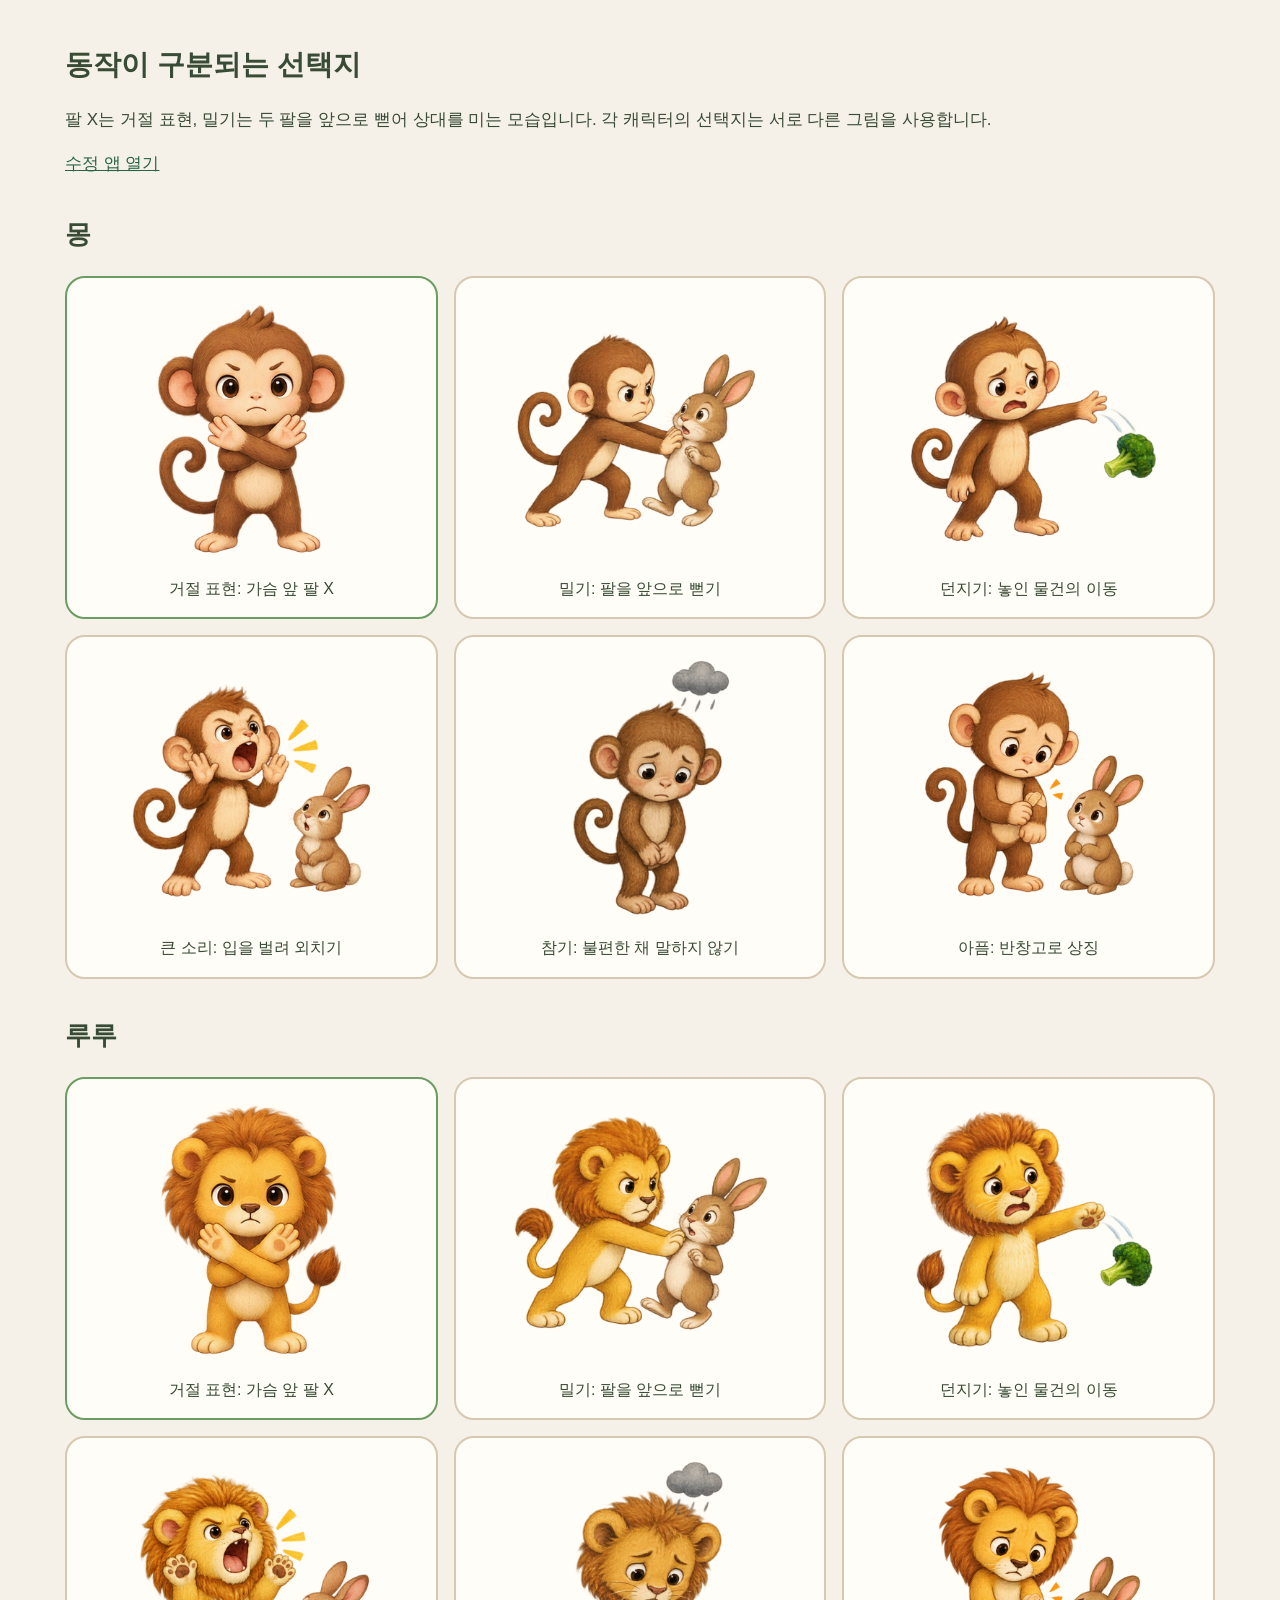
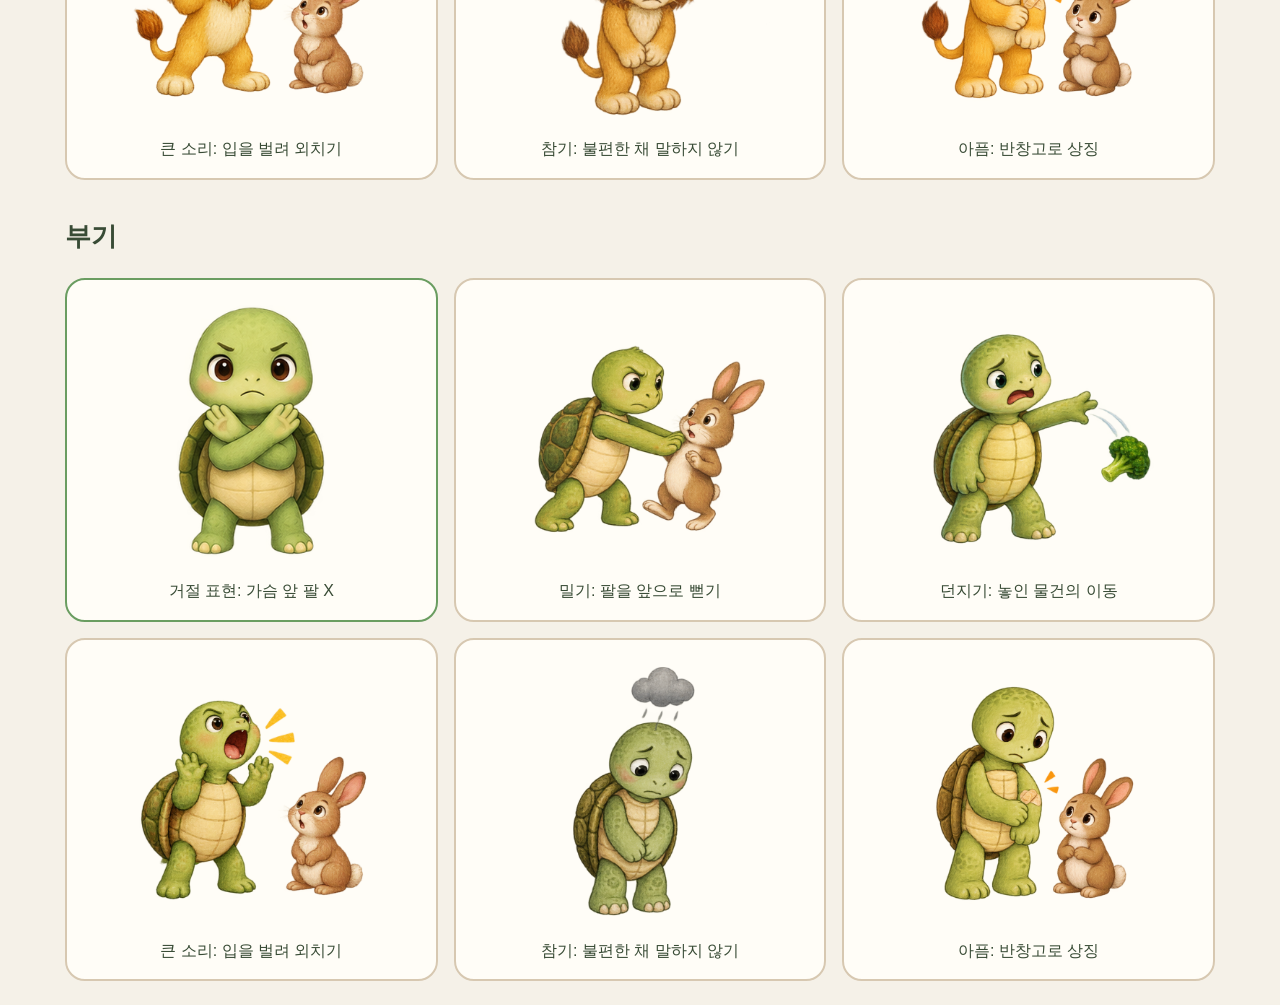
<file: 선택지_미리보기.html>
<!doctype html><html lang="ko"><meta charset="utf-8"><meta name="viewport" content="width=device-width,initial-scale=1"><title>행동별 선택지 그림</title><style>body{margin:0;padding:24px;background:#f5f1e8;color:#384b35;font:17px/1.6 'Malgun Gothic',sans-serif}main{max-width:1150px;margin:auto}h1{font-size:28px}h2{margin-top:36px}.cards{display:grid;grid-template-columns:repeat(3,minmax(0,1fr));gap:16px}figure{margin:0;background:#fffdf7;border:2px solid #d7c8b1;padding:16px;border-radius:20px}.right{border-color:#6a9d61}img{display:block;width:100%;height:270px;object-fit:contain}figcaption{text-align:center;margin-top:12px;font-size:16px}a{color:#276544}@media(max-width:700px){body{padding:12px}.cards{grid-template-columns:repeat(2,minmax(0,1fr));gap:8px}img{height:180px}figure{padding:8px}figcaption{font-size:12px}}</style><main><h1>동작이 구분되는 선택지</h1><p>팔 X는 거절 표현, 밀기는 두 팔을 앞으로 뻗어 상대를 미는 모습입니다. 각 캐릭터의 선택지는 서로 다른 그림을 사용합니다.</p><p><a href="index.html">수정 앱 열기</a></p><h2>몽</h2><div class="cards"><figure class="right"><img src="images/characters/mong-cross.png" alt="팔 X로 거절하는 몽"><figcaption>거절 표현: 가슴 앞 팔 X</figcaption></figure><figure><img src="images/actions/mong-push.png" alt="몽 밀기: 팔을 앞으로 뻗기"><figcaption>밀기: 팔을 앞으로 뻗기</figcaption></figure><figure><img src="images/actions/mong-throw.png" alt="몽 던지기: 놓인 물건의 이동"><figcaption>던지기: 놓인 물건의 이동</figcaption></figure><figure><img src="images/actions/mong-shout.png" alt="몽 큰 소리: 입을 벌려 외치기"><figcaption>큰 소리: 입을 벌려 외치기</figcaption></figure><figure><img src="images/actions/mong-hold.png" alt="몽 참기: 불편한 채 말하지 않기"><figcaption>참기: 불편한 채 말하지 않기</figcaption></figure><figure><img src="images/actions/mong-hurt.png" alt="몽 아픔: 반창고로 상징"><figcaption>아픔: 반창고로 상징</figcaption></figure></div><h2>루루</h2><div class="cards"><figure class="right"><img src="images/characters/ruru-cross.png" alt="팔 X로 거절하는 루루"><figcaption>거절 표현: 가슴 앞 팔 X</figcaption></figure><figure><img src="images/actions/ruru-push.png" alt="루루 밀기: 팔을 앞으로 뻗기"><figcaption>밀기: 팔을 앞으로 뻗기</figcaption></figure><figure><img src="images/actions/ruru-throw.png" alt="루루 던지기: 놓인 물건의 이동"><figcaption>던지기: 놓인 물건의 이동</figcaption></figure><figure><img src="images/actions/ruru-shout.png" alt="루루 큰 소리: 입을 벌려 외치기"><figcaption>큰 소리: 입을 벌려 외치기</figcaption></figure><figure><img src="images/actions/ruru-hold.png" alt="루루 참기: 불편한 채 말하지 않기"><figcaption>참기: 불편한 채 말하지 않기</figcaption></figure><figure><img src="images/actions/ruru-hurt.png" alt="루루 아픔: 반창고로 상징"><figcaption>아픔: 반창고로 상징</figcaption></figure></div><h2>부기</h2><div class="cards"><figure class="right"><img src="images/characters/boogi-cross.png" alt="팔 X로 거절하는 부기"><figcaption>거절 표현: 가슴 앞 팔 X</figcaption></figure><figure><img src="images/actions/boogi-push.png" alt="부기 밀기: 팔을 앞으로 뻗기"><figcaption>밀기: 팔을 앞으로 뻗기</figcaption></figure><figure><img src="images/actions/boogi-throw.png" alt="부기 던지기: 놓인 물건의 이동"><figcaption>던지기: 놓인 물건의 이동</figcaption></figure><figure><img src="images/actions/boogi-shout.png" alt="부기 큰 소리: 입을 벌려 외치기"><figcaption>큰 소리: 입을 벌려 외치기</figcaption></figure><figure><img src="images/actions/boogi-hold.png" alt="부기 참기: 불편한 채 말하지 않기"><figcaption>참기: 불편한 채 말하지 않기</figcaption></figure><figure><img src="images/actions/boogi-hurt.png" alt="부기 아픔: 반창고로 상징"><figcaption>아픔: 반창고로 상징</figcaption></figure></div></main></html>
</file>
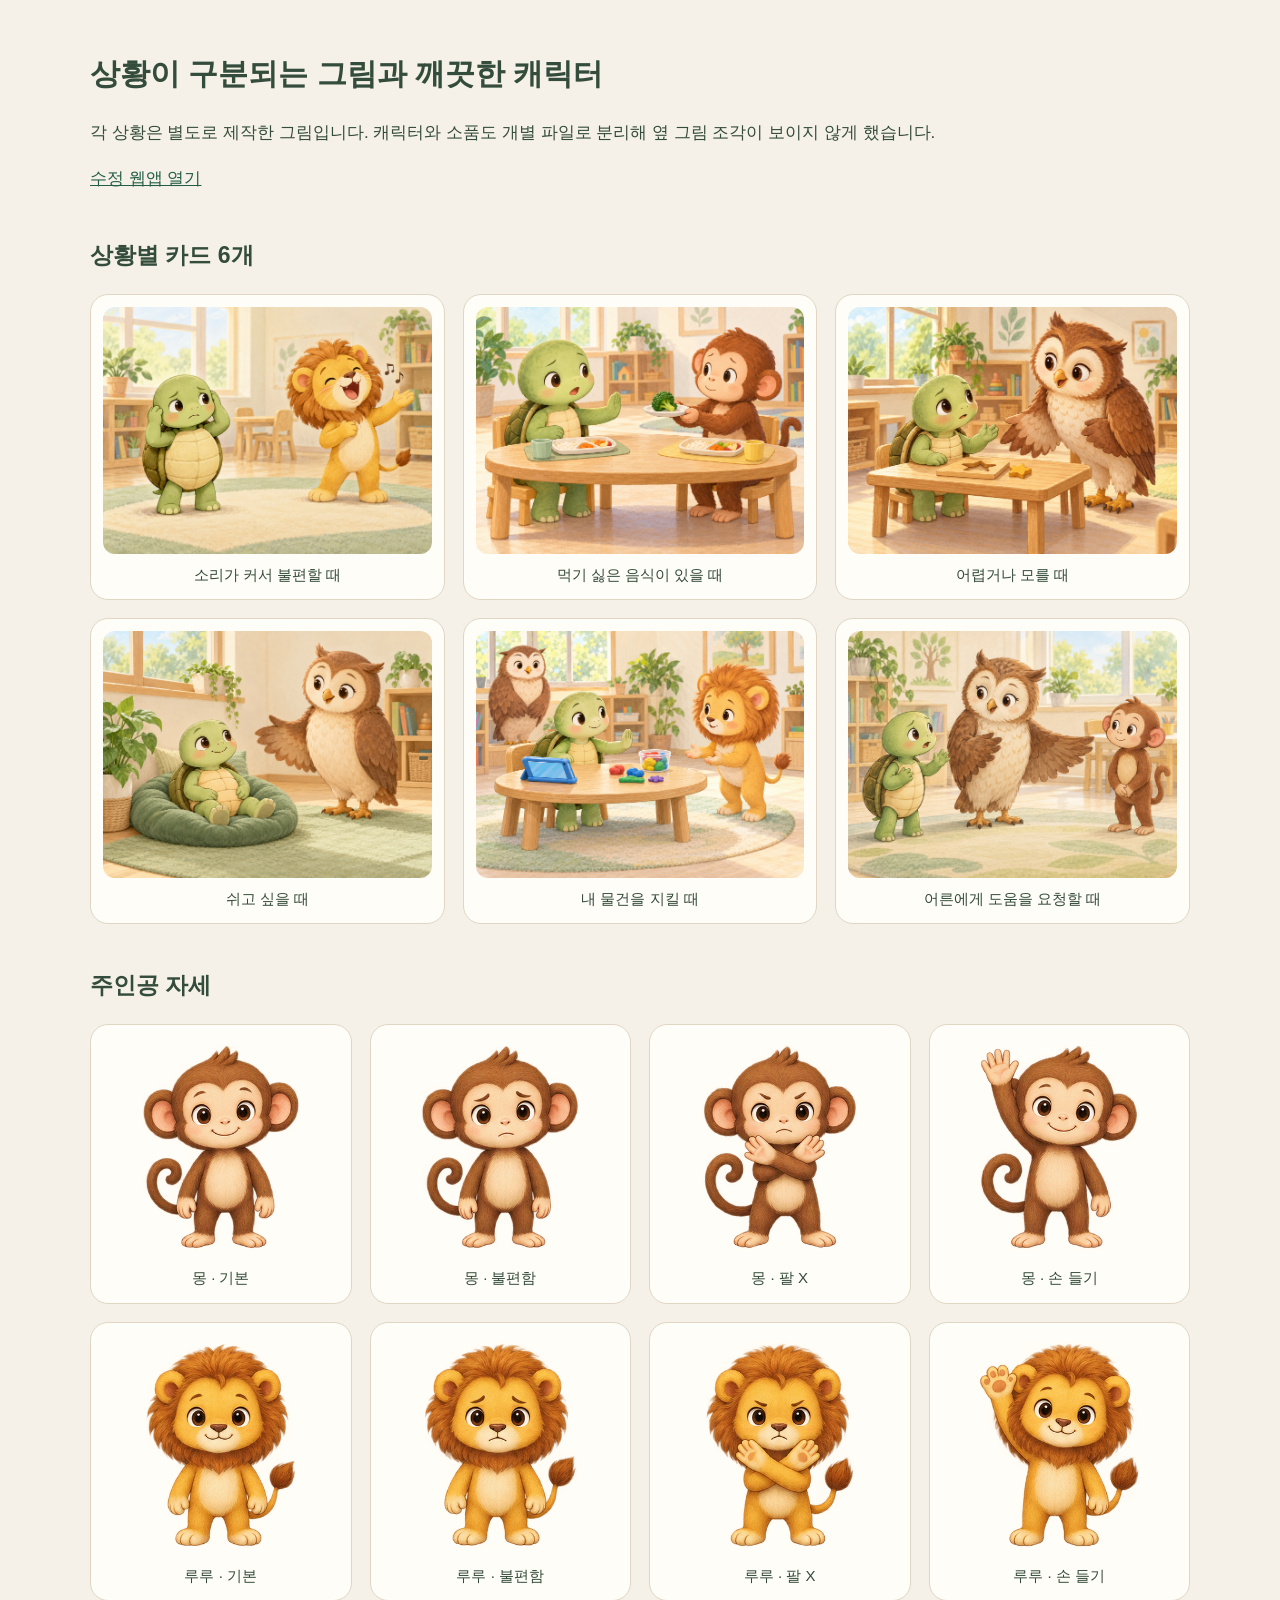
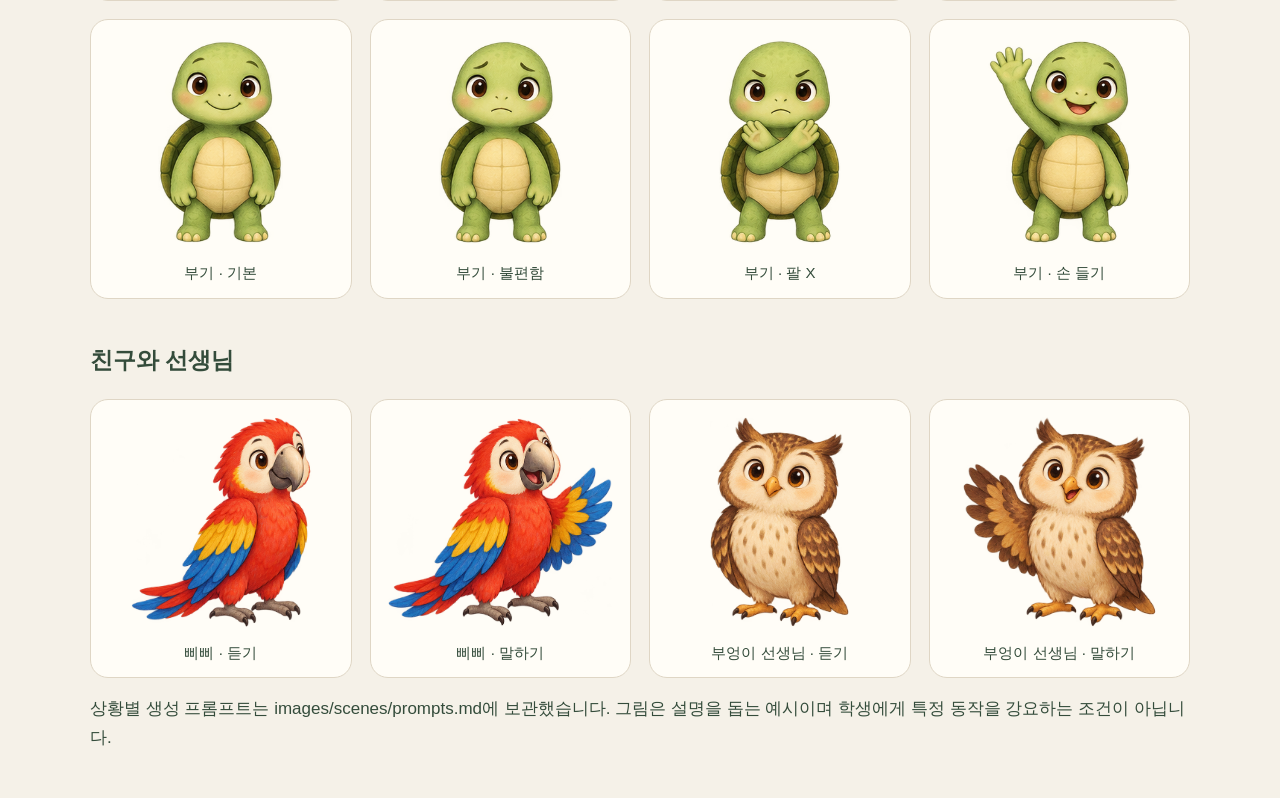
<file: 일러스트_미리보기.html>
<!doctype html><html lang="ko"><meta charset="utf-8"><meta name="viewport" content="width=device-width,initial-scale=1"><title>상황별 일러스트 · 수정판</title><style>body{font:17px/1.7 'Malgun Gothic',sans-serif;background:#f5f1e8;color:#344c3b;margin:0;padding:28px}main{max-width:1100px;margin:auto}h1{font-size:30px}h2{margin-top:42px;font-size:23px}.grid{display:grid;grid-template-columns:repeat(3,minmax(0,1fr));gap:18px}.characters{grid-template-columns:repeat(4,minmax(0,1fr))}figure{margin:0;background:#fffdf7;border:1px solid #dfd6c5;border-radius:18px;padding:12px;text-align:center}img{display:block;width:100%;height:220px;object-fit:contain}.scenes img{height:auto;aspect-ratio:4/3;border-radius:12px}.characters img{height:220px}figcaption{font-size:15px;margin-top:8px}a{color:#245d45}@media(max-width:700px){body{padding:14px}.grid{grid-template-columns:repeat(2,minmax(0,1fr));gap:8px}.characters img{height:170px}figcaption{font-size:12px}}</style><main><h1>상황이 구분되는 그림과 깨끗한 캐릭터</h1><p>각 상황은 별도로 제작한 그림입니다. 캐릭터와 소품도 개별 파일로 분리해 옆 그림 조각이 보이지 않게 했습니다.</p><p><a href="index.html">수정 웹앱 열기</a></p><h2>상황별 카드 6개</h2><div class="grid scenes"><figure><img src="images/scenes/scene-1.png" alt="소리가 커서 불편할 때" loading="lazy"><figcaption>소리가 커서 불편할 때</figcaption></figure><figure><img src="images/scenes/scene-2.png" alt="먹기 싫은 음식이 있을 때" loading="lazy"><figcaption>먹기 싫은 음식이 있을 때</figcaption></figure><figure><img src="images/scenes/scene-3.png" alt="어렵거나 모를 때" loading="lazy"><figcaption>어렵거나 모를 때</figcaption></figure><figure><img src="images/scenes/scene-4.png" alt="쉬고 싶을 때" loading="lazy"><figcaption>쉬고 싶을 때</figcaption></figure><figure><img src="images/scenes/scene-5.png" alt="내 물건을 지킬 때" loading="lazy"><figcaption>내 물건을 지킬 때</figcaption></figure><figure><img src="images/scenes/scene-6.png" alt="어른에게 도움을 요청할 때" loading="lazy"><figcaption>어른에게 도움을 요청할 때</figcaption></figure></div><h2>주인공 자세</h2><div class="grid characters"><figure><img src="images/characters/mong-neutral.png" alt="몽 · 기본" loading="lazy"><figcaption>몽 · 기본</figcaption></figure><figure><img src="images/characters/mong-worried.png" alt="몽 · 불편함" loading="lazy"><figcaption>몽 · 불편함</figcaption></figure><figure><img src="images/characters/mong-cross.png" alt="몽 · 팔 X" loading="lazy"><figcaption>몽 · 팔 X</figcaption></figure><figure><img src="images/characters/mong-raise.png" alt="몽 · 손 들기" loading="lazy"><figcaption>몽 · 손 들기</figcaption></figure><figure><img src="images/characters/ruru-neutral.png" alt="루루 · 기본" loading="lazy"><figcaption>루루 · 기본</figcaption></figure><figure><img src="images/characters/ruru-worried.png" alt="루루 · 불편함" loading="lazy"><figcaption>루루 · 불편함</figcaption></figure><figure><img src="images/characters/ruru-cross.png" alt="루루 · 팔 X" loading="lazy"><figcaption>루루 · 팔 X</figcaption></figure><figure><img src="images/characters/ruru-raise.png" alt="루루 · 손 들기" loading="lazy"><figcaption>루루 · 손 들기</figcaption></figure><figure><img src="images/characters/boogi-neutral.png" alt="부기 · 기본" loading="lazy"><figcaption>부기 · 기본</figcaption></figure><figure><img src="images/characters/boogi-worried.png" alt="부기 · 불편함" loading="lazy"><figcaption>부기 · 불편함</figcaption></figure><figure><img src="images/characters/boogi-cross.png" alt="부기 · 팔 X" loading="lazy"><figcaption>부기 · 팔 X</figcaption></figure><figure><img src="images/characters/boogi-raise.png" alt="부기 · 손 들기" loading="lazy"><figcaption>부기 · 손 들기</figcaption></figure></div><h2>친구와 선생님</h2><div class="grid characters"><figure><img src="images/characters/pipi-neutral.png" alt="삐삐 · 듣기" loading="lazy"><figcaption>삐삐 · 듣기</figcaption></figure><figure><img src="images/characters/pipi-talk.png" alt="삐삐 · 말하기" loading="lazy"><figcaption>삐삐 · 말하기</figcaption></figure><figure><img src="images/characters/owl-neutral.png" alt="부엉이 선생님 · 듣기" loading="lazy"><figcaption>부엉이 선생님 · 듣기</figcaption></figure><figure><img src="images/characters/owl-talk.png" alt="부엉이 선생님 · 말하기" loading="lazy"><figcaption>부엉이 선생님 · 말하기</figcaption></figure></div><p>상황별 생성 프롬프트는 images/scenes/prompts.md에 보관했습니다. 그림은 설명을 돕는 예시이며 학생에게 특정 동작을 강요하는 조건이 아닙니다.</p></main></html>
</file>
<file: learning.css>
/* Student choice, reading accessibility and low-sensory presentation. */
button:focus-visible,[role=button]:focus-visible,summary:focus-visible,a:focus-visible,input:focus-visible,select:focus-visible,textarea:focus-visible{outline:4px solid #184d88;outline-offset:4px}
.learning-choice{pointer-events:auto;background:#fffaf0;color:#3f3328;border:2px solid #ab8256;border-radius:24px;padding:clamp(18px,3vw,32px);width:min(650px,90vw);max-height:75vh;overflow:auto;box-shadow:0 14px 40px #21382840;display:grid;grid-template-columns:1fr 1fr;gap:14px;z-index:30}
.learning-choice h2{grid-column:1/-1;margin:0 0 10px;font-size:clamp(20px,3vw,30px);line-height:1.5;text-align:center}
.learning-choice button{padding:18px 12px;min-height:58px;font-size:clamp(17px,2.5vw,25px);background:#e6f0df;border:2px solid #567947;border-radius:15px}
.learning-choice button:hover{background:#d2e5c8}
.break-control,.motion-control{position:fixed;z-index:24;background:#fffaf0ee;color:#493a2b;border:2px solid #967344;border-radius:14px;padding:10px 14px;min-height:44px;font-size:15px;box-shadow:0 2px 8px #26391c21}
.break-control{left:16px;top:12px}.motion-control{left:16px;top:64px}
.gate-message{text-align:center;color:#fff;background:#314c35ed;padding:8px 14px;border-radius:12px;font-size:clamp(13px,1.6vw,18px);max-width:80vw;margin:12px auto}
.quick-aac{position:fixed;inset:0;z-index:90;background:#203f2aaa;display:flex;align-items:center;justify-content:center;padding:18px}
.quick-aac-panel{background:#fffaf0;color:#493a2b;padding:22px;border-radius:24px;width:min(850px,96vw);max-height:94dvh;overflow:auto;box-shadow:0 15px 50px #0004}
.quick-aac-panel h2{margin:0 0 4px;font-size:25px}.quick-aac-panel p{margin:0 0 14px}
.quick-aac-grid{display:grid;grid-template-columns:repeat(4,1fr);gap:10px}
.quick-aac-grid button{background:#fff;border:2px solid #c3ac86;border-radius:18px;padding:12px;display:flex;flex-direction:column;align-items:center;gap:8px;min-width:0}
.quick-aac-grid span{display:block;width:clamp(55px,8vw,100px);height:clamp(55px,8vw,100px)}
.quick-aac-grid svg,.quick-aac-grid img{width:100%;height:100%;object-fit:contain}.quick-aac-grid strong{font-size:18px}
.quick-close{display:block;background:#dbebd1;border:2px solid #567947;border-radius:12px;padding:12px 24px;margin:18px 0 0 auto;font-size:18px}
.low-motion *,.low-motion *::before,.low-motion *::after{animation-duration:.001ms!important;animation-iteration-count:1!important;transition-duration:.001ms!important;scroll-behavior:auto!important}
@media(prefers-reduced-motion:reduce){*,*::before,*::after{animation-duration:.001ms!important;animation-iteration-count:1!important;transition-duration:.001ms!important}}
@media(max-width:600px){.break-control,.motion-control{font-size:12px;min-height:40px;padding:8px}.break-control{left:8px;top:8px}.motion-control{left:8px;top:54px}.learning-choice{gap:9px}.quick-aac-grid{grid-template-columns:repeat(2,1fr)}.quick-aac-grid button{padding:8px}.quick-aac-panel{padding:15px}.quick-aac-grid strong{font-size:16px}}

/* Individually isolated PNGs, never CSS atlas crops. */
.character-art{position:relative;display:block;width:100%;height:100%;pointer-events:none}
.character-art>img{position:absolute;inset:0;display:block;width:100%;height:100%;object-fit:contain;object-position:center bottom;filter:drop-shadow(0 4px 3px #5a542218)}
.character-art>.character-cross,.character-art>.character-raise{display:none}
.pose-x .character-art>.character-default,.pose-stop .character-art>.character-default{display:none}
.pose-x .character-art>.character-cross,.pose-stop .character-art>.character-cross{display:block}
.pose-raise .character-art>.character-default,.pose-up .character-art>.character-default{display:none}
.pose-raise .character-art>.character-raise,.pose-up .character-art>.character-raise{display:block}
.char .inner,.gate-hero .inner,.bk-ch .inner{inset:0;height:100%;aspect-ratio:auto}
.layer>.character-art{height:100%}.pick-char>.character-art{height:100%}
.illustrated-object{display:block;width:100%;height:100%;object-fit:contain;object-position:center;max-width:100%;max-height:100%}
.prop .illustrated-object,.toy .illustrated-object,.qcard .illustrated-object{height:auto}
.painted-prop{display:block;width:100%;aspect-ratio:1.5}.painted-prop>.illustrated-object{height:100%;width:100%;object-fit:contain}
.completed-prop{filter:drop-shadow(0 0 12px #eeb42d)}
.mc-ic{overflow:hidden;min-width:0;min-height:0;width:100%;flex:1 1 0}
.mc-ic>.scene-thumbnail{display:block;width:100%;height:100%;max-width:100%;max-height:100%;object-fit:contain;border-radius:16px}
.mcard{overflow:hidden}.mc-quick{z-index:2}.mc-t{flex-shrink:0;padding:5px 0 0}
.wood{background:#fff8eaeF;border-color:#98754a;box-shadow:0 5px 0 #91714933,0 12px 25px #355d2522;text-shadow:none;color:#4a3827}
.t-main{color:#3d673c;text-shadow:none}.t-top{color:#6d5538;text-shadow:none}
.card{border-color:#9b8059;box-shadow:0 7px 0 #8c704340}.startBtn{border-color:#fffaf0}

.learning-paused *,.learning-paused *::before,.learning-paused *::after{animation-play-state:paused!important}

/* A page becomes available only after an actual audio end event. */
.bk-nav:disabled{cursor:default;filter:grayscale(1);opacity:.42;animation:none!important}
.bk-listen-status{position:absolute;bottom:.6vh;left:12%;right:12%;text-align:center;font-size:clamp(11px,1.5vw,16px);line-height:1.4;background:#fffdf5;color:#54684a;padding:2px 5px;border-radius:8px}
.bk-dots{bottom:3.2vh}.bk-text{padding-bottom:6vh}
.recording-gate{inset:4vh 8vw;overflow:auto;justify-content:flex-start;padding:12px 8px 32px;gap:14px;overscroll-behavior:contain}
.recording-gate .gate-board{flex-shrink:0;width:min(900px,100%);padding:16px 22px;gap:22px;border:2px solid #b0c49f;border-radius:22px;box-shadow:0 6px 22px #203b2826;animation:none;flex-direction:row}
.recording-gate .gate-hero{flex:0 0 128px;width:128px;height:142px;aspect-ratio:auto}
.recording-gate .gate-right{flex:1;min-width:0;gap:9px}.recording-gate h2{font-size:clamp(18px,2.6vw,25px);margin:0;text-align:center}
.gate-target{font-size:clamp(24px,3.5vw,40px);font-weight:800;line-height:1.45;text-align:center;color:#354c32}
.model-replay{font-size:17px;padding:9px 18px;background:#edf2e7;border:2px solid #799368;border-radius:12px;min-height:44px}
.model-status{font-size:15px;line-height:1.5;text-align:center;margin:0;color:#58644f}
.recording-mount{width:min(900px,100%);flex-shrink:0}.recording-mount[hidden]{display:none!important}
.recording-finish{flex-shrink:0;display:block;background:#3b7652;color:white;font-size:22px;font-weight:800;border:2px solid #285c3b;border-radius:16px;padding:13px 20px;min-height:56px;width:min(440px,100%)}
.recording-finish:disabled{background:#deded5;color:#64665e;border-color:#b7b9ac;cursor:default}
@media(max-width:600px){.recording-gate{inset:10vh 2vw 8vh;padding:8px 4px 20px}.recording-gate .gate-board{padding:12px;gap:10px}.recording-gate .gate-hero{flex-basis:76px;width:76px;height:110px}.gate-target{font-size:24px}.model-status{font-size:13px}.recording-finish{font-size:18px}.mc-t{font-size:clamp(13px,2vw,20px)}.bk-listen-status{font-size:11px;left:5%;right:5%}}

.card-art>.choice-action{width:100%;height:100%;object-fit:contain;object-position:center;display:block}
</file>
<file: education-tools.css>
.edu-launch{position:fixed;left:10px;bottom:10px;z-index:65;padding:9px 13px!important;border:2px solid #6e4a2e!important;border-radius:10px!important;background:#fffaf0!important;color:#4a2b1a!important;font-size:13px!important;min-height:40px;box-shadow:0 2px 4px #0002}
.edu-shade{position:fixed;inset:0;z-index:1000;display:flex;align-items:center;justify-content:center;padding:12px;background:#182d28b8;user-select:text;-webkit-user-select:text}
.edu-panel{width:min(920px,100%);max-height:calc(100vh - 24px);max-height:calc(100dvh - 24px);overflow:auto;overscroll-behavior:contain;background:#fffdf6;color:#293e35;border:2px solid #466958;border-radius:16px;padding:22px;font:16px/1.65 'Malgun Gothic','Noto Sans KR',sans-serif;text-align:left;scroll-behavior:auto}
.edu-panel *{box-sizing:border-box}
.edu-header{display:flex;align-items:flex-start;justify-content:space-between;gap:14px}
.edu-panel h2{font-size:24px;line-height:1.35;margin:0 0 8px}.edu-panel h3{font-size:20px;line-height:1.5;margin:0 0 12px;scroll-margin-top:12px}.edu-panel h4{font-size:17px;margin:0}.edu-panel p{margin:6px 0 14px}
.edu-panel button{font:inherit;line-height:1.4;border:1px solid #82968a;padding:9px 13px;border-radius:8px;background:#fff;min-height:44px;color:#293e35;flex-shrink:0}
.edu-panel button:hover{background:#f0f7ef}.edu-panel button:focus-visible,.edu-panel input:focus-visible,.edu-panel textarea:focus-visible,.edu-panel select:focus-visible,.edu-panel h3:focus-visible{outline:3px solid #156fbe;outline-offset:3px}
.edu-panel .edu-primary{background:#225943;color:white;border-color:#225943;font-weight:700;margin-top:5px}.edu-panel .edu-primary:hover{background:#194532}.edu-panel .edu-secondary{font-size:14px;background:#f4f7f1}.edu-panel .edu-close{background:#f3eee0;font-weight:700}
.edu-notice{background:#e8f2e9;border-left:5px solid #326447;padding:12px 14px;border-radius:6px;font-weight:600}.edu-nav{display:flex;gap:8px;flex-wrap:wrap;margin:14px 0}.edu-nav button{font-size:14px;min-height:42px}
.edu-section{border-top:1px solid #cfdbcf;padding-top:22px;margin-top:22px;scroll-margin-top:18px}.edu-panel form>label,.edu-two>label{display:flex;flex-direction:column;gap:5px;font-weight:600;margin:12px 0}.edu-panel label>span,.edu-panel legend>span{font-size:13px;font-weight:400;color:#4d6256}
.edu-panel input:not([type=checkbox]),.edu-panel textarea,.edu-panel select{font:inherit;font-size:16px;padding:9px 11px;border:1px solid #8eaa98;border-radius:7px;background:#fff;color:#263c31;width:100%;min-width:0;user-select:text;-webkit-user-select:text;line-height:1.5}.edu-panel textarea{resize:vertical}.edu-two{display:grid;grid-template-columns:1fr 1fr;gap:14px}.edu-panel fieldset{border:1px solid #b6c9b9;border-radius:8px;padding:11px 14px;margin:14px 0}.edu-panel legend{font-weight:600;padding:0 5px}.edu-checks{display:flex;flex-wrap:wrap;gap:12px}.edu-checks label,.edu-checklist label{display:flex;align-items:flex-start;gap:7px;font-weight:400;cursor:pointer}.edu-panel input[type=checkbox]{width:20px;height:20px;min-width:20px;margin:3px 0;accent-color:#225943}.edu-checklist label{margin:9px 0}
.edu-panel .edu-small{font-size:13px;color:#4d6256;line-height:1.65}.edu-status{position:relative;white-space:pre-wrap;font-size:14px;min-height:24px;color:#225943;font-weight:600}.edu-status.edu-error{color:#a52b18}.edu-record-header{display:flex;justify-content:space-between;align-items:center;gap:12px;margin-top:26px}.edu-records{padding-left:24px}.edu-records li{padding:9px 0;border-bottom:1px solid #dce5da;overflow-wrap:anywhere;font-size:14px}.edu-records li p{margin:3px 0;white-space:pre-wrap}.edu-guide{padding-left:24px}.edu-guide li{margin:12px 0}.edu-footer{display:flex;justify-content:flex-end;border-top:1px solid #dce5da;padding-top:17px;margin-top:20px}
@media(max-width:600px){.edu-shade{padding:6px}.edu-panel{padding:17px 14px;max-height:calc(100dvh - 12px);border-radius:10px}.edu-panel h2{font-size:21px}.edu-panel h3{font-size:18px}.edu-two{grid-template-columns:1fr;gap:0}.edu-header p{font-size:14px}.edu-record-header{align-items:flex-start;flex-direction:column}.edu-launch{font-size:12px!important;padding:7px 10px!important;bottom:6px;left:6px}.edu-checks{flex-direction:column;gap:8px}}
@media print{.edu-launch{display:none}.edu-shade{position:static;background:white;padding:0}.edu-panel{max-height:none;overflow:visible;border:0;width:100%;padding:0}.edu-header button,.edu-nav,.edu-panel form button,.edu-footer{display:none}#app{display:none}}
</file>
<file: practice-recorder.css>
.practice-recorder{pointer-events:auto;width:min(780px,94vw);margin:12px auto 0;padding:16px 20px;border:2px solid #b9cbb5;border-radius:18px;background:#fffdf5;color:#354832;box-shadow:0 4px 20px #183c191f;font-size:16px;line-height:1.5;text-align:left}
.practice-recorder h3{font-size:23px;margin:0 0 5px}.practice-recorder p{margin:7px 0}.pr-instruction{font-size:18px;font-weight:700}.pr-actions{display:flex;flex-wrap:wrap;gap:8px;margin:12px 0}
.practice-recorder button,.pr-library button{font:inherit;min-height:46px;padding:9px 14px;border:2px solid #55764c;background:#edf4e5;border-radius:11px;color:#314b2a;cursor:pointer}.practice-recorder button[data-pr=record]{background:#fff0e8;border-color:#bd7152;color:#7f3022;font-weight:700}.practice-recorder button[data-pr=stop]{background:#ffdfd0;border-color:#9b4d32}
.practice-recorder button:disabled{opacity:.45;cursor:default}.practice-recorder button:focus-visible,.pr-library button:focus-visible,.pr-review input:focus-visible,.pr-library audio:focus-visible{outline:4px solid #1d679d;outline-offset:3px}
.pr-progress{display:flex;justify-content:space-between;gap:12px;font-size:14px;color:#53654d}.pr-time{font-variant-numeric:tabular-nums}.pr-step{font-weight:700}.pr-status{min-height:1.5em;padding:8px 10px;border-radius:8px;background:#f0f4e9}.pr-status.pr-error{color:#9d3827;background:#fff0e9}
.pr-review{display:flex;gap:10px;align-items:flex-start;padding:10px 0;font-size:16px;font-weight:700;cursor:pointer}.pr-review input{width:23px;height:23px;flex-shrink:0;margin:1px 0;accent-color:#3e7242}.pr-review:has(input:disabled){opacity:.55}.pr-privacy{font-size:12px;color:#65735e}.pr-recording{border-color:#bf7153}.pr-recording .pr-step{color:#9e3e28}.pr-ready{border-color:#43853c;background:#f6fff1}
.pr-library{position:fixed;inset:0;z-index:1200;display:flex;align-items:center;justify-content:center;padding:16px;background:#183323ba;user-select:text;-webkit-user-select:text}.pr-library-panel{width:min(850px,96vw);max-height:94dvh;overflow:auto;background:#fffdf6;border:2px solid #7a8d68;border-radius:20px;padding:22px;color:#34452e;font:16px/1.6 'Malgun Gothic',sans-serif}.pr-library header{display:flex;align-items:center;justify-content:space-between;gap:18px}.pr-library h2{margin:0;font-size:23px}.pr-library-card{margin:16px 0;padding:14px;border:1px solid #ccd7c2;background:#fff;border-radius:12px}.pr-library-card h3{font-size:16px;margin:0 0 7px}.pr-library-card p{margin:4px 0}.pr-library-card audio{width:100%;margin:9px 0}.pr-library-card button{margin:4px 8px 0 0}
@media(max-width:600px){.practice-recorder{padding:12px;margin-top:8px;font-size:14px}.practice-recorder h3{font-size:20px}.pr-instruction{font-size:15px}.pr-actions{display:grid;grid-template-columns:1fr 1fr;gap:7px}.practice-recorder button{font-size:15px;padding:9px 7px;min-height:46px}.pr-review{font-size:14px}.pr-progress{font-size:12px;flex-wrap:wrap}.pr-library-panel{padding:15px}.pr-library h2{font-size:20px}}
</file>
